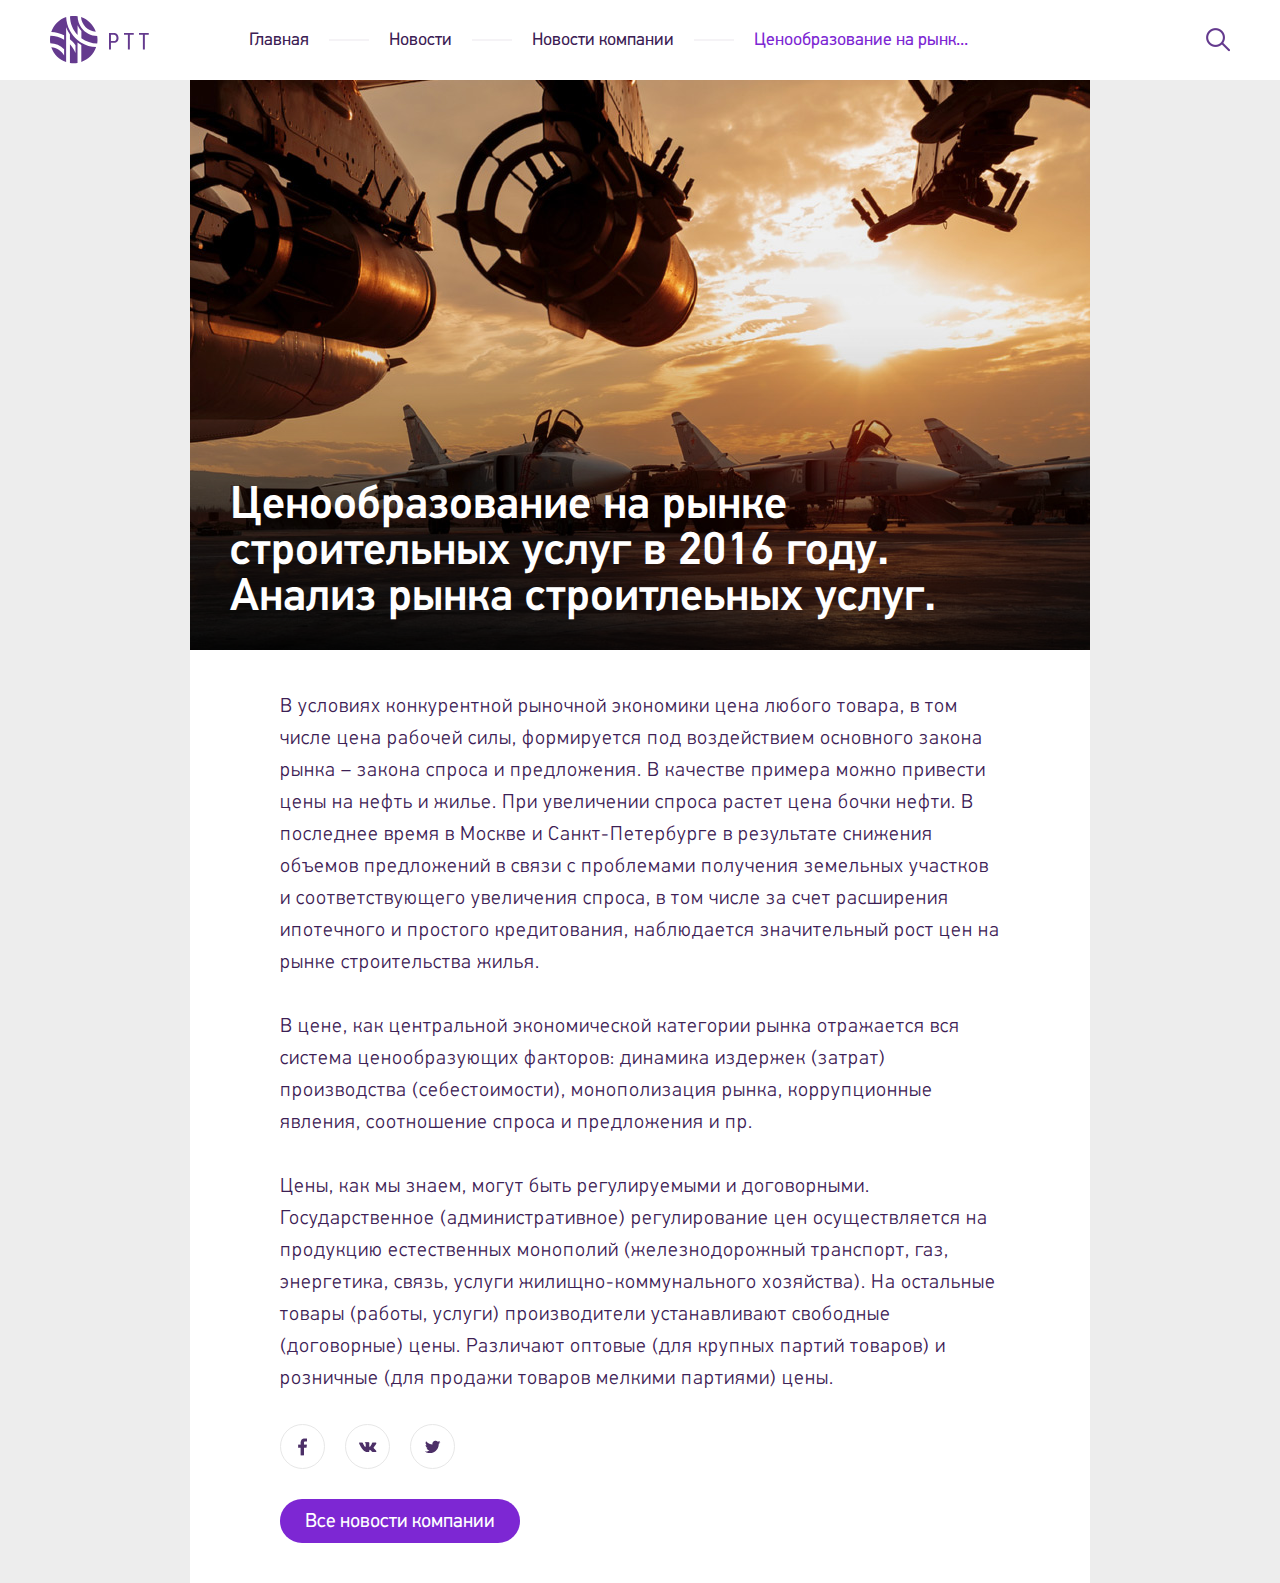
<file: detal-news-comp.html>
<!DOCTYPE html>
<html lang="ru">
<head>
	<meta charset="utf-8">
	<meta name="viewport" content="width=device-width, initial-scale=1.0">
	<meta http-equiv="Content-type" content="text/html; utf-8">
	<meta http-equiv="Content-language" content="ru-RU">
	<meta name="robots" content="all">
	<meta name="description" content="">
	<meta name="keywords" content="">
	<title>Разводящая новостей</title>
	<link rel="shortcut icon" href="favicon.ico@v=2" type="image/x-icon"/> 
	<link rel="icon" href="favicon.ico@v=2" type="image/x-icon"/>
	<link rel="stylesheet" href="css/normalize.css"/>
	<link rel="stylesheet" href="fonts/fonts.css"/>
	<link rel="stylesheet" href="css/default.css"/>
	<link rel="stylesheet" href="css/main.css"/>
	<link rel="stylesheet" href="js/pagepiling/jquery.pagepiling.css"/>
	<link rel="stylesheet" href="js/scrollbar/jquery.mCustomScrollbar.min.css">
</head>
<body>
	<header class="header clearfix">
		<div class="mob-header clearfix">
			<a href="#" class="back">
				Назад
			</a>
			<a href="#" class="search">
				Поиск
			</a>
		</div>
		<div class="logo">
			<a href="#" class="link">
				<svg xmlns="http://www.w3.org/2000/svg" id="logo" width="99" height="48" viewBox="0 0 99 48" class="logo"><title>RTT</title><path id="logo1" d="M68.31 63.65C66.98 62.839999999999996 65.71000000000001 61.94 64.52 60.949999999999996C61.419999999999995 58.379999999999995 58.849999999999994 55.24999999999999 56.92999999999999 51.709999999999994C54.629999999999995 47.49999999999999 53.33999999999999 42.8 53.15999999999999 37.99999999999999C46.12999999999999 40.379999999999995 40.609999999999985 45.91 38.23999999999999 52.94999999999999C42.719999999999985 53.11999999999999 47.109999999999985 54.26999999999999 51.109999999999985 56.30999999999999L51.109999999999985 60.64999999999999C46.93999999999998 58.12999999999999 42.179999999999986 56.779999999999994 37.30999999999999 56.72999999999999C37.09999999999999 57.98999999999999 36.999999999999986 59.25999999999999 36.999999999999986 60.52999999999999L36.999999999999986 60.52999999999999C36.999999999999986 61.80999999999999 37.09999999999999 63.08999999999999 37.30999999999999 64.34999999999998C42.499999999999986 64.41999999999997 47.45999999999999 66.52999999999999 51.109999999999985 70.22999999999998L51.109999999999985 76.48999999999998C48.48999999999999 71.74999999999999 43.679999999999986 68.63999999999999 38.289999999999985 68.19999999999999C40.679999999999986 75.17999999999999 46.15999999999998 80.66 53.12999999999998 83.02999999999999L53.12999999999998 48.19999999999999C54.079999999999984 50.819999999999986 55.35999999999998 53.30999999999999 56.92999999999998 55.609999999999985L56.92999999999998 60.149999999999984C57.62999999999998 60.72999999999998 58.28999999999998 61.33999999999998 58.939999999999976 61.97999999999998C60.24999999999998 63.26999999999998 61.439999999999976 64.66999999999999 62.49999999999998 66.16999999999999L62.49999999999998 73.99999999999999C61.58999999999998 71.75999999999999 60.39999999999998 69.64999999999999 58.939999999999976 67.72999999999999C58.31999999999998 66.89999999999999 57.63999999999998 66.1 56.92999999999998 65.35L56.92999999999998 84.00999999999999C58.17999999999998 84.21999999999998 59.44999999999998 84.32 60.71999999999998 84.32L60.71999999999998 84.32C61.98999999999998 84.32 63.25999999999998 84.22 64.51999999999998 84.00999999999999L64.51999999999998 63.519999999999996C65.72999999999998 64.42 66.98999999999998 65.24 68.30999999999999 65.97999999999999L68.30999999999999 83.02999999999999C75.29999999999998 80.64999999999999 80.78999999999999 75.12999999999998 83.15999999999998 68.11999999999999C77.90999999999998 67.91 72.80999999999999 66.36999999999999 68.30999999999999 63.64999999999999Z " fill="#643a8e" fill-opacity="1" transform="matrix(1,0,0,1,-37,-37)" /><path id="logo2" d="M82.8 52.85C80.42 45.870000000000005 74.96 40.39 68 38C68.63 45.92 74.9 52.21 82.8 52.85Z " fill="#643a8e" fill-opacity="1" transform="matrix(1,0,0,1,-37,-37)" /><path id="logo3" d="M68.38 48.71C65.97 45.39 64.64999999999999 41.410000000000004 64.58999999999999 37.31C63.32999999999999 37.1 62.05999999999999 37 60.78999999999999 37L60.78999999999999 37C59.51999999999999 37 58.24999999999999 37.11 56.99999999999999 37.31C57.06999999999999 44.28 59.779999999999994 50.96 64.58 56L64.58 46.2C65.53999999999999 48.28 66.82 50.21 68.38 51.900000000000006L68.38 59.330000000000005C72.97999999999999 62.690000000000005 78.50999999999999 64.52000000000001 84.19999999999999 64.58000000000001C84.39999999999999 63.33000000000001 84.50999999999999 62.06000000000001 84.50999999999999 60.79000000000001L84.50999999999999 60.79000000000001C84.50999999999999 59.51000000000001 84.39999999999999 58.23000000000001 84.19999999999999 56.97000000000001C77.91999999999999 56.87000000000001 72.05999999999999 53.81000000000002 68.38 48.710000000000015Z " fill="#643a8e" fill-opacity="1" transform="matrix(1,0,0,1,-37,-37)" /><path id="text1" d="M96 70.45L96 54L101 54C104 54 105.53 56.27 105.53 58.93C105.53 61.6 103.98 63.86 101 63.86L97.94 63.86L97.94 70.42ZM103.51 58.93C103.51 57.06 102.5 55.73 100.80000000000001 55.73L97.94000000000001 55.73L97.94000000000001 62.12L100.77000000000001 62.12C102.50000000000001 62.12 103.51 60.8 103.51 58.93Z " fill="#643a8e" fill-opacity="1" transform="matrix(1,0,0,1,-37,-37)" /><path id="text2" d="M114.89 70.45L114.89 55.730000000000004L111 55.730000000000004L111 54.00000000000001L120.76 54.00000000000001L120.76 55.730000000000004L116.84 55.730000000000004L116.84 70.45Z " fill="#643a8e" fill-opacity="1" transform="matrix(1,0,0,1,-37,-37)" /><path id="text3" d="M129.89 70.45L129.89 55.730000000000004L125.99999999999999 55.730000000000004L125.99999999999999 54.00000000000001L135.76 54.00000000000001L135.76 55.730000000000004L131.84 55.730000000000004L131.84 70.45Z " fill="#643a8e" fill-opacity="1" transform="matrix(1,0,0,1,-37,-37)" /></svg>
			</a>
		</div>
		<ul class="nav">
			<li class="item">
				<a href="#" class="link">
					Главная
				</a>
			</li>
			<li class="item">
				<a href="#" class="link">
					Новости
				</a>
			</li>
			<li class="item">
				<a href="#" class="link">
					Новости компании
				</a>
			</li>
			<li class="item active">
				<a href="#" class="link">
					Ценообразование на рынк...
				</a>
			</li>
		</ul>
		<a href="#" class="search">
			Поиск
		</a>
	</header>
	<div class="c-page">
		<div class="img-wp">
			<div class="time">
				04.02.2017
			</div>
			<img src="img/img3.jpg" alt="1">
			<h2>
				Ценообразование на рынке строительных услуг в 2016 году.<br>Анализ рынка строитлеьных услуг.
			</h2>
		</div>
		<div class="content-wp">
			<p>
				В условиях конкурентной рыночной экономики цена любого товара, в том числе цена рабочей силы, формируется под воздействием основного закона рынка – закона спроса и предложения. В качестве примера можно привести цены на нефть и жилье. При увеличении спроса растет цена бочки нефти. В последнее время в Москве и Санкт-Петербурге в результате снижения объемов предложений в связи с проблемами получения земельных участков и соответствующего увеличения спроса, в том числе за счет расширения ипотечного и простого кредитования, наблюдается значительный рост цен на рынке строительства жилья.<br><br>В цене, как центральной экономической категории рынка отражается вся система ценообразующих факторов: динамика издержек (затрат) производства (себестоимости), монополизация рынка, коррупционные явления, соотношение спроса и предложения и пр.<br><br>Цены, как мы знаем, могут быть регулируемыми и договорными. Государственное (административное) регулирование цен осуществляется на продукцию естественных монополий (железнодорожный транспорт, газ, энергетика, связь, услуги жилищно-коммунального хозяйства). На остальные товары (работы, услуги) производители устанавливают свободные (договорные) цены. Различают оптовые (для крупных партий товаров) и розничные (для продажи товаров мелкими партиями) цены.
			</p>
			<ul class="social-row">
				<li class="item">
					<a href="#" class="link" style="background-image: url(img/icon/1.png);"></a>
				</li>
				<li class="item">
					<a href="#" class="link" style="background-image: url(img/icon/2.png);"></a>
				</li>
				<li class="item">
					<a href="#" class="link" style="background-image: url(img/icon/3.png);"></a>
				</li>
			</ul>
			<div class="button-wp">
				<a href="#" class="button">
					Все новости компании
				</a>
			</div>
		</div>
		<div class="more-news-wp">
			<a href="#" class="more-news">
				<span>&mdash;</span> Еще новости
			</a>
		</div>
	</div>
	<div class="go-index">
		<a href="#" class="button">
			Все новости компании
		</a>
	</div>
		<!--[if lt IE 9]><script src="http://ie7-js.googlecode.com/svn/version/2.1(beta4)/IE9.js"></script><![endif]-->
<!--[if lt IE 9]><script src="http://html5shiv.googlecode.com/svn/trunk/html5.js"></script><![endif]-->

<!-- Маска поля ввода !-->
	<script src="js/inputmask.min.js"></script>
	<script src="js/jquery.inputmask.js"></script>
<!-- Плавные анимации !-->
	<script src="js/jquery.easing.min.js"></script>
<!-- AJAX-форма !-->
	<script src="js/jquery.form.min.js"></script>
<!-- Кроссбраузерность форм !-->
	<script type="text/javascript" src="js/modernizr-2.5.3.forms.js"></script>
	<script type="text/javascript" data-webforms2-support="validation" src="js/html5forms.min.js"></script>
<!-- Карусель и модальные окна !-->
	<script type="text/javascript" src="js/pagepiling/jquery.pagepiling.min.js"></script>
	<script type="text/javascript" src="js/scrollbar/jquery.mCustomScrollbar.min.js"></script>
<!-- ЯндексКарты -->
	<script src="https://api-maps.yandex.ru/2.1/?lang=ru_RU" type="text/javascript"></script>
	<script type="text/javascript" src="js/yandexmap.js"></script>
	<script src="js/dev/scripts.js"></script>
</body>
</html>
</file>
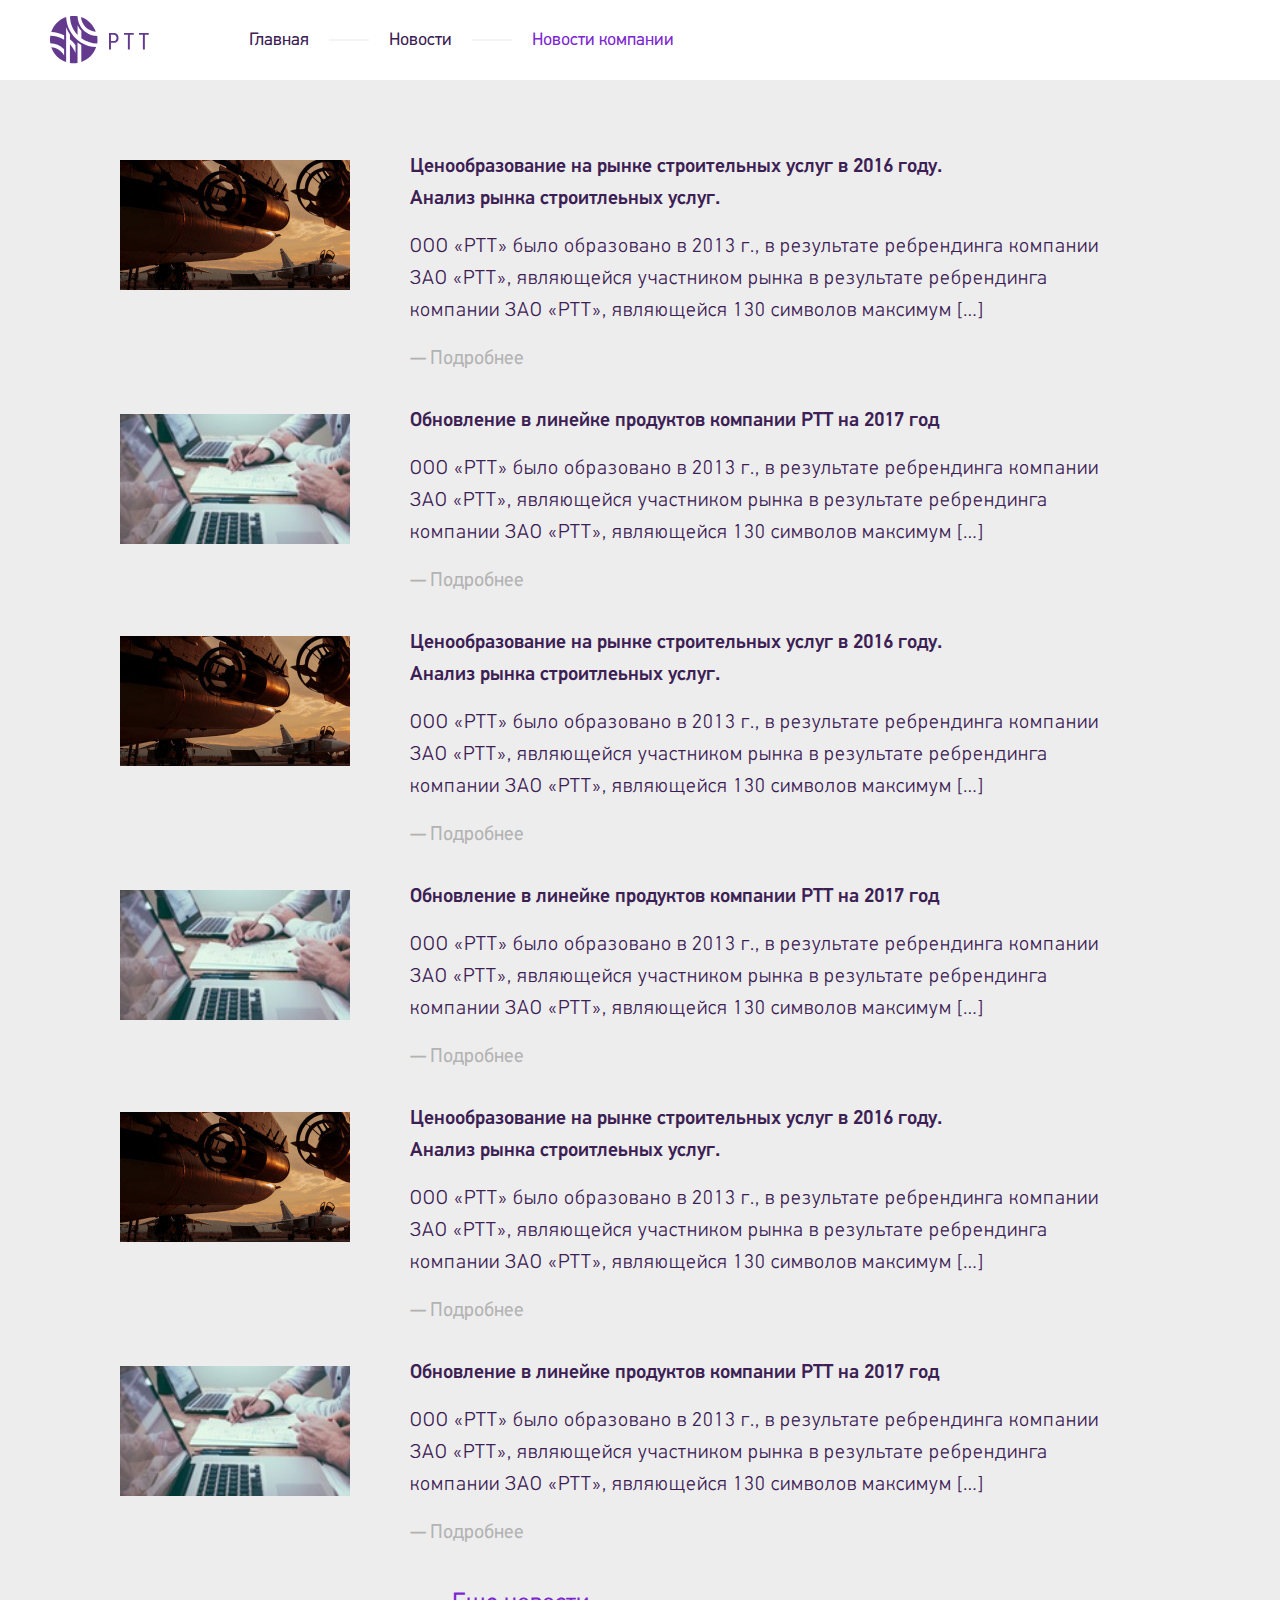
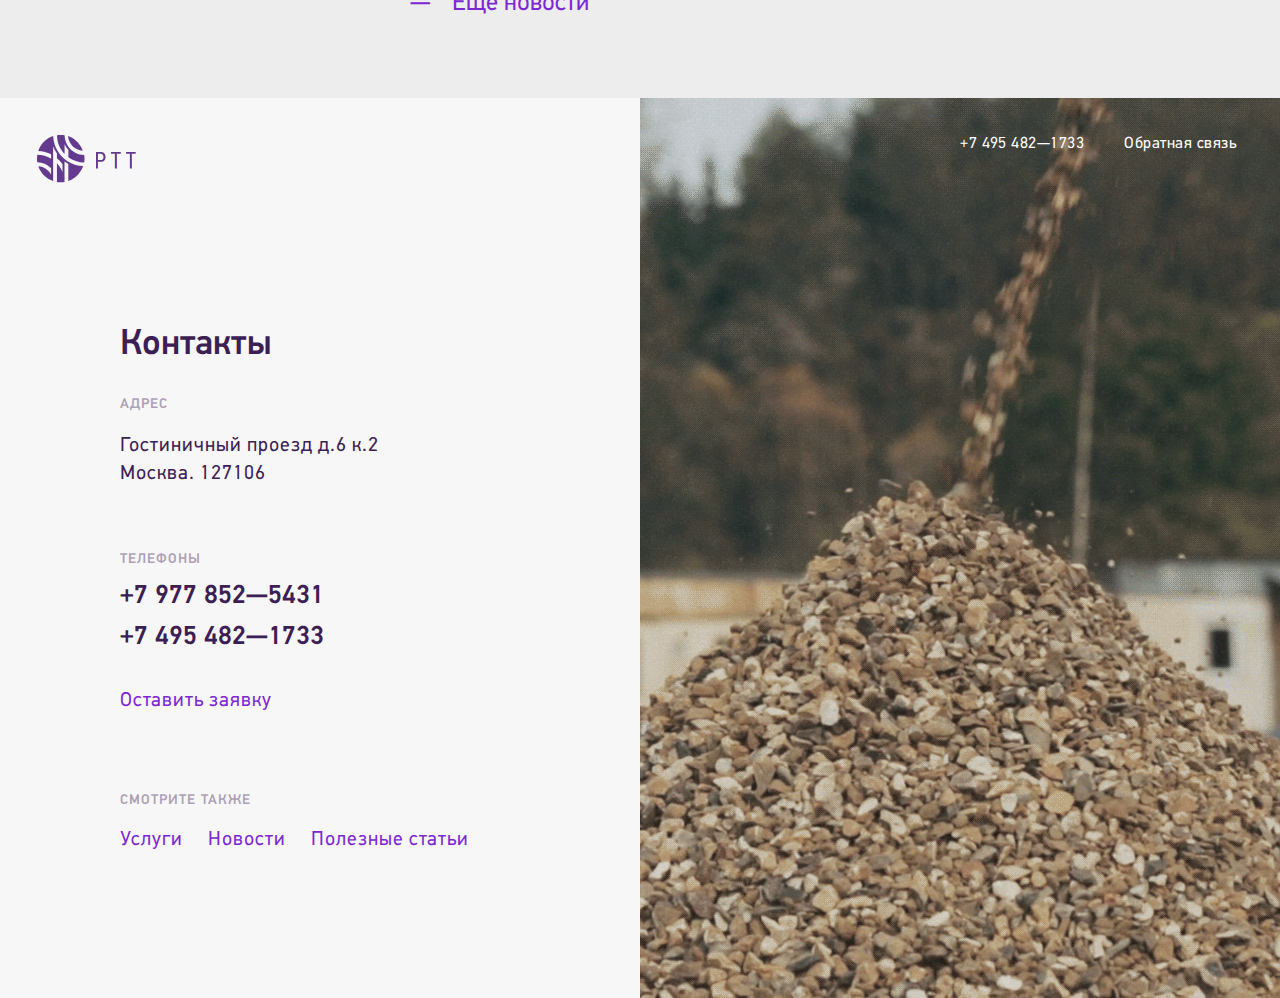
<file: razv-news-comp.html>
<!DOCTYPE html>
<html lang="ru">
<head>
	<meta charset="utf-8">
	<meta name="viewport" content="width=device-width, initial-scale=1.0">
	<meta http-equiv="Content-type" content="text/html; utf-8">
	<meta http-equiv="Content-language" content="ru-RU">
	<meta name="robots" content="all">
	<meta name="description" content="">
	<meta name="keywords" content="">
	<title>Разводящая новостей</title>
	<link rel="shortcut icon" href="favicon.ico@v=2" type="image/x-icon"/> 
	<link rel="icon" href="favicon.ico@v=2" type="image/x-icon"/>
	<link rel="stylesheet" href="css/normalize.css"/>
	<link rel="stylesheet" href="fonts/fonts.css"/>
	<link rel="stylesheet" href="css/default.css"/>
	<link rel="stylesheet" href="css/main.css"/>
	<link rel="stylesheet" href="js/pagepiling/jquery.pagepiling.css"/>
	<link rel="stylesheet" href="js/scrollbar/jquery.mCustomScrollbar.min.css">
</head>
<body>
	<header class="header clearfix">
		<div class="mob-header clearfix">
			<a href="#" class="back">
				Назад
			</a>
			<a href="#" class="search">
				Поиск
			</a>
		</div>
		<div class="logo">
			<a href="#" class="link">
				<svg xmlns="http://www.w3.org/2000/svg" id="logo" width="99" height="48" viewBox="0 0 99 48" class="logo"><title>RTT</title><path id="logo1" d="M68.31 63.65C66.98 62.839999999999996 65.71000000000001 61.94 64.52 60.949999999999996C61.419999999999995 58.379999999999995 58.849999999999994 55.24999999999999 56.92999999999999 51.709999999999994C54.629999999999995 47.49999999999999 53.33999999999999 42.8 53.15999999999999 37.99999999999999C46.12999999999999 40.379999999999995 40.609999999999985 45.91 38.23999999999999 52.94999999999999C42.719999999999985 53.11999999999999 47.109999999999985 54.26999999999999 51.109999999999985 56.30999999999999L51.109999999999985 60.64999999999999C46.93999999999998 58.12999999999999 42.179999999999986 56.779999999999994 37.30999999999999 56.72999999999999C37.09999999999999 57.98999999999999 36.999999999999986 59.25999999999999 36.999999999999986 60.52999999999999L36.999999999999986 60.52999999999999C36.999999999999986 61.80999999999999 37.09999999999999 63.08999999999999 37.30999999999999 64.34999999999998C42.499999999999986 64.41999999999997 47.45999999999999 66.52999999999999 51.109999999999985 70.22999999999998L51.109999999999985 76.48999999999998C48.48999999999999 71.74999999999999 43.679999999999986 68.63999999999999 38.289999999999985 68.19999999999999C40.679999999999986 75.17999999999999 46.15999999999998 80.66 53.12999999999998 83.02999999999999L53.12999999999998 48.19999999999999C54.079999999999984 50.819999999999986 55.35999999999998 53.30999999999999 56.92999999999998 55.609999999999985L56.92999999999998 60.149999999999984C57.62999999999998 60.72999999999998 58.28999999999998 61.33999999999998 58.939999999999976 61.97999999999998C60.24999999999998 63.26999999999998 61.439999999999976 64.66999999999999 62.49999999999998 66.16999999999999L62.49999999999998 73.99999999999999C61.58999999999998 71.75999999999999 60.39999999999998 69.64999999999999 58.939999999999976 67.72999999999999C58.31999999999998 66.89999999999999 57.63999999999998 66.1 56.92999999999998 65.35L56.92999999999998 84.00999999999999C58.17999999999998 84.21999999999998 59.44999999999998 84.32 60.71999999999998 84.32L60.71999999999998 84.32C61.98999999999998 84.32 63.25999999999998 84.22 64.51999999999998 84.00999999999999L64.51999999999998 63.519999999999996C65.72999999999998 64.42 66.98999999999998 65.24 68.30999999999999 65.97999999999999L68.30999999999999 83.02999999999999C75.29999999999998 80.64999999999999 80.78999999999999 75.12999999999998 83.15999999999998 68.11999999999999C77.90999999999998 67.91 72.80999999999999 66.36999999999999 68.30999999999999 63.64999999999999Z " fill="#643a8e" fill-opacity="1" transform="matrix(1,0,0,1,-37,-37)" /><path id="logo2" d="M82.8 52.85C80.42 45.870000000000005 74.96 40.39 68 38C68.63 45.92 74.9 52.21 82.8 52.85Z " fill="#643a8e" fill-opacity="1" transform="matrix(1,0,0,1,-37,-37)" /><path id="logo3" d="M68.38 48.71C65.97 45.39 64.64999999999999 41.410000000000004 64.58999999999999 37.31C63.32999999999999 37.1 62.05999999999999 37 60.78999999999999 37L60.78999999999999 37C59.51999999999999 37 58.24999999999999 37.11 56.99999999999999 37.31C57.06999999999999 44.28 59.779999999999994 50.96 64.58 56L64.58 46.2C65.53999999999999 48.28 66.82 50.21 68.38 51.900000000000006L68.38 59.330000000000005C72.97999999999999 62.690000000000005 78.50999999999999 64.52000000000001 84.19999999999999 64.58000000000001C84.39999999999999 63.33000000000001 84.50999999999999 62.06000000000001 84.50999999999999 60.79000000000001L84.50999999999999 60.79000000000001C84.50999999999999 59.51000000000001 84.39999999999999 58.23000000000001 84.19999999999999 56.97000000000001C77.91999999999999 56.87000000000001 72.05999999999999 53.81000000000002 68.38 48.710000000000015Z " fill="#643a8e" fill-opacity="1" transform="matrix(1,0,0,1,-37,-37)" /><path id="text1" d="M96 70.45L96 54L101 54C104 54 105.53 56.27 105.53 58.93C105.53 61.6 103.98 63.86 101 63.86L97.94 63.86L97.94 70.42ZM103.51 58.93C103.51 57.06 102.5 55.73 100.80000000000001 55.73L97.94000000000001 55.73L97.94000000000001 62.12L100.77000000000001 62.12C102.50000000000001 62.12 103.51 60.8 103.51 58.93Z " fill="#643a8e" fill-opacity="1" transform="matrix(1,0,0,1,-37,-37)" /><path id="text2" d="M114.89 70.45L114.89 55.730000000000004L111 55.730000000000004L111 54.00000000000001L120.76 54.00000000000001L120.76 55.730000000000004L116.84 55.730000000000004L116.84 70.45Z " fill="#643a8e" fill-opacity="1" transform="matrix(1,0,0,1,-37,-37)" /><path id="text3" d="M129.89 70.45L129.89 55.730000000000004L125.99999999999999 55.730000000000004L125.99999999999999 54.00000000000001L135.76 54.00000000000001L135.76 55.730000000000004L131.84 55.730000000000004L131.84 70.45Z " fill="#643a8e" fill-opacity="1" transform="matrix(1,0,0,1,-37,-37)" /></svg>
			</a>
		</div>
		<ul class="nav">
			<li class="item">
				<a href="#" class="link">
					Главная
				</a>
			</li>
			<li class="item">
				<a href="#" class="link">
					Новости
				</a>
			</li>
			<li class="item active">
				<a href="#" class="link">
					Новости компании
				</a>
			</li>
		</ul>
	</header>
	<div class="page">
		<ul class="news-comp-list">
			<li class="item clearfix">
				<div class="time">
					21.02.2017
				</div>
				<div class="image-wp">
					<img src="img/img1.jpg" alt="1">
				</div>
				<div class="text-wp">
					<a href="#" class="title">
						Ценообразование на рынке строительных услуг в 2016 году.<br>Анализ рынка строитлеьных услуг.
					</a>
					<p class="description">
						ООО «РТТ» было образовано в 2013 г., в результате ребрендинга компании ЗАО «РТТ», являющейся участником рынка в результате ребрендинга компании ЗАО «РТТ», являющейся 130 символов максимум […]
					</p>
					<a href="#" class="more">
						&mdash; Подробнее
					</a>
				</div>
			</li>
			<li class="item clearfix">
				<div class="time">
					21.02.2017
				</div>
				<div class="image-wp">
					<img src="img/img2.jpg" alt="1">
				</div>
				<div class="text-wp">
					<a href="#" class="title">
						Обновление в линейке продуктов компании РТТ на 2017 год
					</a>
					<p class="description">
						ООО «РТТ» было образовано в 2013 г., в результате ребрендинга компании ЗАО «РТТ», являющейся участником рынка в результате ребрендинга компании ЗАО «РТТ», являющейся 130 символов максимум […]
					</p>
					<a href="#" class="more">
						&mdash; Подробнее
					</a>
				</div>
			</li>
			<li class="item clearfix">
				<div class="time">
					21.02.2017
				</div>
				<div class="image-wp">
					<img src="img/img1.jpg" alt="1">
				</div>
				<div class="text-wp">
					<a href="#" class="title">
						Ценообразование на рынке строительных услуг в 2016 году.<br>Анализ рынка строитлеьных услуг.
					</a>
					<p class="description">
						ООО «РТТ» было образовано в 2013 г., в результате ребрендинга компании ЗАО «РТТ», являющейся участником рынка в результате ребрендинга компании ЗАО «РТТ», являющейся 130 символов максимум […]
					</p>
					<a href="#" class="more">
						&mdash; Подробнее
					</a>
				</div>
			</li>
			<li class="item clearfix">
				<div class="time">
					21.02.2017
				</div>
				<div class="image-wp">
					<img src="img/img2.jpg" alt="1">
				</div>
				<div class="text-wp">
					<a href="#" class="title">
						Обновление в линейке продуктов компании РТТ на 2017 год
					</a>
					<p class="description">
						ООО «РТТ» было образовано в 2013 г., в результате ребрендинга компании ЗАО «РТТ», являющейся участником рынка в результате ребрендинга компании ЗАО «РТТ», являющейся 130 символов максимум […]
					</p>
					<a href="#" class="more">
						&mdash; Подробнее
					</a>
				</div>
			</li>
			<li class="item clearfix">
				<div class="time">
					21.02.2017
				</div>
				<div class="image-wp">
					<img src="img/img1.jpg" alt="1">
				</div>
				<div class="text-wp">
					<a href="#" class="title">
						Ценообразование на рынке строительных услуг в 2016 году.<br>Анализ рынка строитлеьных услуг.
					</a>
					<p class="description">
						ООО «РТТ» было образовано в 2013 г., в результате ребрендинга компании ЗАО «РТТ», являющейся участником рынка в результате ребрендинга компании ЗАО «РТТ», являющейся 130 символов максимум […]
					</p>
					<a href="#" class="more">
						&mdash; Подробнее
					</a>
				</div>
			</li>
			<li class="item clearfix">
				<div class="time">
					21.02.2017
				</div>
				<div class="image-wp">
					<img src="img/img2.jpg" alt="1">
				</div>
				<div class="text-wp">
					<a href="#" class="title">
						Обновление в линейке продуктов компании РТТ на 2017 год
					</a>
					<p class="description">
						ООО «РТТ» было образовано в 2013 г., в результате ребрендинга компании ЗАО «РТТ», являющейся участником рынка в результате ребрендинга компании ЗАО «РТТ», являющейся 130 символов максимум […]
					</p>
					<a href="#" class="more">
						&mdash; Подробнее
					</a>
				</div>
			</li>
		</ul>
		<div class="more-news-wp">
			<a href="#" class="more-news">
				<span>&mdash;</span> Еще новости
			</a>
		</div>
	</div>
	<div class="go-index">
		<a href="#" class="button">
			На главную
		</a>
	</div>
	<section class="section contacts footer" data-name="<span onclick='$.fn.pagepiling.moveSectionUp();'>Назад</span>" data-whiteblock="true">
		<div class="left">
			<svg xmlns="http://www.w3.org/2000/svg" id="logo" width="99" height="48" viewBox="0 0 99 48" class="logo">
						<title>RTT</title>
						<path id="logo1" d="M68.31 63.65C66.98 62.839999999999996 65.71000000000001 61.94 64.52 60.949999999999996C61.419999999999995 58.379999999999995 58.849999999999994 55.24999999999999 56.92999999999999 51.709999999999994C54.629999999999995 47.49999999999999 53.33999999999999 42.8 53.15999999999999 37.99999999999999C46.12999999999999 40.379999999999995 40.609999999999985 45.91 38.23999999999999 52.94999999999999C42.719999999999985 53.11999999999999 47.109999999999985 54.26999999999999 51.109999999999985 56.30999999999999L51.109999999999985 60.64999999999999C46.93999999999998 58.12999999999999 42.179999999999986 56.779999999999994 37.30999999999999 56.72999999999999C37.09999999999999 57.98999999999999 36.999999999999986 59.25999999999999 36.999999999999986 60.52999999999999L36.999999999999986 60.52999999999999C36.999999999999986 61.80999999999999 37.09999999999999 63.08999999999999 37.30999999999999 64.34999999999998C42.499999999999986 64.41999999999997 47.45999999999999 66.52999999999999 51.109999999999985 70.22999999999998L51.109999999999985 76.48999999999998C48.48999999999999 71.74999999999999 43.679999999999986 68.63999999999999 38.289999999999985 68.19999999999999C40.679999999999986 75.17999999999999 46.15999999999998 80.66 53.12999999999998 83.02999999999999L53.12999999999998 48.19999999999999C54.079999999999984 50.819999999999986 55.35999999999998 53.30999999999999 56.92999999999998 55.609999999999985L56.92999999999998 60.149999999999984C57.62999999999998 60.72999999999998 58.28999999999998 61.33999999999998 58.939999999999976 61.97999999999998C60.24999999999998 63.26999999999998 61.439999999999976 64.66999999999999 62.49999999999998 66.16999999999999L62.49999999999998 73.99999999999999C61.58999999999998 71.75999999999999 60.39999999999998 69.64999999999999 58.939999999999976 67.72999999999999C58.31999999999998 66.89999999999999 57.63999999999998 66.1 56.92999999999998 65.35L56.92999999999998 84.00999999999999C58.17999999999998 84.21999999999998 59.44999999999998 84.32 60.71999999999998 84.32L60.71999999999998 84.32C61.98999999999998 84.32 63.25999999999998 84.22 64.51999999999998 84.00999999999999L64.51999999999998 63.519999999999996C65.72999999999998 64.42 66.98999999999998 65.24 68.30999999999999 65.97999999999999L68.30999999999999 83.02999999999999C75.29999999999998 80.64999999999999 80.78999999999999 75.12999999999998 83.15999999999998 68.11999999999999C77.90999999999998 67.91 72.80999999999999 66.36999999999999 68.30999999999999 63.64999999999999Z " fill="#643a8e" fill-opacity="1" transform="matrix(1,0,0,1,-37,-37)" /><path id="logo2" d="M82.8 52.85C80.42 45.870000000000005 74.96 40.39 68 38C68.63 45.92 74.9 52.21 82.8 52.85Z " fill="#643a8e" fill-opacity="1" transform="matrix(1,0,0,1,-37,-37)" /><path id="logo3" d="M68.38 48.71C65.97 45.39 64.64999999999999 41.410000000000004 64.58999999999999 37.31C63.32999999999999 37.1 62.05999999999999 37 60.78999999999999 37L60.78999999999999 37C59.51999999999999 37 58.24999999999999 37.11 56.99999999999999 37.31C57.06999999999999 44.28 59.779999999999994 50.96 64.58 56L64.58 46.2C65.53999999999999 48.28 66.82 50.21 68.38 51.900000000000006L68.38 59.330000000000005C72.97999999999999 62.690000000000005 78.50999999999999 64.52000000000001 84.19999999999999 64.58000000000001C84.39999999999999 63.33000000000001 84.50999999999999 62.06000000000001 84.50999999999999 60.79000000000001L84.50999999999999 60.79000000000001C84.50999999999999 59.51000000000001 84.39999999999999 58.23000000000001 84.19999999999999 56.97000000000001C77.91999999999999 56.87000000000001 72.05999999999999 53.81000000000002 68.38 48.710000000000015Z " fill="#643a8e" fill-opacity="1" transform="matrix(1,0,0,1,-37,-37)" /><path id="text1" d="M96 70.45L96 54L101 54C104 54 105.53 56.27 105.53 58.93C105.53 61.6 103.98 63.86 101 63.86L97.94 63.86L97.94 70.42ZM103.51 58.93C103.51 57.06 102.5 55.73 100.80000000000001 55.73L97.94000000000001 55.73L97.94000000000001 62.12L100.77000000000001 62.12C102.50000000000001 62.12 103.51 60.8 103.51 58.93Z " fill="#643a8e" fill-opacity="1" transform="matrix(1,0,0,1,-37,-37)" /><path id="text2" d="M114.89 70.45L114.89 55.730000000000004L111 55.730000000000004L111 54.00000000000001L120.76 54.00000000000001L120.76 55.730000000000004L116.84 55.730000000000004L116.84 70.45Z " fill="#643a8e" fill-opacity="1" transform="matrix(1,0,0,1,-37,-37)" /><path id="text3" d="M129.89 70.45L129.89 55.730000000000004L125.99999999999999 55.730000000000004L125.99999999999999 54.00000000000001L135.76 54.00000000000001L135.76 55.730000000000004L131.84 55.730000000000004L131.84 70.45Z " fill="#643a8e" fill-opacity="1" transform="matrix(1,0,0,1,-37,-37)" /></svg>
			<div class="container">
				<h2>Контакты</h2>
				<div class="address">
					<p class="mini">Адрес</p>
					<p class="big">Гостиничный проезд д.6 к.2 <br>
					Москва. 127106</p>
				</div>
				<div class="phone">
					<p class="mini">Телефоны</p>
					<p class="phone"><a href="tel:+79778525431">+7 977 852—5431</a> <br><br>
					<a href="tel:+74954821733">+7 495 482—1733</a></p>
					<p class="big"><a href="index.html#popup">Оставить заявку</a></p>
				</div>
				<div class="more">
					<p class="mini">Смотрите также</p>
					<p class="line">
						<a href="#">Услуги</a>
						<a href="#">Новости</a>
						<a href="#">Полезные статьи</a>
					</p>
				</div>
			</div>
		</div>
		<div class="right">
			<p class="small">
				<a href="#">
					Обратная связь
				</a>
			</p>
			<p class="small">
				<a href="tel:+74954821733">+7 495 482—1733</a>
			</p>
			<div class="videocontainer">
				<!--<video autoplay loop>
					<source src="img/Untitled%20Project3.mp4" type="video/mp4">
				</video>-->
				<img src="img/Comp-1.gif" loop="infinite" alt="@@">
				<div class="noise"></div>
			</div>
		</div>
	</section>
	<!--[if lt IE 9]><script src="http://ie7-js.googlecode.com/svn/version/2.1(beta4)/IE9.js"></script><![endif]-->
<!--[if lt IE 9]><script src="http://html5shiv.googlecode.com/svn/trunk/html5.js"></script><![endif]-->

<!-- Маска поля ввода !-->
	<script src="js/inputmask.min.js"></script>
	<script src="js/jquery.inputmask.js"></script>
<!-- Плавные анимации !-->
	<script src="js/jquery.easing.min.js"></script>
<!-- AJAX-форма !-->
	<script src="js/jquery.form.min.js"></script>
<!-- Кроссбраузерность форм !-->
	<script type="text/javascript" src="js/modernizr-2.5.3.forms.js"></script>
	<script type="text/javascript" data-webforms2-support="validation" src="js/html5forms.min.js"></script>
<!-- Карусель и модальные окна !-->
	<script type="text/javascript" src="js/pagepiling/jquery.pagepiling.min.js"></script>
	<script type="text/javascript" src="js/scrollbar/jquery.mCustomScrollbar.min.js"></script>
<!-- ЯндексКарты -->
	<script src="https://api-maps.yandex.ru/2.1/?lang=ru_RU" type="text/javascript"></script>
	<script type="text/javascript" src="js/yandexmap.js"></script>
	<script src="js/dev/scripts.js"></script>
</body>
</html>
</file>
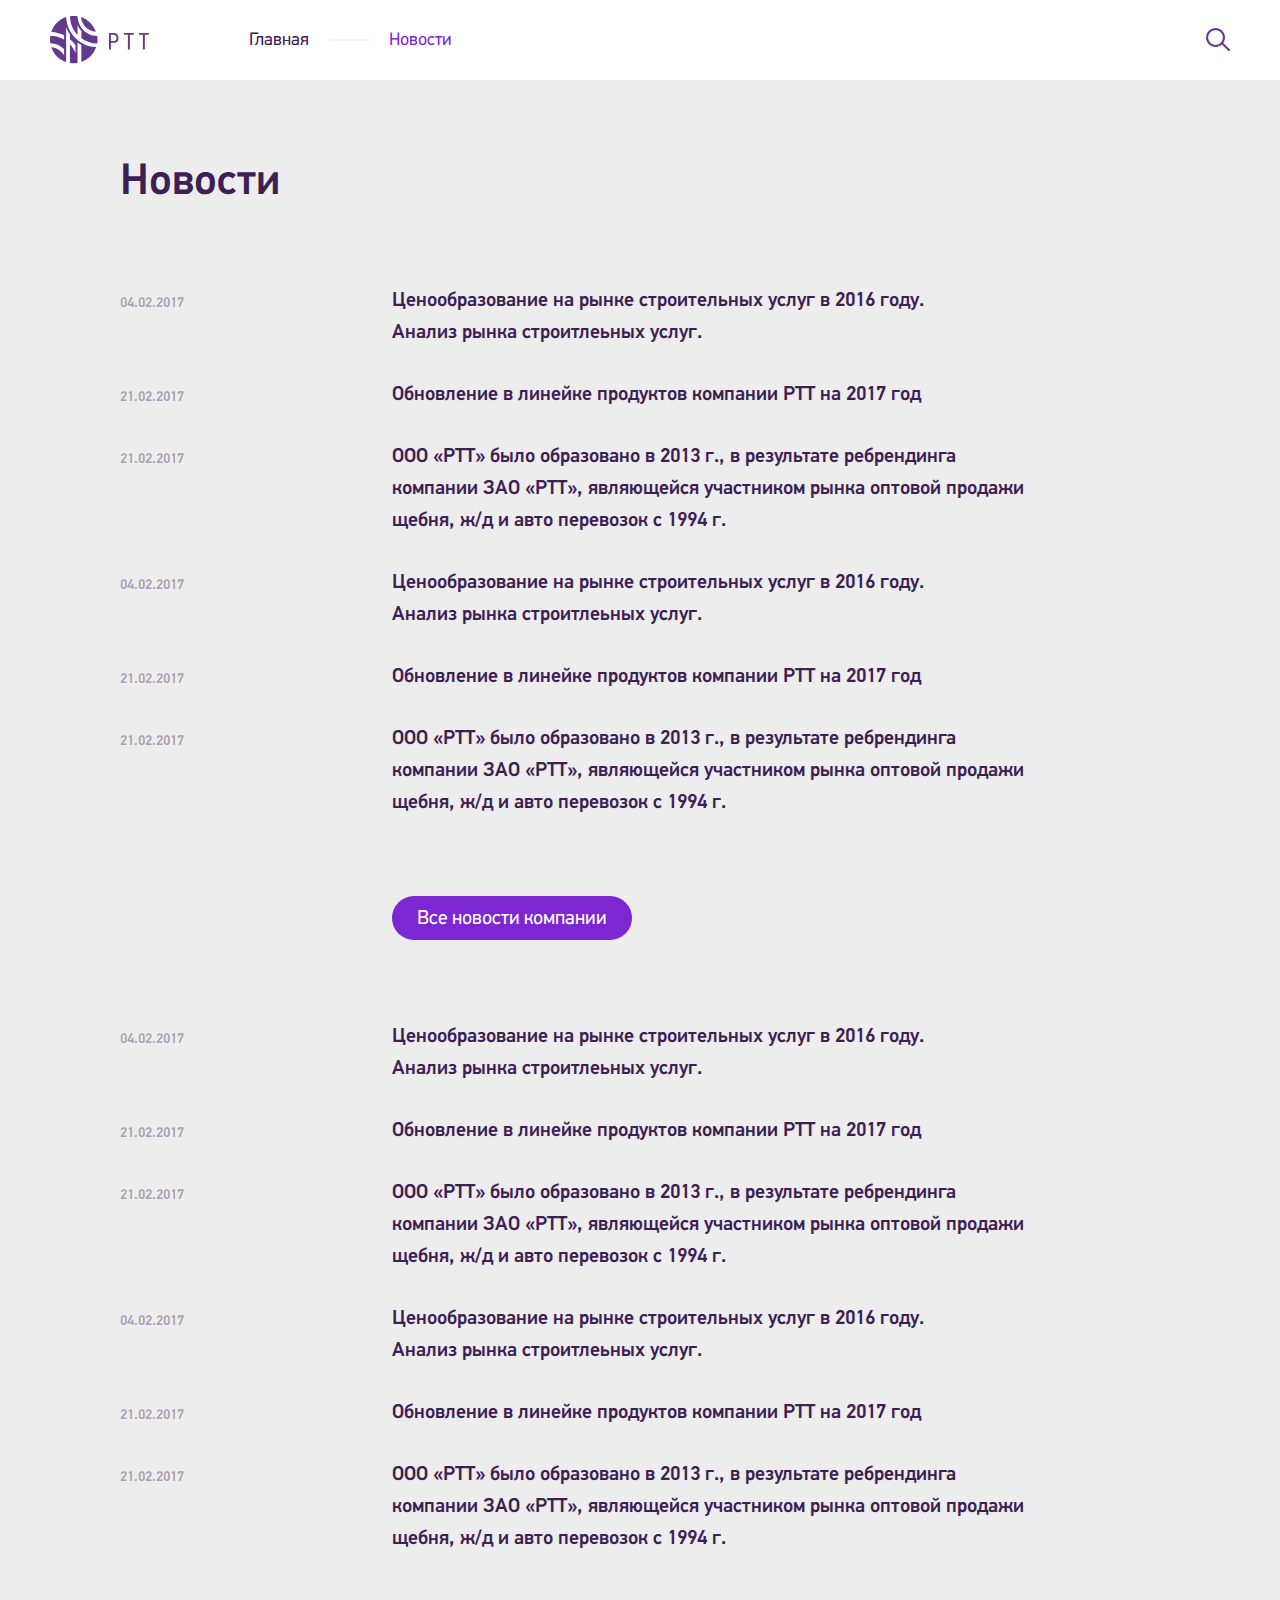
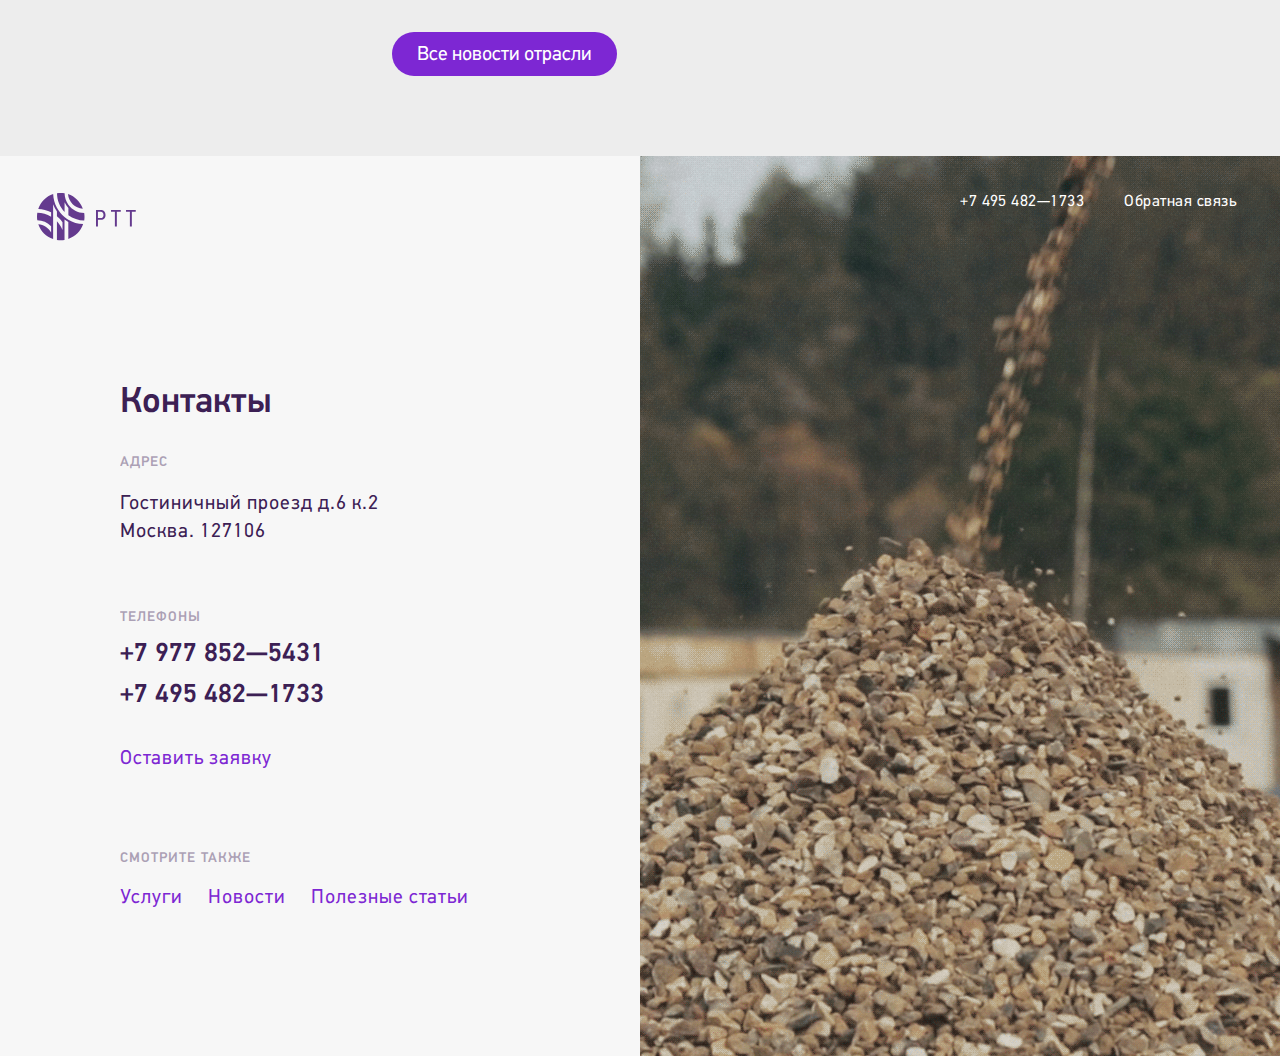
<file: razv-news.html>
<!DOCTYPE html>
<html lang="ru">
<head>
	<meta charset="utf-8">
	<meta name="viewport" content="width=device-width, initial-scale=1.0">
	<meta http-equiv="Content-type" content="text/html; utf-8">
	<meta http-equiv="Content-language" content="ru-RU">
	<meta name="robots" content="all">
	<meta name="description" content="">
	<meta name="keywords" content="">
	<title>Разводящая новостей</title>
	<link rel="shortcut icon" href="favicon.ico@v=2" type="image/x-icon"/> 
	<link rel="icon" href="favicon.ico@v=2" type="image/x-icon"/>
	<link rel="stylesheet" href="css/normalize.css"/>
	<link rel="stylesheet" href="fonts/fonts.css"/>
	<link rel="stylesheet" href="css/default.css"/>
	<link rel="stylesheet" href="css/main.css"/>
	<link rel="stylesheet" href="js/pagepiling/jquery.pagepiling.css"/>
	<link rel="stylesheet" href="js/scrollbar/jquery.mCustomScrollbar.min.css">
</head>
<body>
	<header class="header clearfix">
		<div class="mob-header clearfix">
			<a href="#" class="back">
				Назад
			</a>
			<a href="#" class="search">
				Поиск
			</a>
		</div>
		<div class="logo">
			<a href="#" class="link">
				<svg xmlns="http://www.w3.org/2000/svg" id="logo" width="99" height="48" viewBox="0 0 99 48" class="logo"><title>RTT</title><path id="logo1" d="M68.31 63.65C66.98 62.839999999999996 65.71000000000001 61.94 64.52 60.949999999999996C61.419999999999995 58.379999999999995 58.849999999999994 55.24999999999999 56.92999999999999 51.709999999999994C54.629999999999995 47.49999999999999 53.33999999999999 42.8 53.15999999999999 37.99999999999999C46.12999999999999 40.379999999999995 40.609999999999985 45.91 38.23999999999999 52.94999999999999C42.719999999999985 53.11999999999999 47.109999999999985 54.26999999999999 51.109999999999985 56.30999999999999L51.109999999999985 60.64999999999999C46.93999999999998 58.12999999999999 42.179999999999986 56.779999999999994 37.30999999999999 56.72999999999999C37.09999999999999 57.98999999999999 36.999999999999986 59.25999999999999 36.999999999999986 60.52999999999999L36.999999999999986 60.52999999999999C36.999999999999986 61.80999999999999 37.09999999999999 63.08999999999999 37.30999999999999 64.34999999999998C42.499999999999986 64.41999999999997 47.45999999999999 66.52999999999999 51.109999999999985 70.22999999999998L51.109999999999985 76.48999999999998C48.48999999999999 71.74999999999999 43.679999999999986 68.63999999999999 38.289999999999985 68.19999999999999C40.679999999999986 75.17999999999999 46.15999999999998 80.66 53.12999999999998 83.02999999999999L53.12999999999998 48.19999999999999C54.079999999999984 50.819999999999986 55.35999999999998 53.30999999999999 56.92999999999998 55.609999999999985L56.92999999999998 60.149999999999984C57.62999999999998 60.72999999999998 58.28999999999998 61.33999999999998 58.939999999999976 61.97999999999998C60.24999999999998 63.26999999999998 61.439999999999976 64.66999999999999 62.49999999999998 66.16999999999999L62.49999999999998 73.99999999999999C61.58999999999998 71.75999999999999 60.39999999999998 69.64999999999999 58.939999999999976 67.72999999999999C58.31999999999998 66.89999999999999 57.63999999999998 66.1 56.92999999999998 65.35L56.92999999999998 84.00999999999999C58.17999999999998 84.21999999999998 59.44999999999998 84.32 60.71999999999998 84.32L60.71999999999998 84.32C61.98999999999998 84.32 63.25999999999998 84.22 64.51999999999998 84.00999999999999L64.51999999999998 63.519999999999996C65.72999999999998 64.42 66.98999999999998 65.24 68.30999999999999 65.97999999999999L68.30999999999999 83.02999999999999C75.29999999999998 80.64999999999999 80.78999999999999 75.12999999999998 83.15999999999998 68.11999999999999C77.90999999999998 67.91 72.80999999999999 66.36999999999999 68.30999999999999 63.64999999999999Z " fill="#643a8e" fill-opacity="1" transform="matrix(1,0,0,1,-37,-37)" /><path id="logo2" d="M82.8 52.85C80.42 45.870000000000005 74.96 40.39 68 38C68.63 45.92 74.9 52.21 82.8 52.85Z " fill="#643a8e" fill-opacity="1" transform="matrix(1,0,0,1,-37,-37)" /><path id="logo3" d="M68.38 48.71C65.97 45.39 64.64999999999999 41.410000000000004 64.58999999999999 37.31C63.32999999999999 37.1 62.05999999999999 37 60.78999999999999 37L60.78999999999999 37C59.51999999999999 37 58.24999999999999 37.11 56.99999999999999 37.31C57.06999999999999 44.28 59.779999999999994 50.96 64.58 56L64.58 46.2C65.53999999999999 48.28 66.82 50.21 68.38 51.900000000000006L68.38 59.330000000000005C72.97999999999999 62.690000000000005 78.50999999999999 64.52000000000001 84.19999999999999 64.58000000000001C84.39999999999999 63.33000000000001 84.50999999999999 62.06000000000001 84.50999999999999 60.79000000000001L84.50999999999999 60.79000000000001C84.50999999999999 59.51000000000001 84.39999999999999 58.23000000000001 84.19999999999999 56.97000000000001C77.91999999999999 56.87000000000001 72.05999999999999 53.81000000000002 68.38 48.710000000000015Z " fill="#643a8e" fill-opacity="1" transform="matrix(1,0,0,1,-37,-37)" /><path id="text1" d="M96 70.45L96 54L101 54C104 54 105.53 56.27 105.53 58.93C105.53 61.6 103.98 63.86 101 63.86L97.94 63.86L97.94 70.42ZM103.51 58.93C103.51 57.06 102.5 55.73 100.80000000000001 55.73L97.94000000000001 55.73L97.94000000000001 62.12L100.77000000000001 62.12C102.50000000000001 62.12 103.51 60.8 103.51 58.93Z " fill="#643a8e" fill-opacity="1" transform="matrix(1,0,0,1,-37,-37)" /><path id="text2" d="M114.89 70.45L114.89 55.730000000000004L111 55.730000000000004L111 54.00000000000001L120.76 54.00000000000001L120.76 55.730000000000004L116.84 55.730000000000004L116.84 70.45Z " fill="#643a8e" fill-opacity="1" transform="matrix(1,0,0,1,-37,-37)" /><path id="text3" d="M129.89 70.45L129.89 55.730000000000004L125.99999999999999 55.730000000000004L125.99999999999999 54.00000000000001L135.76 54.00000000000001L135.76 55.730000000000004L131.84 55.730000000000004L131.84 70.45Z " fill="#643a8e" fill-opacity="1" transform="matrix(1,0,0,1,-37,-37)" /></svg>
			</a>
		</div>
		<ul class="nav">
			<li class="item">
				<a href="#" class="link">
					Главная
				</a>
			</li>
			<li class="item active">
				<a href="#" class="link">
					Новости
				</a>
			</li>
		</ul>
		<a href="#" class="search">
			Поиск
		</a>
	</header>
	<div class="page">
		<h2 class="title">
			Новости
		</h2>
		<ul class="news-list">
			<li class="item clearfix">
				<div class="time">
					04.02.2017
				</div>
				<a href="#" class="link">
					Ценообразование на рынке строительных услуг в 2016 году.<br>Анализ рынка строитлеьных услуг.
				</a>
			</li>
			<li class="item clearfix">
				<div class="time">
					21.02.2017
				</div>
				<a href="#" class="link">
					Обновление в линейке продуктов компании РТТ на 2017 год
				</a>
			</li>
			<li class="item clearfix">
				<div class="time">
					21.02.2017
				</div>
				<a href="#" class="link">
					ООО «РТТ» было образовано в 2013 г., в результате ребрендинга компании ЗАО «РТТ», являющейся участником рынка оптовой продажи щебня, ж/д и авто перевозок с 1994 г.
				</a>
			</li>
			<li class="item clearfix">
				<div class="time">
					04.02.2017
				</div>
				<a href="#" class="link">
					Ценообразование на рынке строительных услуг в 2016 году.<br>Анализ рынка строитлеьных услуг.
				</a>
			</li>
			<li class="item clearfix">
				<div class="time">
					21.02.2017
				</div>
				<a href="#" class="link">
					Обновление в линейке продуктов компании РТТ на 2017 год
				</a>
			</li>
			<li class="item clearfix">
				<div class="time">
					21.02.2017
				</div>
				<a href="#" class="link">
					ООО «РТТ» было образовано в 2013 г., в результате ребрендинга компании ЗАО «РТТ», являющейся участником рынка оптовой продажи щебня, ж/д и авто перевозок с 1994 г.
				</a>
			</li>
			<li class="button-wp">
				<a href="#" class="button">
					Все новости компании
				</a>
			</li>
		</ul>
		<ul class="news-list">
			<li class="item clearfix">
				<div class="time">
					04.02.2017
				</div>
				<a href="#" class="link">
					Ценообразование на рынке строительных услуг в 2016 году.<br>Анализ рынка строитлеьных услуг.
				</a>
			</li>
			<li class="item clearfix">
				<div class="time">
					21.02.2017
				</div>
				<a href="#" class="link">
					Обновление в линейке продуктов компании РТТ на 2017 год
				</a>
			</li>
			<li class="item clearfix">
				<div class="time">
					21.02.2017
				</div>
				<a href="#" class="link">
					ООО «РТТ» было образовано в 2013 г., в результате ребрендинга компании ЗАО «РТТ», являющейся участником рынка оптовой продажи щебня, ж/д и авто перевозок с 1994 г.
				</a>
			</li>
			<li class="item clearfix">
				<div class="time">
					04.02.2017
				</div>
				<a href="#" class="link">
					Ценообразование на рынке строительных услуг в 2016 году.<br>Анализ рынка строитлеьных услуг.
				</a>
			</li>
			<li class="item clearfix">
				<div class="time">
					21.02.2017
				</div>
				<a href="#" class="link">
					Обновление в линейке продуктов компании РТТ на 2017 год
				</a>
			</li>
			<li class="item clearfix">
				<div class="time">
					21.02.2017
				</div>
				<a href="#" class="link">
					ООО «РТТ» было образовано в 2013 г., в результате ребрендинга компании ЗАО «РТТ», являющейся участником рынка оптовой продажи щебня, ж/д и авто перевозок с 1994 г.
				</a>
			</li>
			<li class="button-wp">
				<a href="#" class="button">
					Все новости отрасли
				</a>
			</li>
		</ul>
	</div>
	<div class="go-index">
		<a href="#" class="button">
			На главную
		</a>
	</div>
	<section class="section contacts footer" data-name="<span onclick='$.fn.pagepiling.moveSectionUp();'>Назад</span>" data-whiteblock="true">
		<div class="left">
			<svg xmlns="http://www.w3.org/2000/svg" id="logo" width="99" height="48" viewBox="0 0 99 48" class="logo">
						<title>RTT</title>
						<path id="logo1" d="M68.31 63.65C66.98 62.839999999999996 65.71000000000001 61.94 64.52 60.949999999999996C61.419999999999995 58.379999999999995 58.849999999999994 55.24999999999999 56.92999999999999 51.709999999999994C54.629999999999995 47.49999999999999 53.33999999999999 42.8 53.15999999999999 37.99999999999999C46.12999999999999 40.379999999999995 40.609999999999985 45.91 38.23999999999999 52.94999999999999C42.719999999999985 53.11999999999999 47.109999999999985 54.26999999999999 51.109999999999985 56.30999999999999L51.109999999999985 60.64999999999999C46.93999999999998 58.12999999999999 42.179999999999986 56.779999999999994 37.30999999999999 56.72999999999999C37.09999999999999 57.98999999999999 36.999999999999986 59.25999999999999 36.999999999999986 60.52999999999999L36.999999999999986 60.52999999999999C36.999999999999986 61.80999999999999 37.09999999999999 63.08999999999999 37.30999999999999 64.34999999999998C42.499999999999986 64.41999999999997 47.45999999999999 66.52999999999999 51.109999999999985 70.22999999999998L51.109999999999985 76.48999999999998C48.48999999999999 71.74999999999999 43.679999999999986 68.63999999999999 38.289999999999985 68.19999999999999C40.679999999999986 75.17999999999999 46.15999999999998 80.66 53.12999999999998 83.02999999999999L53.12999999999998 48.19999999999999C54.079999999999984 50.819999999999986 55.35999999999998 53.30999999999999 56.92999999999998 55.609999999999985L56.92999999999998 60.149999999999984C57.62999999999998 60.72999999999998 58.28999999999998 61.33999999999998 58.939999999999976 61.97999999999998C60.24999999999998 63.26999999999998 61.439999999999976 64.66999999999999 62.49999999999998 66.16999999999999L62.49999999999998 73.99999999999999C61.58999999999998 71.75999999999999 60.39999999999998 69.64999999999999 58.939999999999976 67.72999999999999C58.31999999999998 66.89999999999999 57.63999999999998 66.1 56.92999999999998 65.35L56.92999999999998 84.00999999999999C58.17999999999998 84.21999999999998 59.44999999999998 84.32 60.71999999999998 84.32L60.71999999999998 84.32C61.98999999999998 84.32 63.25999999999998 84.22 64.51999999999998 84.00999999999999L64.51999999999998 63.519999999999996C65.72999999999998 64.42 66.98999999999998 65.24 68.30999999999999 65.97999999999999L68.30999999999999 83.02999999999999C75.29999999999998 80.64999999999999 80.78999999999999 75.12999999999998 83.15999999999998 68.11999999999999C77.90999999999998 67.91 72.80999999999999 66.36999999999999 68.30999999999999 63.64999999999999Z " fill="#643a8e" fill-opacity="1" transform="matrix(1,0,0,1,-37,-37)" /><path id="logo2" d="M82.8 52.85C80.42 45.870000000000005 74.96 40.39 68 38C68.63 45.92 74.9 52.21 82.8 52.85Z " fill="#643a8e" fill-opacity="1" transform="matrix(1,0,0,1,-37,-37)" /><path id="logo3" d="M68.38 48.71C65.97 45.39 64.64999999999999 41.410000000000004 64.58999999999999 37.31C63.32999999999999 37.1 62.05999999999999 37 60.78999999999999 37L60.78999999999999 37C59.51999999999999 37 58.24999999999999 37.11 56.99999999999999 37.31C57.06999999999999 44.28 59.779999999999994 50.96 64.58 56L64.58 46.2C65.53999999999999 48.28 66.82 50.21 68.38 51.900000000000006L68.38 59.330000000000005C72.97999999999999 62.690000000000005 78.50999999999999 64.52000000000001 84.19999999999999 64.58000000000001C84.39999999999999 63.33000000000001 84.50999999999999 62.06000000000001 84.50999999999999 60.79000000000001L84.50999999999999 60.79000000000001C84.50999999999999 59.51000000000001 84.39999999999999 58.23000000000001 84.19999999999999 56.97000000000001C77.91999999999999 56.87000000000001 72.05999999999999 53.81000000000002 68.38 48.710000000000015Z " fill="#643a8e" fill-opacity="1" transform="matrix(1,0,0,1,-37,-37)" /><path id="text1" d="M96 70.45L96 54L101 54C104 54 105.53 56.27 105.53 58.93C105.53 61.6 103.98 63.86 101 63.86L97.94 63.86L97.94 70.42ZM103.51 58.93C103.51 57.06 102.5 55.73 100.80000000000001 55.73L97.94000000000001 55.73L97.94000000000001 62.12L100.77000000000001 62.12C102.50000000000001 62.12 103.51 60.8 103.51 58.93Z " fill="#643a8e" fill-opacity="1" transform="matrix(1,0,0,1,-37,-37)" /><path id="text2" d="M114.89 70.45L114.89 55.730000000000004L111 55.730000000000004L111 54.00000000000001L120.76 54.00000000000001L120.76 55.730000000000004L116.84 55.730000000000004L116.84 70.45Z " fill="#643a8e" fill-opacity="1" transform="matrix(1,0,0,1,-37,-37)" /><path id="text3" d="M129.89 70.45L129.89 55.730000000000004L125.99999999999999 55.730000000000004L125.99999999999999 54.00000000000001L135.76 54.00000000000001L135.76 55.730000000000004L131.84 55.730000000000004L131.84 70.45Z " fill="#643a8e" fill-opacity="1" transform="matrix(1,0,0,1,-37,-37)" /></svg>
			<div class="container">
				<h2>Контакты</h2>
				<div class="address">
					<p class="mini">Адрес</p>
					<p class="big">Гостиничный проезд д.6 к.2 <br>
					Москва. 127106</p>
				</div>
				<div class="phone">
					<p class="mini">Телефоны</p>
					<p class="phone"><a href="tel:+79778525431">+7 977 852—5431</a> <br><br>
					<a href="tel:+74954821733">+7 495 482—1733</a></p>
					<p class="big"><a href="index.html#popup">Оставить заявку</a></p>
				</div>
				<div class="more">
					<p class="mini">Смотрите также</p>
					<p class="line">
						<a href="#">Услуги</a>
						<a href="#">Новости</a>
						<a href="#">Полезные статьи</a>
					</p>
				</div>
			</div>
		</div>
		<div class="right">
			<p class="small">
				<a href="#">
					Обратная связь
				</a>
			</p>
			<p class="small">
				<a href="tel:+74954821733">+7 495 482—1733</a>
			</p>
			<div class="videocontainer">
				<!--<video autoplay loop>
					<source src="img/Untitled%20Project3.mp4" type="video/mp4">
				</video>-->
				<img src="img/Comp-1.gif" loop="infinite" alt="@@">
				<div class="noise"></div>
			</div>
		</div>
	</section>
	<!--[if lt IE 9]><script src="http://ie7-js.googlecode.com/svn/version/2.1(beta4)/IE9.js"></script><![endif]-->
<!--[if lt IE 9]><script src="http://html5shiv.googlecode.com/svn/trunk/html5.js"></script><![endif]-->

<!-- Маска поля ввода !-->
	<script src="js/inputmask.min.js"></script>
	<script src="js/jquery.inputmask.js"></script>
<!-- Плавные анимации !-->
	<script src="js/jquery.easing.min.js"></script>
<!-- AJAX-форма !-->
	<script src="js/jquery.form.min.js"></script>
<!-- Кроссбраузерность форм !-->
	<script type="text/javascript" src="js/modernizr-2.5.3.forms.js"></script>
	<script type="text/javascript" data-webforms2-support="validation" src="js/html5forms.min.js"></script>
<!-- Карусель и модальные окна !-->
	<script type="text/javascript" src="js/pagepiling/jquery.pagepiling.min.js"></script>
	<script type="text/javascript" src="js/scrollbar/jquery.mCustomScrollbar.min.js"></script>
<!-- ЯндексКарты -->
	<script src="https://api-maps.yandex.ru/2.1/?lang=ru_RU" type="text/javascript"></script>
	<script type="text/javascript" src="js/yandexmap.js"></script>
	<script src="js/dev/scripts.js"></script>
</body>
</html>
</file>
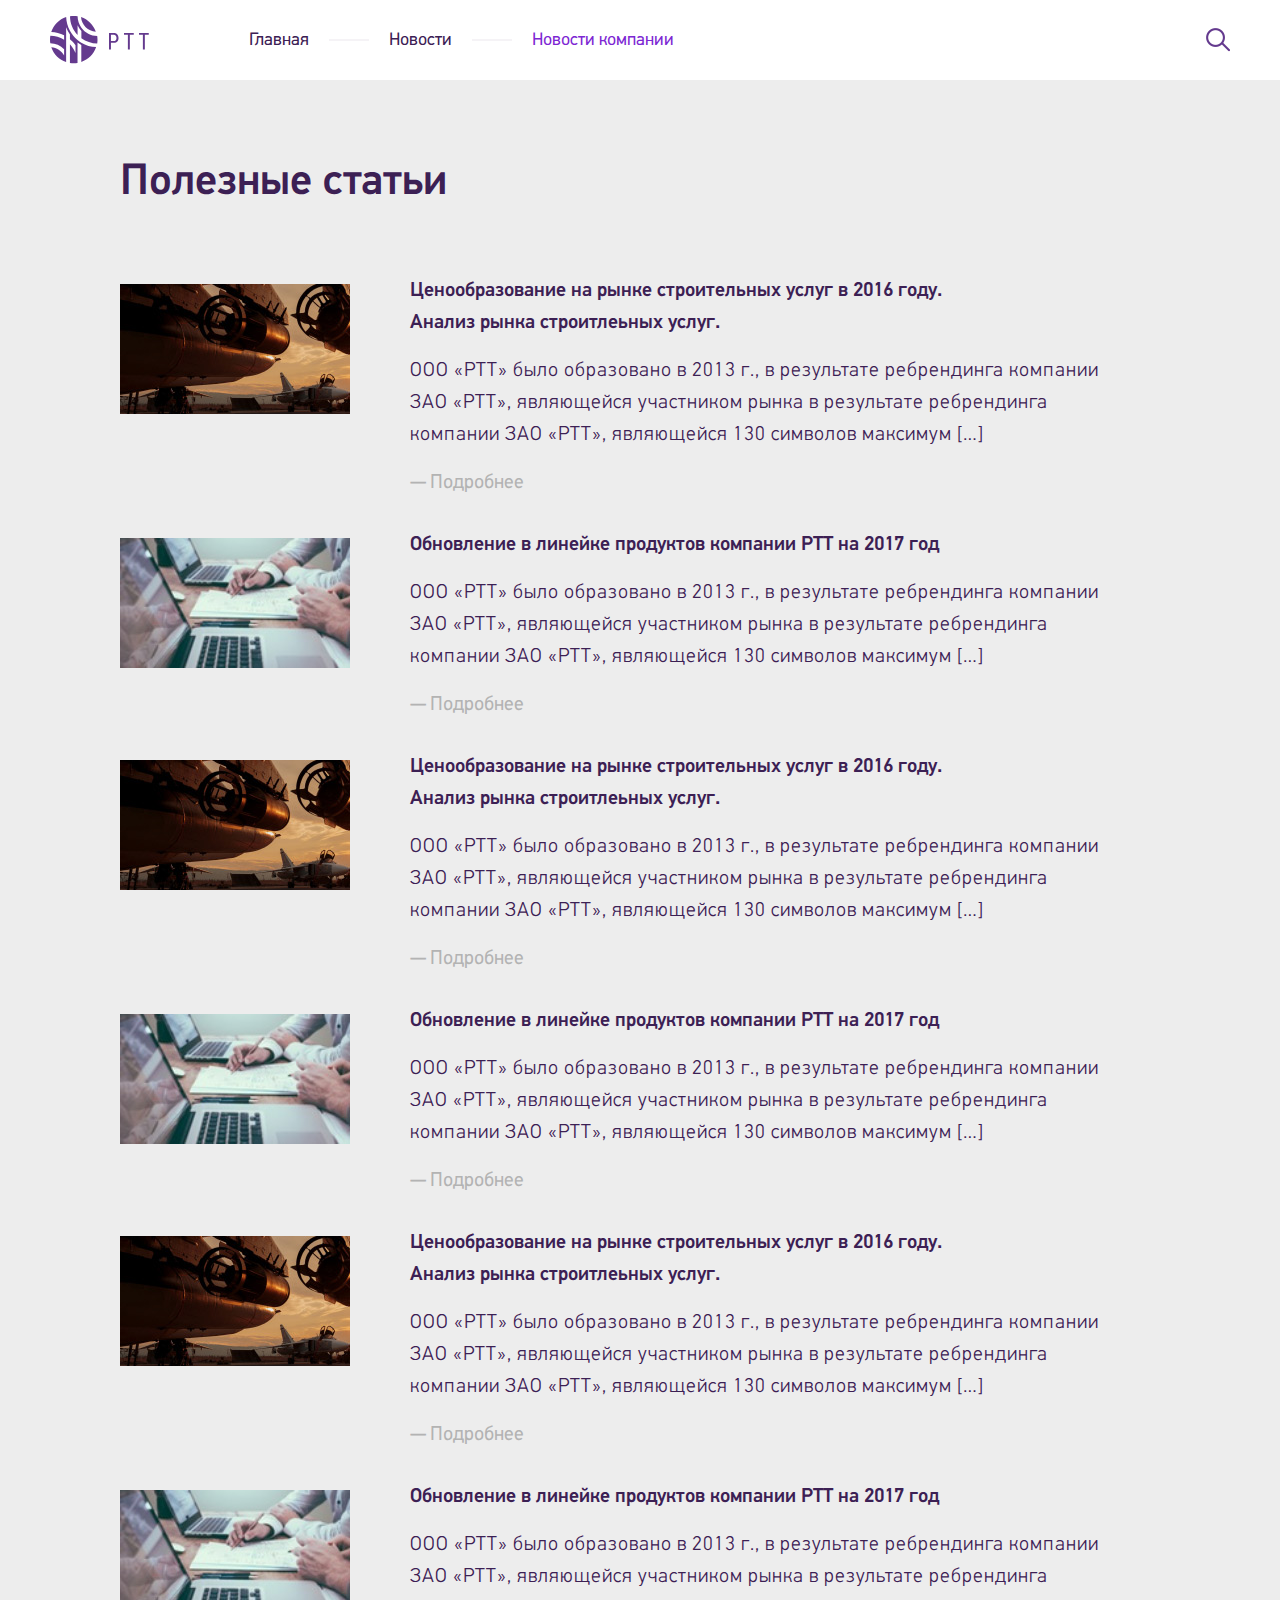
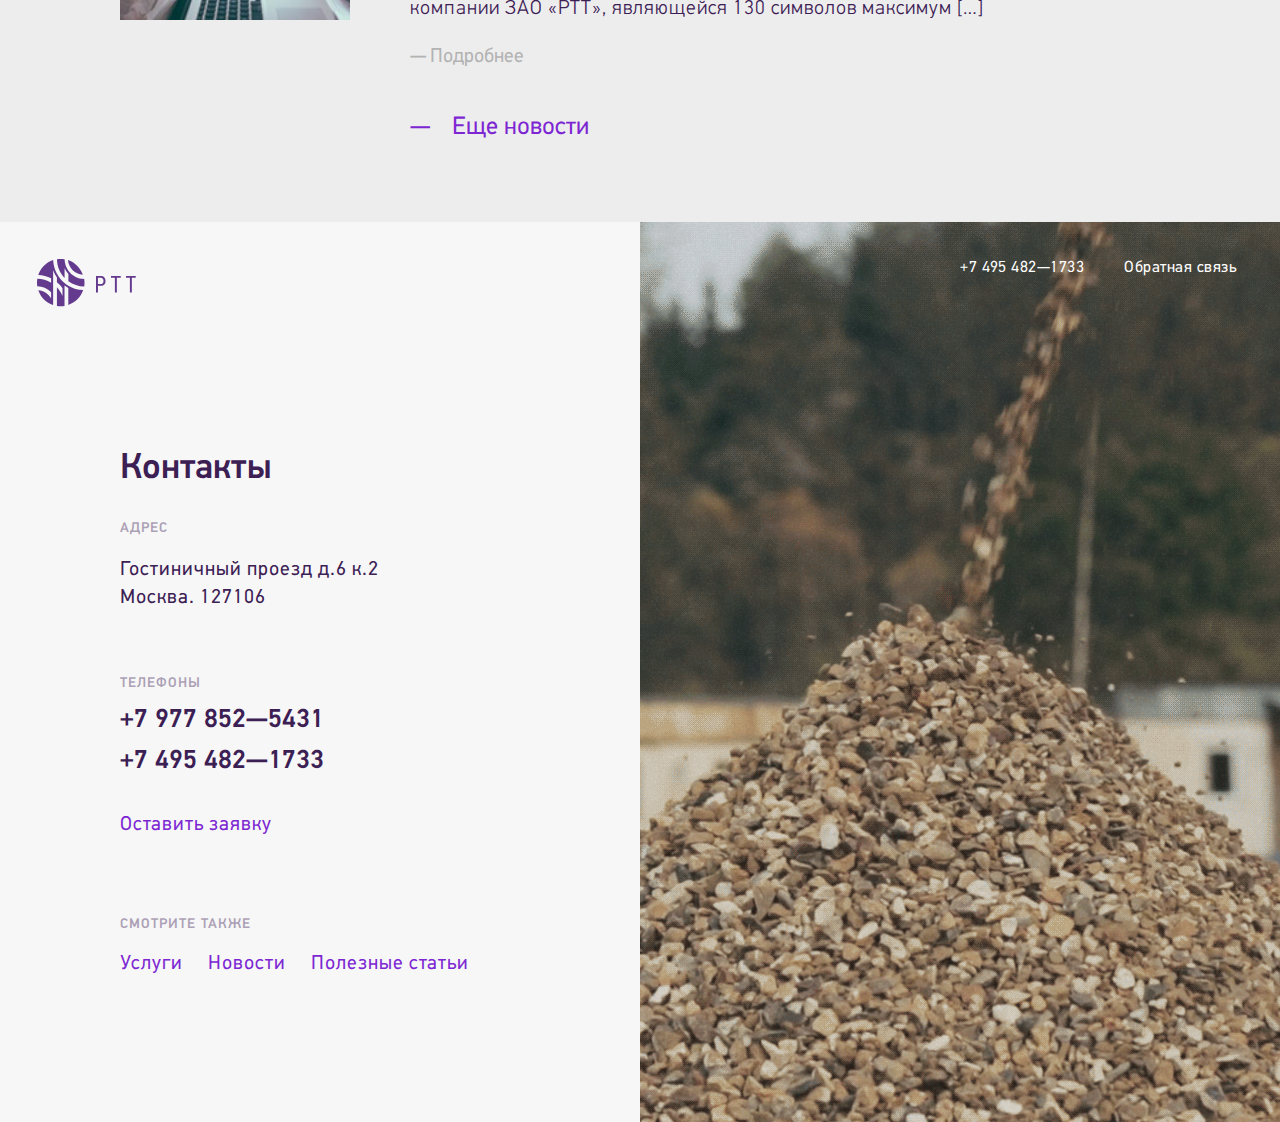
<file: razv-stat.html>
<!DOCTYPE html>
<html lang="ru">
<head>
	<meta charset="utf-8">
	<meta name="viewport" content="width=device-width, initial-scale=1.0">
	<meta http-equiv="Content-type" content="text/html; utf-8">
	<meta http-equiv="Content-language" content="ru-RU">
	<meta name="robots" content="all">
	<meta name="description" content="">
	<meta name="keywords" content="">
	<title>Разводящая новостей</title>
	<link rel="shortcut icon" href="favicon.ico@v=2" type="image/x-icon"/> 
	<link rel="icon" href="favicon.ico@v=2" type="image/x-icon"/>
	<link rel="stylesheet" href="css/normalize.css"/>
	<link rel="stylesheet" href="fonts/fonts.css"/>
	<link rel="stylesheet" href="css/default.css"/>
	<link rel="stylesheet" href="css/main.css"/>
	<link rel="stylesheet" href="js/pagepiling/jquery.pagepiling.css"/>
	<link rel="stylesheet" href="js/scrollbar/jquery.mCustomScrollbar.min.css">
</head>
<body>
	<header class="header clearfix">
		<div class="mob-header clearfix">
			<a href="#" class="back">
				Назад
			</a>
			<a href="#" class="search">
				Поиск
			</a>
		</div>
		<div class="logo">
			<a href="#" class="link">
				<svg xmlns="http://www.w3.org/2000/svg" id="logo" width="99" height="48" viewBox="0 0 99 48" class="logo"><title>RTT</title><path id="logo1" d="M68.31 63.65C66.98 62.839999999999996 65.71000000000001 61.94 64.52 60.949999999999996C61.419999999999995 58.379999999999995 58.849999999999994 55.24999999999999 56.92999999999999 51.709999999999994C54.629999999999995 47.49999999999999 53.33999999999999 42.8 53.15999999999999 37.99999999999999C46.12999999999999 40.379999999999995 40.609999999999985 45.91 38.23999999999999 52.94999999999999C42.719999999999985 53.11999999999999 47.109999999999985 54.26999999999999 51.109999999999985 56.30999999999999L51.109999999999985 60.64999999999999C46.93999999999998 58.12999999999999 42.179999999999986 56.779999999999994 37.30999999999999 56.72999999999999C37.09999999999999 57.98999999999999 36.999999999999986 59.25999999999999 36.999999999999986 60.52999999999999L36.999999999999986 60.52999999999999C36.999999999999986 61.80999999999999 37.09999999999999 63.08999999999999 37.30999999999999 64.34999999999998C42.499999999999986 64.41999999999997 47.45999999999999 66.52999999999999 51.109999999999985 70.22999999999998L51.109999999999985 76.48999999999998C48.48999999999999 71.74999999999999 43.679999999999986 68.63999999999999 38.289999999999985 68.19999999999999C40.679999999999986 75.17999999999999 46.15999999999998 80.66 53.12999999999998 83.02999999999999L53.12999999999998 48.19999999999999C54.079999999999984 50.819999999999986 55.35999999999998 53.30999999999999 56.92999999999998 55.609999999999985L56.92999999999998 60.149999999999984C57.62999999999998 60.72999999999998 58.28999999999998 61.33999999999998 58.939999999999976 61.97999999999998C60.24999999999998 63.26999999999998 61.439999999999976 64.66999999999999 62.49999999999998 66.16999999999999L62.49999999999998 73.99999999999999C61.58999999999998 71.75999999999999 60.39999999999998 69.64999999999999 58.939999999999976 67.72999999999999C58.31999999999998 66.89999999999999 57.63999999999998 66.1 56.92999999999998 65.35L56.92999999999998 84.00999999999999C58.17999999999998 84.21999999999998 59.44999999999998 84.32 60.71999999999998 84.32L60.71999999999998 84.32C61.98999999999998 84.32 63.25999999999998 84.22 64.51999999999998 84.00999999999999L64.51999999999998 63.519999999999996C65.72999999999998 64.42 66.98999999999998 65.24 68.30999999999999 65.97999999999999L68.30999999999999 83.02999999999999C75.29999999999998 80.64999999999999 80.78999999999999 75.12999999999998 83.15999999999998 68.11999999999999C77.90999999999998 67.91 72.80999999999999 66.36999999999999 68.30999999999999 63.64999999999999Z " fill="#643a8e" fill-opacity="1" transform="matrix(1,0,0,1,-37,-37)" /><path id="logo2" d="M82.8 52.85C80.42 45.870000000000005 74.96 40.39 68 38C68.63 45.92 74.9 52.21 82.8 52.85Z " fill="#643a8e" fill-opacity="1" transform="matrix(1,0,0,1,-37,-37)" /><path id="logo3" d="M68.38 48.71C65.97 45.39 64.64999999999999 41.410000000000004 64.58999999999999 37.31C63.32999999999999 37.1 62.05999999999999 37 60.78999999999999 37L60.78999999999999 37C59.51999999999999 37 58.24999999999999 37.11 56.99999999999999 37.31C57.06999999999999 44.28 59.779999999999994 50.96 64.58 56L64.58 46.2C65.53999999999999 48.28 66.82 50.21 68.38 51.900000000000006L68.38 59.330000000000005C72.97999999999999 62.690000000000005 78.50999999999999 64.52000000000001 84.19999999999999 64.58000000000001C84.39999999999999 63.33000000000001 84.50999999999999 62.06000000000001 84.50999999999999 60.79000000000001L84.50999999999999 60.79000000000001C84.50999999999999 59.51000000000001 84.39999999999999 58.23000000000001 84.19999999999999 56.97000000000001C77.91999999999999 56.87000000000001 72.05999999999999 53.81000000000002 68.38 48.710000000000015Z " fill="#643a8e" fill-opacity="1" transform="matrix(1,0,0,1,-37,-37)" /><path id="text1" d="M96 70.45L96 54L101 54C104 54 105.53 56.27 105.53 58.93C105.53 61.6 103.98 63.86 101 63.86L97.94 63.86L97.94 70.42ZM103.51 58.93C103.51 57.06 102.5 55.73 100.80000000000001 55.73L97.94000000000001 55.73L97.94000000000001 62.12L100.77000000000001 62.12C102.50000000000001 62.12 103.51 60.8 103.51 58.93Z " fill="#643a8e" fill-opacity="1" transform="matrix(1,0,0,1,-37,-37)" /><path id="text2" d="M114.89 70.45L114.89 55.730000000000004L111 55.730000000000004L111 54.00000000000001L120.76 54.00000000000001L120.76 55.730000000000004L116.84 55.730000000000004L116.84 70.45Z " fill="#643a8e" fill-opacity="1" transform="matrix(1,0,0,1,-37,-37)" /><path id="text3" d="M129.89 70.45L129.89 55.730000000000004L125.99999999999999 55.730000000000004L125.99999999999999 54.00000000000001L135.76 54.00000000000001L135.76 55.730000000000004L131.84 55.730000000000004L131.84 70.45Z " fill="#643a8e" fill-opacity="1" transform="matrix(1,0,0,1,-37,-37)" /></svg>
			</a>
		</div>
		<ul class="nav">
			<li class="item">
				<a href="#" class="link">
					Главная
				</a>
			</li>
			<li class="item">
				<a href="#" class="link">
					Новости
				</a>
			</li>
			<li class="item active">
				<a href="#" class="link">
					Новости компании
				</a>
			</li>
		</ul>
		<a href="#" class="search">
			Поиск
		</a>
	</header>
	<div class="page">
		<h2 class="title">
			Полезные статьи
		</h2>
		<ul class="news-comp-list">
			<li class="item clearfix">
				<div class="time">
					21.02.2017
				</div>
				<div class="image-wp">
					<img src="img/img1.jpg" alt="1">
				</div>
				<div class="text-wp">
					<a href="#" class="title">
						Ценообразование на рынке строительных услуг в 2016 году.<br>Анализ рынка строитлеьных услуг.
					</a>
					<p class="description">
						ООО «РТТ» было образовано в 2013 г., в результате ребрендинга компании ЗАО «РТТ», являющейся участником рынка в результате ребрендинга компании ЗАО «РТТ», являющейся 130 символов максимум […]
					</p>
					<a href="#" class="more">
						&mdash; Подробнее
					</a>
				</div>
			</li>
			<li class="item clearfix">
				<div class="time">
					21.02.2017
				</div>
				<div class="image-wp">
					<img src="img/img2.jpg" alt="1">
				</div>
				<div class="text-wp">
					<a href="#" class="title">
						Обновление в линейке продуктов компании РТТ на 2017 год
					</a>
					<p class="description">
						ООО «РТТ» было образовано в 2013 г., в результате ребрендинга компании ЗАО «РТТ», являющейся участником рынка в результате ребрендинга компании ЗАО «РТТ», являющейся 130 символов максимум […]
					</p>
					<a href="#" class="more">
						&mdash; Подробнее
					</a>
				</div>
			</li>
			<li class="item clearfix">
				<div class="time">
					21.02.2017
				</div>
				<div class="image-wp">
					<img src="img/img1.jpg" alt="1">
				</div>
				<div class="text-wp">
					<a href="#" class="title">
						Ценообразование на рынке строительных услуг в 2016 году.<br>Анализ рынка строитлеьных услуг.
					</a>
					<p class="description">
						ООО «РТТ» было образовано в 2013 г., в результате ребрендинга компании ЗАО «РТТ», являющейся участником рынка в результате ребрендинга компании ЗАО «РТТ», являющейся 130 символов максимум […]
					</p>
					<a href="#" class="more">
						&mdash; Подробнее
					</a>
				</div>
			</li>
			<li class="item clearfix">
				<div class="time">
					21.02.2017
				</div>
				<div class="image-wp">
					<img src="img/img2.jpg" alt="1">
				</div>
				<div class="text-wp">
					<a href="#" class="title">
						Обновление в линейке продуктов компании РТТ на 2017 год
					</a>
					<p class="description">
						ООО «РТТ» было образовано в 2013 г., в результате ребрендинга компании ЗАО «РТТ», являющейся участником рынка в результате ребрендинга компании ЗАО «РТТ», являющейся 130 символов максимум […]
					</p>
					<a href="#" class="more">
						&mdash; Подробнее
					</a>
				</div>
			</li>
			<li class="item clearfix">
				<div class="time">
					21.02.2017
				</div>
				<div class="image-wp">
					<img src="img/img1.jpg" alt="1">
				</div>
				<div class="text-wp">
					<a href="#" class="title">
						Ценообразование на рынке строительных услуг в 2016 году.<br>Анализ рынка строитлеьных услуг.
					</a>
					<p class="description">
						ООО «РТТ» было образовано в 2013 г., в результате ребрендинга компании ЗАО «РТТ», являющейся участником рынка в результате ребрендинга компании ЗАО «РТТ», являющейся 130 символов максимум […]
					</p>
					<a href="#" class="more">
						&mdash; Подробнее
					</a>
				</div>
			</li>
			<li class="item clearfix">
				<div class="time">
					21.02.2017
				</div>
				<div class="image-wp">
					<img src="img/img2.jpg" alt="1">
				</div>
				<div class="text-wp">
					<a href="#" class="title">
						Обновление в линейке продуктов компании РТТ на 2017 год
					</a>
					<p class="description">
						ООО «РТТ» было образовано в 2013 г., в результате ребрендинга компании ЗАО «РТТ», являющейся участником рынка в результате ребрендинга компании ЗАО «РТТ», являющейся 130 символов максимум […]
					</p>
					<a href="#" class="more">
						&mdash; Подробнее
					</a>
				</div>
			</li>
		</ul>
		<div class="more-news-wp">
			<a href="#" class="more-news">
				<span>&mdash;</span> Еще новости
			</a>
		</div>
	</div>
	<div class="go-index">
		<a href="#" class="button">
			На главную
		</a>
	</div>
	<section class="section contacts footer" data-name="<span onclick='$.fn.pagepiling.moveSectionUp();'>Назад</span>" data-whiteblock="true">
		<div class="left">
			<svg xmlns="http://www.w3.org/2000/svg" id="logo" width="99" height="48" viewBox="0 0 99 48" class="logo">
						<title>RTT</title>
						<path id="logo1" d="M68.31 63.65C66.98 62.839999999999996 65.71000000000001 61.94 64.52 60.949999999999996C61.419999999999995 58.379999999999995 58.849999999999994 55.24999999999999 56.92999999999999 51.709999999999994C54.629999999999995 47.49999999999999 53.33999999999999 42.8 53.15999999999999 37.99999999999999C46.12999999999999 40.379999999999995 40.609999999999985 45.91 38.23999999999999 52.94999999999999C42.719999999999985 53.11999999999999 47.109999999999985 54.26999999999999 51.109999999999985 56.30999999999999L51.109999999999985 60.64999999999999C46.93999999999998 58.12999999999999 42.179999999999986 56.779999999999994 37.30999999999999 56.72999999999999C37.09999999999999 57.98999999999999 36.999999999999986 59.25999999999999 36.999999999999986 60.52999999999999L36.999999999999986 60.52999999999999C36.999999999999986 61.80999999999999 37.09999999999999 63.08999999999999 37.30999999999999 64.34999999999998C42.499999999999986 64.41999999999997 47.45999999999999 66.52999999999999 51.109999999999985 70.22999999999998L51.109999999999985 76.48999999999998C48.48999999999999 71.74999999999999 43.679999999999986 68.63999999999999 38.289999999999985 68.19999999999999C40.679999999999986 75.17999999999999 46.15999999999998 80.66 53.12999999999998 83.02999999999999L53.12999999999998 48.19999999999999C54.079999999999984 50.819999999999986 55.35999999999998 53.30999999999999 56.92999999999998 55.609999999999985L56.92999999999998 60.149999999999984C57.62999999999998 60.72999999999998 58.28999999999998 61.33999999999998 58.939999999999976 61.97999999999998C60.24999999999998 63.26999999999998 61.439999999999976 64.66999999999999 62.49999999999998 66.16999999999999L62.49999999999998 73.99999999999999C61.58999999999998 71.75999999999999 60.39999999999998 69.64999999999999 58.939999999999976 67.72999999999999C58.31999999999998 66.89999999999999 57.63999999999998 66.1 56.92999999999998 65.35L56.92999999999998 84.00999999999999C58.17999999999998 84.21999999999998 59.44999999999998 84.32 60.71999999999998 84.32L60.71999999999998 84.32C61.98999999999998 84.32 63.25999999999998 84.22 64.51999999999998 84.00999999999999L64.51999999999998 63.519999999999996C65.72999999999998 64.42 66.98999999999998 65.24 68.30999999999999 65.97999999999999L68.30999999999999 83.02999999999999C75.29999999999998 80.64999999999999 80.78999999999999 75.12999999999998 83.15999999999998 68.11999999999999C77.90999999999998 67.91 72.80999999999999 66.36999999999999 68.30999999999999 63.64999999999999Z " fill="#643a8e" fill-opacity="1" transform="matrix(1,0,0,1,-37,-37)" /><path id="logo2" d="M82.8 52.85C80.42 45.870000000000005 74.96 40.39 68 38C68.63 45.92 74.9 52.21 82.8 52.85Z " fill="#643a8e" fill-opacity="1" transform="matrix(1,0,0,1,-37,-37)" /><path id="logo3" d="M68.38 48.71C65.97 45.39 64.64999999999999 41.410000000000004 64.58999999999999 37.31C63.32999999999999 37.1 62.05999999999999 37 60.78999999999999 37L60.78999999999999 37C59.51999999999999 37 58.24999999999999 37.11 56.99999999999999 37.31C57.06999999999999 44.28 59.779999999999994 50.96 64.58 56L64.58 46.2C65.53999999999999 48.28 66.82 50.21 68.38 51.900000000000006L68.38 59.330000000000005C72.97999999999999 62.690000000000005 78.50999999999999 64.52000000000001 84.19999999999999 64.58000000000001C84.39999999999999 63.33000000000001 84.50999999999999 62.06000000000001 84.50999999999999 60.79000000000001L84.50999999999999 60.79000000000001C84.50999999999999 59.51000000000001 84.39999999999999 58.23000000000001 84.19999999999999 56.97000000000001C77.91999999999999 56.87000000000001 72.05999999999999 53.81000000000002 68.38 48.710000000000015Z " fill="#643a8e" fill-opacity="1" transform="matrix(1,0,0,1,-37,-37)" /><path id="text1" d="M96 70.45L96 54L101 54C104 54 105.53 56.27 105.53 58.93C105.53 61.6 103.98 63.86 101 63.86L97.94 63.86L97.94 70.42ZM103.51 58.93C103.51 57.06 102.5 55.73 100.80000000000001 55.73L97.94000000000001 55.73L97.94000000000001 62.12L100.77000000000001 62.12C102.50000000000001 62.12 103.51 60.8 103.51 58.93Z " fill="#643a8e" fill-opacity="1" transform="matrix(1,0,0,1,-37,-37)" /><path id="text2" d="M114.89 70.45L114.89 55.730000000000004L111 55.730000000000004L111 54.00000000000001L120.76 54.00000000000001L120.76 55.730000000000004L116.84 55.730000000000004L116.84 70.45Z " fill="#643a8e" fill-opacity="1" transform="matrix(1,0,0,1,-37,-37)" /><path id="text3" d="M129.89 70.45L129.89 55.730000000000004L125.99999999999999 55.730000000000004L125.99999999999999 54.00000000000001L135.76 54.00000000000001L135.76 55.730000000000004L131.84 55.730000000000004L131.84 70.45Z " fill="#643a8e" fill-opacity="1" transform="matrix(1,0,0,1,-37,-37)" /></svg>
			<div class="container">
				<h2>Контакты</h2>
				<div class="address">
					<p class="mini">Адрес</p>
					<p class="big">Гостиничный проезд д.6 к.2 <br>
					Москва. 127106</p>
				</div>
				<div class="phone">
					<p class="mini">Телефоны</p>
					<p class="phone"><a href="tel:+79778525431">+7 977 852—5431</a> <br><br>
					<a href="tel:+74954821733">+7 495 482—1733</a></p>
					<p class="big"><a href="index.html#popup">Оставить заявку</a></p>
				</div>
				<div class="more">
					<p class="mini">Смотрите также</p>
					<p class="line">
						<a href="#">Услуги</a>
						<a href="#">Новости</a>
						<a href="#">Полезные статьи</a>
					</p>
				</div>
			</div>
		</div>
		<div class="right">
			<p class="small">
				<a href="#">
					Обратная связь
				</a>
			</p>
			<p class="small">
				<a href="tel:+74954821733">+7 495 482—1733</a>
			</p>
			<div class="videocontainer">
				<!--<video autoplay loop>
					<source src="img/Untitled%20Project3.mp4" type="video/mp4">
				</video>-->
				<img src="img/Comp-1.gif" loop="infinite" alt="@@">
				<div class="noise"></div>
			</div>
		</div>
	</section>
	<!--[if lt IE 9]><script src="http://ie7-js.googlecode.com/svn/version/2.1(beta4)/IE9.js"></script><![endif]-->
<!--[if lt IE 9]><script src="http://html5shiv.googlecode.com/svn/trunk/html5.js"></script><![endif]-->

<!-- Маска поля ввода !-->
	<script src="js/inputmask.min.js"></script>
	<script src="js/jquery.inputmask.js"></script>
<!-- Плавные анимации !-->
	<script src="js/jquery.easing.min.js"></script>
<!-- AJAX-форма !-->
	<script src="js/jquery.form.min.js"></script>
<!-- Кроссбраузерность форм !-->
	<script type="text/javascript" src="js/modernizr-2.5.3.forms.js"></script>
	<script type="text/javascript" data-webforms2-support="validation" src="js/html5forms.min.js"></script>
<!-- Карусель и модальные окна !-->
	<script type="text/javascript" src="js/pagepiling/jquery.pagepiling.min.js"></script>
	<script type="text/javascript" src="js/scrollbar/jquery.mCustomScrollbar.min.js"></script>
<!-- ЯндексКарты -->
	<script src="https://api-maps.yandex.ru/2.1/?lang=ru_RU" type="text/javascript"></script>
	<script type="text/javascript" src="js/yandexmap.js"></script>
	<script src="js/dev/scripts.js"></script>
</body>
</html>
</file>
<file: fonts/fonts.css>
@font-face {
    font-family: 'PF Din Text';
    font-style: normal;
    font-weight: 300;
    src: url('PFDinTextUniversal-Light.otf') format('opentype');
}

@font-face {
    font-family: 'PF Din Text';
    font-style: normal;
    font-weight: 400;
    src: url('PFDinTextUniversal-Regular.otf') format('opentype');
}

@font-face {
    font-family: 'PF Din Text';
    font-style: normal;
    font-weight: 500;
    src: url('PFDinTextUniversal-Medium.otf') format('opentype');
}

@font-face {
    font-family: 'PFDinTextLight';
    font-style: normal;
    font-weight: 300;
    src: url('PFDinTextUniversal-Light.otf') format('opentype');
}

@font-face {
    font-family: 'PFDinTextRegular';
    font-style: normal;
    font-weight: 400;
    src: url('PFDinTextUniversal-Regular.otf') format('opentype');
}

@font-face {
    font-family: 'PFDinTextMedium';
    font-style: normal;
    font-weight: 500;
    src: url('PFDinTextUniversal-Medium.otf') format('opentype');
}
</file>
<file: css/main.css>
.clearfix:after {
  content: '';
  display: table;
  clear: both;
}

.clearfix:before {
  content: '';
  display: table;
}

html, body {
	overflow: auto !important;
	overflow-x: hidden !important;
	background-color: #ededed;
}

.f-page .amenities .item .link .button,
.f-page .amenities .item .link .button::after {
	transition: ease-in-out 0s !important;
}

.header {
	height: 80px;
	background-color: #fff;
	padding: 16px 50px 0;
	display: block;
	position: relative;
	float: none;
	top: 0;
}
.header .mob-header {

}
.header .mob-header .back {
	color: rgba(60,32,84,.4);
	font-size: 20px;
	font-family: "PFDinTextRegular";
	display: block;
	float: left;
	padding-left: 22px;
	position: relative;
}
.header .mob-header .back::before {
	content: '';
	width: 11px;
	height: 19px;
	display: block;
	position: absolute;
	left: 0;
	top: 50%;
	margin-top: -9.5px;
	background-image: url(../img/arrow.png);
	background-repeat: no-repeat;
	background-position: center center;
}
.header .mob-header .search {
	width: 24px;
	height: 24px;
	text-indent: -9999px;
	display: block;
	background-image: url(../img/search.png);
	background-repeat: no-repeat;
	background-position: center center;
	float: right;
}
.header .search {
	width: 24px;
	height: 24px;
	text-indent: -9999px;
	display: block;
	background-image: url(../img/search.png);
	background-repeat: no-repeat;
	background-position: center center;
	float: right;
	margin-top: 12px;
}
.header .logo {
	float: left;
}
.header .logo .link {

}
.header .nav {
	list-style: none;
	margin: 0;
	padding: 0;
	font-size: 0;
	float: left;
	padding-left: 80px;
	padding-top: 12px;
}
.header .nav .item {
	display: inline-block;
	padding-right: 40px;
	position: relative;
}
.header .nav .item:last-child {
	padding-right: 0;
}
.header .nav .item:last-child::after {
	display: none;
}
.header .nav .item::after {
	content: '';
	display: block;
	height: 1px;
	width: 40px;
	background-color: #ebe8ee;
	position: absolute;
	right: 0;
	top: 50%;
	transform: translateY(-50%);
	-webkit-transform: translateY(-50%);
}
.header .nav .item .link {
	color: #3c2054;
	font-size: 18px;
	font-family: "PFDinTextRegular";
	display: block;
	text-decoration: none;
	padding: 0 20px;
}
.header .nav .item .link:hover {
	text-decoration: none;
	color: #7d27d3;
}
.header .nav .active .link {
	color: #7d27d3;
}

.c-page {
	width: 900px;
	margin: 0 auto;
	background-color: #fff;
}
.f-page {
	margin: 0;
	padding: 0;
	width: 100%;
}
.page {
	padding: 80px 120px;
	background-color: #ededed;
}
.page .title {
	color: #3c2054;
	font-size: 44px;
	font-family: "PFDinTextMedium";
	line-height: 100%;
	margin: 0;
	padding-bottom: 80px;
}
.page .news-list {
	list-style: none;
	padding: 0;
	margin: 0;
	padding-bottom: 80px;
}
.page .news-list:last-child {
	padding-bottom: 0;
}
.page .news-list .item {
	padding-bottom: 30px;
}
.page .news-list .time {
	float: left;
	width: 272px;
	color: rgba(60,32,84,.4);
	font-family: "PFDinTextMedium";
	font-size: 14px;
	line-height: auto;
	letter-spacing: 0.05px;
	padding-top: 9px;
}
.page .news-list .link {
	float: left;
	display: inline-block;
	font-size: 20px;
	color: #3c2054;
	line-height: 32px;
	font-family: "PFDinTextMedium";
	text-decoration: none;
	width: 650px;
}
.page .news-list .link:hover {
	text-decoration: underline;
	color: #3c2054;
}
.page .news-list .button-wp {
	width: 100%;
	padding-left: 272px;
	padding-top: 48px;
}
.page .news-list .button-wp .button {
	display: inline-block;
	padding: 0 25px;
	height: 44px;
	line-height: 44px;
	background-color: #7d27d3;
	color: #fff;
	text-decoration: none;
	border-radius: 22px;
	font-family: "PFDinTextRegular";
	font-size: 20px;
}
.page .news-comp-list {

}
.page .news-comp-list .item {
	padding-bottom: 40px;
}
.page .news-comp-list .item .image-wp {
	float: left;
	padding-right: 60px;
}
.page .news-comp-list .item .image-wp img {
	width: 230px;
	height: 130px;
	display: block;
}
.page .news-comp-list .item .text-wp {
	float: left;
	width: 705px;
	margin-top: -10px;
}
.page .news-comp-list .item .text-wp .title {
	color: #3c2054;
	text-decoration: none;
	font-size: 20px;
	line-height: 32px;
	font-family: "PFDinTextMedium";
}
.page .news-comp-list .item .text-wp .title:hover {
	color: #3c2054;
	text-decoration: underline;
}
.page .news-comp-list .item .text-wp .description {
	color: #3c2054;
	font-family: "PFDinTextLight";
	font-size: 20px;
	line-height: 32px;
	padding: 16px 0;
}
.page .news-comp-list .item .text-wp .more {
	color: #b3b3b3;
	font-size: 20px;
	line-height: 32px;
	font-family: "PFDinTextRegular", sans-serif;
}
.page .news-comp-list .item .time {
	float: left;
	width: 272px;
	color: rgba(60,32,84,.4);
	font-family: "PFDinTextMedium";
	font-size: 14px;
	line-height: auto;
	letter-spacing: 0.05px;
	padding-top: 9px;
	display: none;
}

.content-wp {
	padding: 40px 90px;
}
.content-wp p {
	font-size: 20px;
	line-height: 32px;
	font-family: "PFDinTextLight";
	color: #3c2054;
}
.content-wp .social-row {
	font-size: 0;
	padding: 30px 0;
}
.content-wp .social-row .item {
	display: inline-block;
	padding-right: 20px;
}
.content-wp .social-row .item .link {
	width: 45px;
	height: 45px;
	display: block;
	border-radius: 50%;
	-webkit-border-radius: 50%;
	border: 1px solid #e7e7e7;
	background-repeat: no-repeat;
	background-position: center center;
}
.content-wp .button-wp .button {
	display: inline-block;
	padding: 0 25px;
	height: 44px;
	line-height: 44px;
	background-color: #7d27d3;
	color: #fff;
	text-decoration: none;
	border-radius: 22px;
	font-family: "PFDinTextRegular";
	font-size: 20px;
}

.c-page .img-wp {
	position: relative;
	width: 100%;
	height: auto;
}
.c-page .img-wp::after {
	height: 324px;
	width: 100%;
	display: block;
	content: '';
	background-image: url(../img/grad.png);
	background-repeat: repeat-x;
	background-position: center center;
	position: absolute;
	bottom: 0;
	left: 0;
	right: 0;
}
.c-page .img-wp img {
	display: block;
	width: 100%;
	height: auto;
}
.c-page .img-wp h2 {
	position: absolute;
	display: block;
	width: auto;
	left: 40px;
	right: 40px;
	bottom: 30px;
	color: #fff;
	font-size: 46px;
	font-family: "PFDinTextMedium";
	line-height: 100%;
	z-index: 2;
}
.f-page .amenities .item {
	color: #666;
	width: 33.33333%;
	float: left;
	font-size: 16px;
	height: 350px;
	-webkit-background-size: cover;
	background-size: cover;
	background-position: center center;
}
.f-page .amenities .item .link {
	display: block;
	width: 100%;
	height: 100%;
	position: relative;
	background-image: url(../img/grad.png);
	background-repeat: repeat-x;
	background-position: center bottom;
}
.f-page .amenities .item .link .scroll {
	height: 115px;
	width: auto;
	margin-left: 50px;
	margin-right: 50px;
	overflow: auto;
	display: none;
	position: absolute;
	bottom: 110px;
	z-index: 995;
}
.f-page .amenities .item .link .scroll .mCSB_draggerContainer {
	width: 1px !important;
	background-color: rgba(225,225,225,.2) !important;
}
.f-page .amenities .item .link .scroll .mCSB_dragger,
.f-page .amenities .item .link .scroll .mCSB_dragger_onDrag {
	width: 2px !important;
	background-color: rgba(225,225,225,.4) !important;
	opacity: 1 !important;
	position: absolute;
	right: 0;
}
.f-page .amenities .item .link .scroll .item {
	height: auto;
	display: block;
	width: 80%;
	color: #fff;
	line-height: 30px;
	font-size: 20px;
	font-family: "PFDinTextLight";
	padding-left: 20px;
	position: relative;
}
.f-page .amenities .item .link .scroll .item::before {
	content: '+';
	position: absolute;
	left: 0;
	top: 0;
}
.content-wp .more-ysl {
	padding-bottom: 40px;
	padding-top: 40px;
	border-top: 1px solid #ebe8ee;
	margin-top: 20px;
	position: relative;
}
.content-wp .more-ysl .title {
	color: rgba(60, 32, 84,.4);
	font-size: 14px;
	letter-spacing: 0.05px;
	font-family: "PFDinTextMedium";
	background-color: #fff;
	position: absolute;
	padding-right: 40px;
	top: -18px;
	left: 0;
}
.content-wp .more-ysl .item {
	display: block;
}
.content-wp .more-ysl .item a {
	color: #7d27d3;
	font-size: 18px;
	font-family: "PFDinTextRegular";
	display: inline-block;
	padding: 5px 0;
}
.f-page .amenities .item .link .scroll .item .sub-scroll {
	display: none;
}
.f-page .amenities .item .link .scroll .item .sub-scroll .item::before {
	display: none;
}
.active-btn {
	background-color: rgba(100,58,131,.9) !important;
}
.active-btn .text {
	color: #fff !important;
}
.f-page .amenities .item .link:hover {
	background-color: rgba(100,58,131,.9);
	opacity: 1;
	background-image: none;
}
.f-page .amenities .item .link:hover .button::before,
.f-page .amenities .item .link:hover .button::after {
	background-color: #fff;
}
.f-page .amenities .item .link .text {
	display: block;
	position: absolute;
	font-size: 30px;
	color: #fff;
	font-family: "PFDinTextRegular";
	line-height: 35px;
	left: 50px;
	right: 50px;
	top: 50%
}
.rot45 {
  -moz-transform: rotate(45deg);  /* Firefox */
  -o-transform: rotate(45deg);  /* Opera */
  -webkit-transform: rotate(45deg);  /* Safari y Chrome */
  filter: progid:DXImageTransform.Microsoft.Matrix(sizingMethod='auto expand', M11=0.7071067811865476, M12=-0.7071067811865475, M21=0.7071067811865475, M22=0.7071067811865476); /* IE */
}
.t31 {
	top: 31px !important;
}
.f-page .amenities .item .link .button {
  bottom: 62px;
  left: 50px;
  height: 27px;
  position: absolute;
  width: 27px;
  background-color: transparent;
  transition: all 0.6s ease-in-out 0s !important;
}
.f-page .amenities .item .link .button::before {
	content: '';
	background-color: #643a8e;
	border-radius: 1000px;
	display: inline-block;
	height: 3px;
	left: 0;
	position: absolute;
	top: 12px;
	width: 27px;
}
.f-page .amenities .item .link .button::after {
	content: '';
	background-color: #643a8e;
	border-radius: 1000px;
	display: inline-block;
	height: 27px;
	left: 12px;
	position: absolute;
	top: 0;
	width: 3px;
}
.f-page .amenities .item .link .active {
  bottom: 62px;
  left: 50px;
  height: 27px;
  position: absolute;
  width: 27px;
  background-color: transparent;
  transition: all 0.6s ease-in-out 0s !important;
}
.f-page .amenities .item .link .active::before {
	content: '';
	background-color: #fff;
	border-radius: 1000px;
	display: inline-block;
	height: 3px;
	left: 0;
	position: absolute;
	top: 12px;
	width: 27px;
}
.f-page .amenities .item .link .active::after {
	content: '';
	display: none !important;
}
.f-page .amenities .item .stoggle {
	height: 100%;
	display: none;
}
.f-page .amenities .item .stoggle .menu {
	padding: 0 30px;
	height: 100%;
}
.f-page .amenities .item .stoggle .menu .item {
	
}
.f-page .amenities .item .stoggle .menu .item a {
	font-size: 20px;
	color: #3c2054;
	font-family: "PFDinTextLight";
	padding: 10px 0;
	position: relative;
	padding-right: 50px;
	display: block;
	-webkit-box-sizing: border-box;
	-moz-box-sizing: border-box;
	box-sizing: border-box;
	cursor: pointer;
}
.f-page .amenities .item .stoggle .menu .item .sub-menu {
	padding-left: 10px;
	padding-right: 10px;
	display: none;
}
.f-page .amenities .item .stoggle .menu .item a .button {
	width: 14px;
	height: 14px;
	display: block;
	position: absolute;
	right: 20px;
	top: 50%;
	margin-top: -7px;
}
.f-page .amenities .item .stoggle .menu .item a .button::before {
	content: '';
	width: 14px;
	height: 2px;
	background-color: #3c2054;
	display: block;
	position: absolute;
	right: 0;
	top: 6px;
}
.f-page .amenities .item .stoggle .menu .item a .button::after {
	content: '';
	width: 2px;
	height: 14px;
	background-color: #3c2054;
	display: block;
	position: absolute;
	right: 6px;
	top: 0;
}
.header .search-block {
	width: auto;
	height: 40px;
	background-color: #fff;
	position: absolute;
	bottom: -40px;
	left: 0;
	right: 0;
	padding-left: 50px;
	padding-right: 100px;
	display: none;
}
.header .search-block input {
	width: 100%;
	display: block;
	height: 30px;
	margin-top: 5px;
	bottom: 5px;
	left: 50px;
	right: 100px;
	border-bottom: 1px solid #ededed;
	color: #7d27d3;
	font-size: 18px;
	font-family: "PFDinTextRegular";
}
.header .search-block .button {
	width: 19px;
	height: 19px;
	display: block;
	position: absolute;
	right: 50px;
	top: 10.5px;

}
.header .search-block .button::before {
	content: '';
	width: 18px;
	height: 2px;
	background-color: #643a8d;
	position: absolute;
	top: 8px;
	left: 0;
}
.header .search-block .button::after {
	content: '';
	width: 2px;
	height: 18px;
	background-color: #643a8d;
	position: absolute;
	top: 0px;
	left: 8px;
}

.sub-button::after {
	content: '';
	display: none !important;
}
.f-page .more-news-wp {
	padding: 35px 0 35px 50px;
}

.go-index {
	display: block;
	width: 100%;
}
.go-index .button {
	width: 100%;
	display: block;
	height: 60px;
	background-color: #3c2054;
	color: #fff;
	line-height: 60px;
	font-size: 20px;
	font-family: "PFDinTextLight";
}
.more-news-wp {
	padding-left: 290px;
}
.more-news-wp .more-news {
	color: #7d27d3;
	font-family: "PFDinTextRegular";
	font-size: 25px;
	line-height: 30px;
}
.more-news-wp .more-news span {
	margin-right: 16px;
	display: inline-block;
}

.popup-cb {
	background-color: #f7f7f7;
	display: -webkit-flex;
	display: -moz-flex;
	display: -ms-flex;
	display: -o-flex;
	display: flex;
	-webkit-align-items: center;
  -webkit-box-align: center;
  -ms-flex-align: center;
  align-items: center;
	position: fixed;
	left: 0;
	top: 0;
	right: 0;
	bottom: 0;
}
.popup-cb .popup-cb-wp {
	padding-left: 150px;
	padding-right: 150px;
}
.popup-cb .popup-cb-wp .title {
	color: #3c2054;
	font-size: 44px;
	line-height: auto;
	font-family: "PFDinTextMedium";
	padding-bottom: 30px;
	display: block;
}
.popup-cb .popup-cb-wp .item {
	width: 50%;
	float: left;
	-webkit-box-sizing: border-box;
	-moz-box-sizing: border-box;
	box-sizing: border-box;
}
.popup-cb .popup-cb-wp .item input {
	height: 60px;
	width: 100%;
	display: block;
	border-bottom: 1px solid #e4e1e6;
	color: #3c2054;
	font-size: 22px;
	font-family: "PFDinTextLight";
	background-color: transparent;
}
.popup-cb .popup-cb-wp .item input::-webkit-input-placeholder {color:#3c2054;}
.popup-cb .popup-cb-wp .item input::-moz-placeholder          {color:#3c2054;}/* Firefox 19+ */
.popup-cb .popup-cb-wp .item input:-moz-placeholder           {color:#3c2054;}/* Firefox 18- */
.popup-cb .popup-cb-wp .item input:-ms-input-placeholder      {color:#3c2054;}
.popup-cb .popup-cb-wp .item textarea {
	height: 60px;
	width: 100%;
	display: block;
	border-bottom: 1px solid #e4e1e6;
	color: #3c2054;
	font-size: 22px;
	font-family: "PFDinTextLight";
	background-color: transparent;
	line-height: 58px;
	resize: none;
}
.popup-cb .popup-cb-wp .item textarea::-webkit-input-placeholder {color:#3c2054;}
.popup-cb .popup-cb-wp .item textarea::-moz-placeholder          {color:#3c2054;}/* Firefox 19+ */
.popup-cb .popup-cb-wp .item textarea:-moz-placeholder           {color:#3c2054;}/* Firefox 18- */
.popup-cb .popup-cb-wp .item textarea:-ms-input-placeholder      {color:#3c2054;}

.popup-cb .popup-cb-wp .close {
	width: 70px;
	height: 70px;
	display: block;
	background-color: #643a8d;
	border: none;
	position: absolute;
	right: 150px;
	top: 0;
}
.popup-cb .popup-cb-wp .close span {
	width: 18px;
	height: 18px;
	display: inline-block;
	position: relative;
}
.popup-cb .popup-cb-wp .close span::before {
	content: '';
	width: 2px;
	height: 18px;
	background-color: #fff;
	position: absolute;
	left: 8px;
	top: 0;
	display: block;
}
.popup-cb .popup-cb-wp .close span::after {
	content: '';
	width: 18px;
	height: 2px;
	background-color: #fff;
	position: absolute;
	left: 0;
	top: 8px;
	display: block;
}

.popup-cb-wrapper {
	display: none;
	z-index: 999;
}

.callback-sv {
	color: #000;
	font-size: 16px;
}

.popup-cb .popup-cb-wp .button-wp {
	float: left;
	padding-top: 50px;
	position: relative;
}
.popup-cb .popup-cb-wp .button-wp .ok {
	font-size: 20px;
	color: #7d27d3;
	padding: 0 33px;
	background-color: #f0ebf5;
	height: 50px;
	line-height: 50px;
	display: block;
	border-radius: 25px;
	float: left;
	margin-left: 40px;
	margin-top: -8px;
}
.popup-cb .popup-cb-wp .button-wp .eror {
	font-size: 20px;
	color: #c80e6d;
	padding: 0 33px;
	background-color: #f4e9ef;
	height: 50px;
	line-height: 50px;
	display: block;
	border-radius: 25px;
	float: left;
	margin-left: 40px;
	margin-top: -8px;
}
.popup-cb .popup-cb-wp .button-wp .button {
	color: rgba(125,39,211,.5);
	font-size: 25px;
	padding-left: 62px;
	position: relative;
	display: inline-block;
	float: left;
}
.popup-cb .popup-cb-wp .button-wp .button::before {
	content: '';
	width: 30px;
	height: 3px;
	background-color: #7d27d3;
	position: absolute;
	left: 0;
	top: 50%;
	margin-top: -1.5px;
}

/*footer*/

.footer::after {
	display: none;
}

/*адаптив*/

@media (max-width: 1235px) {
	.page .news-comp-list .item .text-wp {
		width: 470px;
	}
}

@media (max-width: 1163px) {
	.page .news-list .link {
		width: 480px;
	}
	.header .nav .item .link {
		padding: 0 10px;
	}
	.f-page .amenities .item .link .text {
		left: 25px;
		right: 25px;
	}
	.f-page .amenities .item .link .button {
		left: 25px;
	}
}
@media (max-width: 1000px) {
	.popup-cb .popup-cb-wp .close {
		width: 60px;
		height: 60px;
		right: 30px;
	}
	.popup-cb .popup-cb-wp .item textarea,
	.popup-cb .popup-cb-wp .item input {
		font-size: 18px;
		height: 50px;
		line-height: 48px;
	}
	.popup-cb .popup-cb-wp {
		padding-left: 30px;
		padding-right: 30px;
	}
	.popup-cb .popup-cb-wp .title {
		font-size: 33px;
	}
	.popup-cb .popup-cb-wp .item {
		width: 100% !important;
		padding: 0 !important;
	}
	.popup-cb .popup-cb-wp .button-wp {
		padding-top: 25px;
	}
	.popup-cb .popup-cb-wp .button-wp .ok {
		margin-left: 0;
		font-size: 18px;
		width: 100%;
		-webkit-box-sizing: border-box;
		-moz-box-sizing: border-box;
		box-sizing: border-box;
		text-align: center;
		margin-top: 20px;
	}
	.popup-cb .popup-cb-wp .button-wp .eror {
		margin-left: 0;
		font-size: 18px;
		width: 100%;
		-webkit-box-sizing: border-box;
		-moz-box-sizing: border-box;
		box-sizing: border-box;
		text-align: center;
		margin-top: 20px;
	}
	.popup-cb .popup-cb-wp .button-wp .button {
		font-size: 20px;
	}
	.header .search-block {
		padding-left: 30px;
		padding-right: 60px;
	}
	.header .search-block .button {
		right: 30px;
	}
	.content-wp .more-ysl {
		display: none;
	}
	.f-page .amenities .item,
	.f-page .amenities .item .link {
		background-image: none !important;
		background-color: transparent;
	}
	.f-page .amenities .item {
		width: 100%;
		height: auto;
		display: block;
	}
	.f-page .amenities .item .link {
		padding: 30px 76px 30px 30px;
	}
	.f-page .amenities .item .link:hover .text {
		color: #fff;
	}
	.f-page .amenities .item .link .text {
		position: static;
		color: #3c2054;
		font-size: 20px;
		font-family: "PFDinTextLight";
		line-height: 100%;
		display: inline-block;
	}
	.f-page .amenities .item .link .button {
		left: auto;
		right: 50px;
		top: 50%;
		transform: translateY(-50%);
		-webkit-transform: translateY(-50%);
		width: 18px;
		height: 18px;
	}
	.f-page .amenities .item .link .button::before {
		width: 19px;
		top: 8px;
	}
	.f-page .amenities .item .link .button::after {
		height: 19px;
		left: 8px;
	}
	.f-page .more-news-wp {
		display: none;
	}
	.c-page .img-wp::after {
		height: 100%;
	}
	.page .title {
		padding-bottom: 0;
	}
	.header .search {
		display: none;
	}
	.c-page .more-news-wp {
		padding: 30px 30px;
		background-color: #f7f7f7;
		margin-top: -24px;
	}
	.c-page {
		width: 100%;
	}
	.c-page .img-wp h2 {
		font-size: 26px;
	}
	.c-page .img-wp .time {
		display: block;
		color: #fff;
		z-index: 2;
		font-size: 14px;
		font-family: "PFDinTextMedium";
		letter-spacing: 0.05px;
		position: absolute;
		left: 30px;
		top: 20px;
	}
	.c-page .img-wp h2 {
		left: 30px;
		right: 30px;
		bottom: 20px;
	}
	.content-wp p {
		font-size: 18px;
		line-height: 30px;
	}
	.content-wp {
		padding: 24px 30px;
	}
	.content-wp .button-wp {
		display: none;
	}
	.page .news-comp-list .item .time {
		display: block;
		width: 100%;
	}
	.more-news-wp {
		padding-left: 0;
		padding-bottom: 40px;
	}
	.more-news-wp .more-news {
		font-size: 20px;
	}
	.page .news-comp-list .item {
		padding-bottom: 30px;
	}
	.page .news-comp-list .item .text-wp {
		width: 100%;
		margin-top: 0;
	}
	.page .news-comp-list .item .text-wp .title {
		font-family: "PFDinTextLight";
		line-height: 30px;
		font-size: 18px;
		display: inline-block;
		width: 100%;
	}
	.page .news-comp-list .item .text-wp .description,
	.page .news-comp-list .item .text-wp .more {
		display: none;
	}
	.page .news-comp-list .item .image-wp {
		display: none;
	}
	.footer {
		display: none !important;
	}
	.page {
		padding-left: 30px;
		padding-right: 30px;
		padding-top: 30px;
		padding-bottom: 0;
	}
	.page .title {
		display: none;
	}
	.page .news-list .time,
	.page .news-list .link {
		width: 100%;
	}
	.page .news-list .link {
		font-family: "PFDinTextLight";
		line-height: 30px;
		font-size: 18px;
	}
	.header .logo,
	.header .nav {
		display: none;
	}
	.header {
		height: 60px;
		padding-left: 30px;
		padding-right: 30px;
	}
	.header .mob-header .search {
		margin-top: 3px;
	}
	.page .news-list .button-wp {
		padding-left: 0;
		width: 100%;
		padding-top: 10px;
	}
	.page .news-list .button-wp .button {
		width: 100%;
	}
	.page .news-list {
		padding-top: 0;
		padding-bottom: 40px !important;
	}
}
@media (min-width: 1001px) {
	.go-index,
	.header .mob-header,
	.c-page .more-news-wp,
	.c-page .img-wp .time {
		display: none;
	}
}
</file>
<file: css/default.css>
/* line 40, D:/Projects/home/ptt/www/css/basics.scss */
button::-moz-focus-inner,
input[type="reset"]::-moz-focus-inner,
input[type="button"]::-moz-focus-inner,
input[type="submit"]::-moz-focus-inner,
input[type="submit"]::-moz-focus-inner,
input[type="file"] > input[type="button"]::-moz-focus-inner {
  /* */
  border: none; }

/* line 48, D:/Projects/home/ptt/www/css/basics.scss */
*:focus {
  outline: none; }

/* line 51, D:/Projects/home/ptt/www/css/basics.scss */
::selection {
  background: blue;
  color: white; }

/* line 52, D:/Projects/home/ptt/www/css/basics.scss */
::-moz-selection {
  background: blue;
  color: white; }

/* line 53, D:/Projects/home/ptt/www/css/basics.scss */
::-webkit-selection {
  background: blue;
  color: white; }

/* line 56, D:/Projects/home/ptt/www/css/basics.scss */
::-webkit-input-placeholder {
  color: #777; }

/* line 57, D:/Projects/home/ptt/www/css/basics.scss */
::-moz-placeholder {
  color: #777; }

/* line 58, D:/Projects/home/ptt/www/css/basics.scss */
:-ms-input-placeholder {
  color: #777; }

/* line 59, D:/Projects/home/ptt/www/css/basics.scss */
:-moz-placeholder {
  color: #777; }

/* line 62, D:/Projects/home/ptt/www/css/basics.scss */
.noscroll {
  position: fixed; }

/* line 65, D:/Projects/home/ptt/www/css/basics.scss */
input:-webkit-autofill {
  -webkit-text-fill-color: black !important; }

/* line 69, D:/Projects/home/ptt/www/css/basics.scss */
input:-webkit-autofill,
input:-webkit-autofill:hover,
input:-webkit-autofill:focus,
input:-webkit-autofill:active {
  transition: background-color 50000000000s ease-in-out 0s !important; }

/* line 87, D:/Projects/home/ptt/www/css/basics.scss */
.one-col {
  width: 5.95%; }

/* line 88, D:/Projects/home/ptt/www/css/basics.scss */
.two-col {
  width: 14.5%; }

/* line 89, D:/Projects/home/ptt/www/css/basics.scss */
.three-col {
  width: 23.05%; }

/* line 90, D:/Projects/home/ptt/www/css/basics.scss */
.four-col {
  width: 31.6%; }

/* line 91, D:/Projects/home/ptt/www/css/basics.scss */
.five-col {
  width: 40.15%; }

/* line 92, D:/Projects/home/ptt/www/css/basics.scss */
.six-col {
  width: 48.7%; }

/* line 93, D:/Projects/home/ptt/www/css/basics.scss */
.seven-col {
  width: 57.25%; }

/* line 94, D:/Projects/home/ptt/www/css/basics.scss */
.eight-col {
  width: 65.8%; }

/* line 95, D:/Projects/home/ptt/www/css/basics.scss */
.nine-col {
  width: 74.35%; }

/* line 96, D:/Projects/home/ptt/www/css/basics.scss */
.ten-col {
  width: 82.9%; }

/* line 97, D:/Projects/home/ptt/www/css/basics.scss */
.eleven-col {
  width: 91.45%; }

/* line 98, D:/Projects/home/ptt/www/css/basics.scss */
.twelve-col {
  width: 100%; }

/* line 101, D:/Projects/home/ptt/www/css/basics.scss */
.cols {
  text-align: justify;
  text-justify: distribute; }
  /* line 102, D:/Projects/home/ptt/www/css/basics.scss */
  .cols:after {
    content: "";
    display: inline-block;
    height: 0.0000000000001px;
    width: 100%; }
  /* line 103, D:/Projects/home/ptt/www/css/basics.scss */
  .cols > * {
    display: inline-block;
    box-sizing: border-box;
    -moz-box-sizing: border-box;
    -webkit-box-sizing: border-box;
    vertical-align: top; }

/* line 117, D:/Projects/home/ptt/www/css/basics.scss */
html {
  width: 100%;
  height: 100%; }

/* line 118, D:/Projects/home/ptt/www/css/basics.scss */
body {
  width: 100%;
  min-height: 100%;
  font-size: 0;
  font-family: 'PF Din Text', Arial, sans-serif;
  position: relative; }

/* line 119, D:/Projects/home/ptt/www/css/basics.scss */
html, body {
  overflow-x: hidden; }

/* line 121, D:/Projects/home/ptt/www/css/basics.scss */
header, section, footer {
  width: 100%;
  float: left; }

/* line 122, D:/Projects/home/ptt/www/css/basics.scss */
section {
  min-height: 100vh;
  box-sizing: border-box; }

/* line 134, D:/Projects/home/ptt/www/css/basics.scss */
h1, h2, h3, h4, h5, h6, p, span, ul, li {
  margin: 0;
  padding: 0; }

/* line 135, D:/Projects/home/ptt/www/css/basics.scss */
ul {
  list-style: none; }

/* line 136, D:/Projects/home/ptt/www/css/basics.scss */
span {
  font-style: inherit;
  font-family: inherit;
  font-weight: inherit; }

/* line 138, D:/Projects/home/ptt/www/css/basics.scss */
h1, h2, h3, h4, h5 {
  line-height: 1.2em; }

/* line 141, D:/Projects/home/ptt/www/css/basics.scss */
h1 {
  font-size: 70px;
  line-height: 1em;
  font-weight: 500; }

/* line 142, D:/Projects/home/ptt/www/css/basics.scss */
h2 {
  font-size: 44px;
  font-weight: 500; }

/* line 143, D:/Projects/home/ptt/www/css/basics.scss */
h3 {
  font-size: 30px;
  font-weight: 400;
  letter-spacing: 0.04em; }

/* line 146, D:/Projects/home/ptt/www/css/basics.scss */
p {
  font-size: 20px;
  line-height: 1.2em;
  letter-spacing: 1px; }

/* line 147, D:/Projects/home/ptt/www/css/basics.scss */
p.small {
  font-size: 18px;
  letter-spacing: normal; }

/* line 148, D:/Projects/home/ptt/www/css/basics.scss */
p.mini {
  font-size: 14px;
  font-weight: 500;
  color: #3C2054;
  opacity: 0.4;
  text-transform: uppercase; }

/* line 149, D:/Projects/home/ptt/www/css/basics.scss */
p.big {
  font-size: 25px; }

p.line {
  font-size: 25px; }

/* line 150, D:/Projects/home/ptt/www/css/basics.scss */
p.huge {
  font-size: 30px;
  letter-spacing: normal; }

/* line 162, D:/Projects/home/ptt/www/css/basics.scss */
a, input, button, select, textarea {
  -webkit-transition: all 0.25s ease-in-out;
  -moz-transition: all 0.25s ease-in-out;
  -ms-transition: all 0.25s ease-in-out;
  -o-transition: all 0.25s ease-in-out;
  transition: all 0.25s ease-in-out;
  box-sizing: border-box;
  -moz-box-sizing: border-box;
  -webkit-box-sizing: border-box; }

/* line 163, D:/Projects/home/ptt/www/css/basics.scss */
a {
  text-decoration: inherit;
  font-weight: inherit;
  line-height: inherit;
  color: inherit;
  transition: all 0.25s ease-in-out; }
  /* line 164, D:/Projects/home/ptt/www/css/basics.scss */
  a:hover {
    opacity: 0.6; }

/* line 167, D:/Projects/home/ptt/www/css/basics.scss */
select, input, textarea {
  padding: 10px;
  text-align: left;
  margin: 0;
  padding: 0;
  border: 0;
  font-size: 14px;
  display: inline-block; }

/* line 169, D:/Projects/home/ptt/www/css/basics.scss */
.button {
  text-align: center;
  border: 0;
  padding: 0;
  display: inline-block;
  color: rgba(125, 39, 211, 0.5);
  font-size: 25px;
  line-height: 30px;
  background-color: transparent; }
  /* line 170, D:/Projects/home/ptt/www/css/basics.scss */
  .button:hover {
    opacity: 0.6; }

/* line 4, D:/Projects/home/ptt/www/css/default.scss */
header {
  position: absolute;
  top: 37px;
  padding: 0 44px 0 37px;
  display: flex;
  justify-content: space-between;
  align-items: center;
  box-sizing: border-box;
  color: white;
  z-index: 15;
  pointer-events: none; }
  /* line 5, D:/Projects/home/ptt/www/css/default.scss */
  header > * {
    pointer-events: all; }
  /* line 6, D:/Projects/home/ptt/www/css/default.scss */
  header p {
    display: inline-block;
    vertical-align: middle; }
  /* line 7, D:/Projects/home/ptt/www/css/default.scss */
  header #logo1, header #logo2, header #logo3, header #text1, header #text2, header #text3 {
    transition: all .25s ease-in-out; }
  /* line 8, D:/Projects/home/ptt/www/css/default.scss */
  header .logo {
    transition: all .25s ease-in-out;
    opacity: 1; }
  /* line 10, D:/Projects/home/ptt/www/css/default.scss */
  header .logo.white #logo1, header .logo.white #logo2, header .logo.white #logo3 {
    fill: white; }
  /* line 12, D:/Projects/home/ptt/www/css/default.scss */
  header .logo.hidden {
    opacity: 0; }
  /* line 14, D:/Projects/home/ptt/www/css/default.scss */
  header .logo.purpletext #text1, header .logo.purpletext #text2, header .logo.purpletext #text3 {
    fill: #3c2054; }
  /* line 16, D:/Projects/home/ptt/www/css/default.scss */
  header .right {
    position: relative;
    top: -10px; }
  /* line 17, D:/Projects/home/ptt/www/css/default.scss */
  header p.small {
    letter-spacing: 0.03em; }
  /* line 18, D:/Projects/home/ptt/www/css/default.scss */
  header .right p:last-child {
    margin-left: 40px; }

/*------------------------------------------------*/
/* line 26, D:/Projects/home/ptt/www/css/default.scss */
section.firstscreen {
  display: flex;
  align-items: flex-end;
  justify-content: center;
  padding: 206px 0;
  color: #fff;
  margin-top: 0;
  z-index: 5 !important; }
  /* line 27, D:/Projects/home/ptt/www/css/default.scss */
  section.firstscreen .container {
    width: 1128px;
    z-index: 2;
    position: relative; }
  /* line 28, D:/Projects/home/ptt/www/css/default.scss */
  section.firstscreen p {
    margin-top: 52px;
    padding-left: 61px; }
  /* line 29, D:/Projects/home/ptt/www/css/default.scss */
  section.firstscreen p.big {
    position: relative;
    display: inline-block; }
    /* line 30, D:/Projects/home/ptt/www/css/default.scss */
    section.firstscreen p.big:before {
      content: "";
      display: inline-block;
      width: 31px;
      height: 3px;
      border-radius: 1000px;
      background-color: #643A8E;
      position: absolute;
      left: 0;
      top: 50%;
      transition: all 0.25s ease-in-out; }
    /* line 32, D:/Projects/home/ptt/www/css/default.scss */
    section.firstscreen p.big:hover a {
      opacity: 1;
      color: #643A8E; }
    /* line 33, D:/Projects/home/ptt/www/css/default.scss */
    section.firstscreen p.big:hover:before {
      left: 10px; }

/*------------------------------------------------*/
/* line 41, D:/Projects/home/ptt/www/css/default.scss */
section.services {
  color: white;
  display: flex;
  z-index: 6 !important; }
  /* line 42, D:/Projects/home/ptt/www/css/default.scss */
  section.services > div {
    flex: 1;
    display: inline-flex;
    align-items: flex-end;
    transition: all 0.6s ease-in-out;
    position: relative;
    overflow: hidden;
    background-color: #643A8E; }
    /* line 43, D:/Projects/home/ptt/www/css/default.scss */
    section.services > div.active {
      background-color: white;
      height: auto; }
      /* line 44, D:/Projects/home/ptt/www/css/default.scss */
      section.services > div.active .bg {
        z-index: 0;
        min-width: 100%;
        max-height: 400px; }
      /* line 45, D:/Projects/home/ptt/www/css/default.scss */
      section.services > div.active .service {
        color: #3C2054; }
        /* line 46, D:/Projects/home/ptt/www/css/default.scss */
        section.services > div.active .service .hidden {
          height: auto;
          opacity: 1;
          margin-top: 490px; }
          /* line 47, D:/Projects/home/ptt/www/css/default.scss */
          section.services > div.active .service .hidden p {
            opacity: 1; }
        /* line 49, D:/Projects/home/ptt/www/css/default.scss */
        section.services > div.active .service .plus {
          right: 30px;
          top: 45px;
          transform: rotate(45deg);
          background-color: #3C2054; }
          /* line 50, D:/Projects/home/ptt/www/css/default.scss */
          section.services > div.active .service .plus:after {
            background-color: #3C2054; }
  /* line 56, D:/Projects/home/ptt/www/css/default.scss */
  section.services .bg {
    width: 102%;
    height: 100%;
    background-size: cover;
    background-position: center;
    left: -1%;
    top: 0;
    position: absolute;
    transition: all 0.6s ease-in-out;
    z-index: 0; }
  /* line 57, D:/Projects/home/ptt/www/css/default.scss */
  section.services .service {
    padding: 35px 44px 198px;
    transition: all 0.6s ease-in-out;
    box-sizing: border-box;
    width: 100%;
    overflow: hidden;
    min-height: 0;
    position: relative; }
    /* line 58, D:/Projects/home/ptt/www/css/default.scss */
    section.services .service h3 {
      white-space: nowrap;
      position: relative; }
    /* line 59, D:/Projects/home/ptt/www/css/default.scss */
    section.services .service .hidden {
      height: 0;
      position: relative;
      transition: all 0.6s ease-in-out;
      margin-top: 16px; }
    /* line 60, D:/Projects/home/ptt/www/css/default.scss */
    section.services .service p {
      font-weight: 300;
      transition: all 0.3s ease-in-out;
      opacity: 0;
      position: relative;
      top: -30px;
      line-height: 1.6em; }
    /* line 62, D:/Projects/home/ptt/www/css/default.scss */
    section.services .service .plus {
      width: 27px;
      height: 3px;
      border-radius: 1000px;
      background-color: #643A8E;
      bottom: 156px;
      position: absolute;
      transition: all 0.6s ease-in-out; }
      /* line 63, D:/Projects/home/ptt/www/css/default.scss */
      section.services .service .plus:after {
        content: "";
        display: inline-block;
        width: 3px;
        height: 27px;
        border-radius: 1000px;
        background-color: #643A8E;
        position: absolute;
        left: 12px;
        top: -12px;
        transition: all 0.6s ease-in-out; }
    /* line 65, D:/Projects/home/ptt/www/css/default.scss */
    section.services .service * {
      z-index: 2; }
    /* line 66, D:/Projects/home/ptt/www/css/default.scss */
    section.services .service .bgcolor {
      background-color: #643A8E;
      background-image: url("../img/noise.png");
      height: 0;
      position: absolute;
      bottom: 0;
      z-index: 1;
      width: 100%;
      transition: all .6s ease-in-out;
      left: 0; }

/*------------------------------------------------*/
/* line 72, D:/Projects/home/ptt/www/css/default.scss */
section.transhipment {
  display: flex;
  z-index: 7 !important; }
  /* line 73, D:/Projects/home/ptt/www/css/default.scss */
  section.transhipment .map {
    width: 33.3333%;
    background-color: #3c2054;
    position: relative; }
    /* line 74, D:/Projects/home/ptt/www/css/default.scss */
    section.transhipment .map #googlemap {
      width: 100%;
      height: 100%;
      position: absolute;
      left: 0;
      top: 0;
      z-index: 1; }
    /* line 75, D:/Projects/home/ptt/www/css/default.scss */
    section.transhipment .map .mapcontrols {
      position: absolute;
      bottom: 114px;
      right: 24px;
      z-index: 3; }
      /* line 76, D:/Projects/home/ptt/www/css/default.scss */
      section.transhipment .map .mapcontrols > div {
        width: 44px;
        height: 44px;
        border-radius: 100%;
        background-color: #643a8e;
        position: relative;
        transition: all .25s ease-in-out; }
        /* line 77, D:/Projects/home/ptt/www/css/default.scss */
        section.transhipment .map .mapcontrols > div:hover {
          opacity: .7;
          cursor: pointer; }
        /* line 78, D:/Projects/home/ptt/www/css/default.scss */
        section.transhipment .map .mapcontrols > div img {
          position: absolute;
          top: 0;
          left: 0;
          right: 0;
          bottom: 0;
          margin: auto; }
        /* line 79, D:/Projects/home/ptt/www/css/default.scss */
        section.transhipment .map .mapcontrols > div + div {
          margin-top: 12px; }
    /* line 83, D:/Projects/home/ptt/www/css/default.scss */
    section.transhipment .map .close {
      width: 70px;
      height: 70px;
      background-color: #643A8E;
      position: absolute;
      right: 24px;
      top: 0;
      transition: all 0.25s ease-in-out;
      cursor: pointer;
      display: none;
      z-index: 2; }
      /* line 84, D:/Projects/home/ptt/www/css/default.scss */
      section.transhipment .map .close:before {
        content: "";
        display: inline-block;
        width: 25px;
        height: 2px;
        background-color: #fff;
        transform: rotate(45deg);
        position: absolute;
        left: 23px;
        top: 34px; }
      /* line 85, D:/Projects/home/ptt/www/css/default.scss */
      section.transhipment .map .close:after {
        content: "";
        display: inline-block;
        width: 25px;
        height: 2px;
        background-color: #fff;
        transform: rotate(-45deg);
        position: absolute;
        left: 23px;
        top: 34px; }
      /* line 86, D:/Projects/home/ptt/www/css/default.scss */
      section.transhipment .map .close:hover {
        opacity: 0.6; }
  /* line 89, D:/Projects/home/ptt/www/css/default.scss */
  section.transhipment .main {
    width: 66.6666%;
    display: flex;
    justify-content: center;
    padding-top: 77px;
    background-color: #f7f7f7;
    padding-bottom: 90px; }
    /* line 90, D:/Projects/home/ptt/www/css/default.scss */
    section.transhipment .main .container {
      width: 784px; }
  /* line 92, D:/Projects/home/ptt/www/css/default.scss */
  section.transhipment:after {
    position: absolute;
    left: 0;
    top: 0;
    width: 100%;
    height: 100%;
    background-color: rgba(0, 0, 0, 0.3);
    z-index: 10;
    content: "";
    transition: all .25s ease-in-out;
    opacity: 1;
    pointer-events: none; }
  /* line 94, D:/Projects/home/ptt/www/css/default.scss */
  section.transhipment.active:after {
    opacity: 0; }
  /* line 96, D:/Projects/home/ptt/www/css/default.scss */
  section.transhipment h2 {
    color: #3C2054; }
  /* line 97, D:/Projects/home/ptt/www/css/default.scss */
  section.transhipment .points {
    margin-top: 38px;
    display: flex;
    align-items: center; }
    /* line 98, D:/Projects/home/ptt/www/css/default.scss */
    section.transhipment .points p {
      color: #3C2054;
      opacity: 0.4;
      letter-spacing: 0.03em;
      cursor: pointer;
      transition: all .25s ease-in-out; }
      /* line 99, D:/Projects/home/ptt/www/css/default.scss */
      section.transhipment .points p.active {
        color: #643A8E;
        opacity: 1; }
    /* line 101, D:/Projects/home/ptt/www/css/default.scss */
    section.transhipment .points hr {
      flex: 0 1 0;
      border-bottom: none;
      margin: 0 41px;
      border-color: rgba(60, 32, 84, 0.1);
      transition: all .25s ease-in-out; }
      /* line 102, D:/Projects/home/ptt/www/css/default.scss */
      section.transhipment .points hr.active {
        flex: 1; }
  /* line 105, D:/Projects/home/ptt/www/css/default.scss */
  section.transhipment .list {
    margin-top: 64px; }
  /* line 107, D:/Projects/home/ptt/www/css/default.scss */
  section.transhipment ul.materials li {
    display: inline-block;
    padding: 12px 18px;
    margin-right: 24px;
    border-radius: 21.5px;
    color: #3C2054;
    cursor: pointer;
    transition: all .25s ease-in-out; }
    /* line 108, D:/Projects/home/ptt/www/css/default.scss */
    section.transhipment ul.materials li:last-child {
      margin-right: 0; }
    /* line 109, D:/Projects/home/ptt/www/css/default.scss */
    section.transhipment ul.materials li.active {
      background-color: #643A8E;
      color: white; }
    /* line 110, D:/Projects/home/ptt/www/css/default.scss */
    section.transhipment ul.materials li p {
      line-height: 1em; }
  /* line 113, D:/Projects/home/ptt/www/css/default.scss */
  section.transhipment table {
    margin-top: 42px;
    width: 100%;
    display: none; }
    /* line 114, D:/Projects/home/ptt/www/css/default.scss */
    section.transhipment table th, section.transhipment table td {
      box-sizing: border-box; }
    /* line 115, D:/Projects/home/ptt/www/css/default.scss */
    section.transhipment table tr {
      border-bottom: 2px solid #f7f7f7; }
    /* line 117, D:/Projects/home/ptt/www/css/default.scss */
    section.transhipment table th:nth-child(2), section.transhipment table td:nth-child(2) {
      width: 19.5%; }
    /* line 118, D:/Projects/home/ptt/www/css/default.scss */
    section.transhipment table th:nth-child(3), section.transhipment table td:nth-child(3) {
      width: 13%; }
      /* line 119, D:/Projects/home/ptt/www/css/default.scss */
      section.transhipment table th:nth-child(3) p.mini, section.transhipment table td:nth-child(3) p.mini {
        letter-spacing: 0.11em; }
    /* line 121, D:/Projects/home/ptt/www/css/default.scss */
    section.transhipment table th {
      text-align: left;
      padding-bottom: 17px; }
      /* line 122, D:/Projects/home/ptt/www/css/default.scss */
      section.transhipment table th p.mini {
        letter-spacing: 0.14em; }
    /* line 124, D:/Projects/home/ptt/www/css/default.scss */
    section.transhipment table td {
      background-color: #fff;
      padding: 20px 24px 25px 0;
      color: #3C2054; }
      /* line 125, D:/Projects/home/ptt/www/css/default.scss */
      section.transhipment table td:first-child {
        padding-left: 24px; }
      /* line 126, D:/Projects/home/ptt/www/css/default.scss */
      section.transhipment table td p.small {
        letter-spacing: 0.04em; }
    /* line 128, D:/Projects/home/ptt/www/css/default.scss */
    section.transhipment table.visible {
      display: table; }

/*------------------------------------------------*/
/* line 135, D:/Projects/home/ptt/www/css/default.scss */
section.production {
  display: flex;
  z-index: 8 !important; }
  /* line 136, D:/Projects/home/ptt/www/css/default.scss */
  section.production:after {
    position: absolute;
    left: 0;
    top: 0;
    width: 100%;
    height: 100%;
    background-color: rgba(0, 0, 0, 0.3);
    z-index: 10;
    content: "";
    transition: all .25s ease-in-out;
    opacity: 1;
    pointer-events: none; }
  /* line 138, D:/Projects/home/ptt/www/css/default.scss */
  section.production.active:after {
    opacity: 0; }
  /* line 140, D:/Projects/home/ptt/www/css/default.scss */
  section.production > div {
    flex-basis: 50%;
    box-sizing: border-box; }
  /* line 141, D:/Projects/home/ptt/www/css/default.scss */
  section.production .left {
    background-color: #643A8E;
    color: white;
    padding: 100px 0 170px;
    display: inline-flex;
    align-items: center;
    justify-content: center;
    background-image: url("../img/noise.png");
    background-position: center; }
    /* line 142, D:/Projects/home/ptt/www/css/default.scss */
    section.production .left div {
      width: 440px;
      position: relative; }
    /* line 143, D:/Projects/home/ptt/www/css/default.scss */
    section.production .left p {
      margin-top: 38px; }
  /* line 145, D:/Projects/home/ptt/www/css/default.scss */
  section.production .right {
    transition: all 0.6s ease-in-out;
    display: flex;
    flex-direction: column; }
    /* line 147, D:/Projects/home/ptt/www/css/default.scss */
    section.production .right:hover {
      flex-basis: 64.11%; }
    /* line 150, D:/Projects/home/ptt/www/css/default.scss */
    section.production .right > div {
      box-sizing: border-box; }
    /* line 153, D:/Projects/home/ptt/www/css/default.scss */
    section.production .right .top {
      position: relative;
      transition: all 0.6s ease-in-out;
      flex: 1; }
      /* line 154, D:/Projects/home/ptt/www/css/default.scss */
      section.production .right .top:hover {
        flex: 1 0 56%; }
        /* line 155, D:/Projects/home/ptt/www/css/default.scss */
        section.production .right .top:hover .noise.dark {
          background-color: rgba(28, 25, 30, 0); }
      /* line 157, D:/Projects/home/ptt/www/css/default.scss */
      section.production .right .top .playbutton {
        left: -16px;
        position: relative;
        width: 66px;
        height: 66px;
        border-radius: 1000px;
        background-color: #643A8E;
        transition: all 0.25s ease-in-out;
        display: inline-block; }
        /* line 158, D:/Projects/home/ptt/www/css/default.scss */
        section.production .right .top .playbutton:hover {
          opacity: .7;
          cursor: pointer; }
        /* line 159, D:/Projects/home/ptt/www/css/default.scss */
        section.production .right .top .playbutton:before {
          content: "";
          border-top: 12px solid transparent;
          border-bottom: 12px solid transparent;
          border-left: 22px solid white;
          position: absolute;
          left: 25px;
          top: 21px; }
        /* line 160, D:/Projects/home/ptt/www/css/default.scss */
        section.production .right .top .playbutton:after {
          content: "";
          border-top: 7px solid transparent;
          border-bottom: 7px solid transparent;
          border-left: 13px solid #7D27D3;
          position: absolute;
          left: 28px;
          top: 26px; }
      /* line 164, D:/Projects/home/ptt/www/css/default.scss */
      section.production .right .top .minicontainer {
        position: absolute;
        left: 0;
        right: 0;
        margin: auto;
        bottom: 43px; }
    /* line 168, D:/Projects/home/ptt/www/css/default.scss */
    section.production .right .bottom {
      background-color: #F7F7F7;
      padding: 79px 0 241px;
      transition: all 0.6s ease-in-out;
      position: relative;
      flex: 0 1 50%; }
      /* line 169, D:/Projects/home/ptt/www/css/default.scss */
      section.production .right .bottom:hover {
        flex: 1;
        padding-bottom: 213px; }
        /* line 170, D:/Projects/home/ptt/www/css/default.scss */
        section.production .right .bottom:hover .hidden {
          opacity: 1;
          top: 0; }
        /* line 171, D:/Projects/home/ptt/www/css/default.scss */
        section.production .right .bottom:hover .minicontainer.down {
          bottom: 160px; }
        /* line 172, D:/Projects/home/ptt/www/css/default.scss */
        section.production .right .bottom:hover div:after {
          transform: rotate(90deg); }
      /* line 174, D:/Projects/home/ptt/www/css/default.scss */
      section.production .right .bottom .minicontainer > p {
        font-weight: 500;
        color: #3C2054;
        line-height: 1.6em; }
      /* line 175, D:/Projects/home/ptt/www/css/default.scss */
      section.production .right .bottom .hidden {
        height: 0;
        opacity: 0;
        transition: all 0.6s ease-in-out;
        margin-top: 18px;
        position: relative;
        top: -40px;
        overflow: hidden; }
      /* line 176, D:/Projects/home/ptt/www/css/default.scss */
      section.production .right .bottom ul {
        overflow: hidden; }
        /* line 177, D:/Projects/home/ptt/www/css/default.scss */
        section.production .right .bottom ul li {
          position: relative;
          padding-left: 30px; }
          /* line 178, D:/Projects/home/ptt/www/css/default.scss */
          section.production .right .bottom ul li:before {
            content: "";
            width: 5px;
            display: block;
            height: 5px;
            position: absolute;
            border-radius: 1000px;
            background-color: #3C2054;
            left: 10px;
            top: 14px; }
          /* line 179, D:/Projects/home/ptt/www/css/default.scss */
          section.production .right .bottom ul li p {
            font-weight: 300;
            color: #3C2054;
            line-height: 1.6em; }
      /* line 182, D:/Projects/home/ptt/www/css/default.scss */
      section.production .right .bottom div.plus {
        width: 27px;
        height: 3px;
        border-radius: 1000px;
        background-color: #643A8E;
        position: absolute;
        left: 0;
        bottom: 0; }
        /* line 183, D:/Projects/home/ptt/www/css/default.scss */
        section.production .right .bottom div.plus:after {
          content: "";
          display: inline-block;
          width: 3px;
          height: 27px;
          border-radius: 1000px;
          background-color: #643A8E;
          position: absolute;
          left: 12px;
          top: -12px;
          transition: all 0.25s ease-in-out; }
  /* line 188, D:/Projects/home/ptt/www/css/default.scss */
  section.production .minicontainer {
    width: 560px;
    margin: 0 auto;
    position: relative; }
    /* line 189, D:/Projects/home/ptt/www/css/default.scss */
    section.production .minicontainer.down {
      height: 3px;
      position: absolute;
      transition: all 0.6s ease-in-out;
      left: 0;
      right: 0;
      margin: auto;
      bottom: 200px; }

/*------------------------------------------------*/
/* line 196, D:/Projects/home/ptt/www/css/default.scss */
section.about {
  background-color: #19151b;
  color: white;
  z-index: 9 !important;
  background-image: url("../img/noise.png"); }
  /* line 197, D:/Projects/home/ptt/www/css/default.scss */
  section.about .container {
    width: 1130px;
    margin: 0 auto;
    padding: 161px 0 178px;
    position: relative; }
    /* line 198, D:/Projects/home/ptt/www/css/default.scss */
    section.about .container > p.big {
      position: relative;
      display: inline-block;
      padding-left: 61px; }
      /* line 199, D:/Projects/home/ptt/www/css/default.scss */
      section.about .container > p.big:before {
        content: "";
        display: inline-block;
        width: 31px;
        height: 3px;
        border-radius: 1000px;
        background-color: #7D27D3;
        position: absolute;
        left: 0;
        top: 50%;
        transition: all 0.25s ease-in-out; }
  /* line 202, D:/Projects/home/ptt/www/css/default.scss */
  section.about ul.info {
    margin-top: 75px;
    width: 100%;
    transition: all 0.25s ease-in-out; }
    /* line 203, D:/Projects/home/ptt/www/css/default.scss */
    section.about ul.info > li {
      display: flex;
      margin-bottom: 52px; }
      /* line 204, D:/Projects/home/ptt/www/css/default.scss */
      section.about ul.info > li:last-child {
        margin-bottom: 0; }
        /* line 205, D:/Projects/home/ptt/www/css/default.scss */
        section.about ul.info > li:last-child p.signature {
          margin-top: 52px; }
      /* line 207, D:/Projects/home/ptt/www/css/default.scss */
      section.about ul.info > li p.mini {
        letter-spacing: 0.15em; }
      /* line 208, D:/Projects/home/ptt/www/css/default.scss */
      section.about ul.info > li > * {
        box-sizing: border-box; }
      /* line 209, D:/Projects/home/ptt/www/css/default.scss */
      section.about ul.info > li > p:first-child {
        width: 25.49%;
        padding-right: 20px;
        color: #fff; }
      /* line 210, D:/Projects/home/ptt/www/css/default.scss */
      section.about ul.info > li > div {
        width: 57.25%; }
        /* line 211, D:/Projects/home/ptt/www/css/default.scss */
        section.about ul.info > li > div p:not(.huge) {
          font-weight: 300;
          line-height: 1.5em; }
        /* line 212, D:/Projects/home/ptt/www/css/default.scss */
        section.about ul.info > li > div ul {
          margin-top: 5px; }
        /* line 213, D:/Projects/home/ptt/www/css/default.scss */
        section.about ul.info > li > div li {
          position: relative;
          padding-left: 30px; }
          /* line 214, D:/Projects/home/ptt/www/css/default.scss */
          section.about ul.info > li > div li:before {
            content: "\2014";
            font-size: 20px;
            position: absolute;
            top: 0;
            left: 0; }
      /* line 217, D:/Projects/home/ptt/www/css/default.scss */
      section.about ul.info > li > p:last-child {
        width: 17.26%;
        text-align: right;
        padding-left: 20px;
        color: #643A8E;
        opacity: 1; }
    /* line 220, D:/Projects/home/ptt/www/css/default.scss */
    section.about ul.info li.partners ul + p {
      margin-top: 30px; }
    /* line 221, D:/Projects/home/ptt/www/css/default.scss */
    section.about ul.info li.partners .quarry + p {
      margin-top: 30px; }
    /* line 222, D:/Projects/home/ptt/www/css/default.scss */
    section.about ul.info li.partners .quarry {
      margin-top: 24px; }
      /* line 223, D:/Projects/home/ptt/www/css/default.scss */
      section.about ul.info li.partners .quarry a {
        display: inline-block;
        vertical-align: middle;
        width: 168px;
        height: 168px;
        border: 1px solid rgba(255, 255, 255, 0.09);
        margin-right: 24px;
        box-sizing: border-box;
        padding: 19px 12px 28px 22px;
        position: relative;
        transition: all 0.25s ease-in-out; }
        /* line 224, D:/Projects/home/ptt/www/css/default.scss */
        section.about ul.info li.partners .quarry a:hover {
          opacity: 1;
          background-color: #643a8e; }
          /* line 225, D:/Projects/home/ptt/www/css/default.scss */
          section.about ul.info li.partners .quarry a:hover img {
            opacity: 1; }
        /* line 228, D:/Projects/home/ptt/www/css/default.scss */
        section.about ul.info li.partners .quarry a:last-child {
          margin-right: 0; }
        /* line 229, D:/Projects/home/ptt/www/css/default.scss */
        section.about ul.info li.partners .quarry a p {
          line-height: 25px;
          font-weight: 300; }
        /* line 230, D:/Projects/home/ptt/www/css/default.scss */
        section.about ul.info li.partners .quarry a img {
          width: 24px;
          height: 23px;
          position: absolute;
          bottom: 30px;
          left: 24px;
          opacity: 0;
          transition: all .25s ease-in-out; }

/*------------------------------------------------*/
/* line 239, D:/Projects/home/ptt/www/css/default.scss */
section.contacts {
  display: flex;
  z-index: 10 !important;
  background-color: #f7f7f7; }
  /* line 240, D:/Projects/home/ptt/www/css/default.scss */
  section.contacts:after {
    position: absolute;
    left: 0;
    top: 0;
    width: 100%;
    height: 100%;
    background-color: rgba(0, 0, 0, 0.3);
    z-index: 10;
    content: "";
    transition: all .25s ease-in-out;
    opacity: 1;
    pointer-events: none; }
  /* line 242, D:/Projects/home/ptt/www/css/default.scss */
  section.contacts.active:after {
    opacity: 0; }
  /* line 244, D:/Projects/home/ptt/www/css/default.scss */
  section.contacts > div {
    width: 50%;
    box-sizing: border-box; }
  /* line 245, D:/Projects/home/ptt/www/css/default.scss */
  section.contacts .left {
    background-color: #f7f7f7;
    padding: 108px 0 30px !important;
    box-sizing: border-box;
    display: flex;
    justify-content: center;
    align-items: center; }
    section.contacts .left .logo {
      position: absolute;
      left: 37px;
      top: 37px;
    }
    /* line 246, D:/Projects/home/ptt/www/css/default.scss */
    section.contacts .left .container {
      width: 488px; }
    /* line 247, D:/Projects/home/ptt/www/css/default.scss */
    section.contacts .left h2 {
      color: #3C2054; }
    /* line 248, D:/Projects/home/ptt/www/css/default.scss */
    section.contacts .left .address {
      margin-top: 54px;
      padding-bottom: 40px; }
      /* line 249, D:/Projects/home/ptt/www/css/default.scss */
      section.contacts .left .address p.big {
        margin-top: 18px;
        color: #3C2054;
        line-height: 1.4em; }
    /* line 251, D:/Projects/home/ptt/www/css/default.scss */
    section.contacts .left .phone {
      margin-top: 40px;
      padding-bottom: 40px; }
      /* line 252, D:/Projects/home/ptt/www/css/default.scss */
      section.contacts .left .phone p.phone {
        color: #3C2054;
        font-weight: 500;
        font-size: 30px;
        margin-top: 18px;
        line-height: 1em;
        letter-spacing: normal; }
      /* line 253, D:/Projects/home/ptt/www/css/default.scss */
      section.contacts .left .phone p.big {
        margin-top: 0;
        color: #7D27D3; }
    section.contacts .left .more {
      margin-top: 40px;
    }
      section.contacts .left .more .line {
       display: block;
       color: #7d27d3;
       margin-top: 18px;
      }
        section.contacts .left .more .line a {
         display: inline-block;
         margin-left: 20px;
        }
        section.contacts .left .more .line a:first-child {
         margin-left: 0;
        }
  /* line 256, D:/Projects/home/ptt/www/css/default.scss */
  section.contacts .right {
    position: relative;
    z-index: 2;
    padding-right: 44px;
    padding-top: 37px; }
    section.contacts .right .small {
      letter-spacing: 0.03em;
      display: inline-block;
      margin-left: 40px;
      float: right; }
      section.contacts .right .small a {
        color: white; }
  /* line 258, D:/Projects/home/ptt/www/css/default.scss */
  section.contacts .videocontainer video {
    display: none; }
  /* line 259, D:/Projects/home/ptt/www/css/default.scss */
  section.contacts .videocontainer img {
    display: block !important; }

/*------------------------------------------------*/
/* line 265, D:/Projects/home/ptt/www/css/default.scss */
#pagepiling {
  float: left;
  width: 100%; }

/* line 266, D:/Projects/home/ptt/www/css/default.scss */
section {
  position: relative; }

/* line 267, D:/Projects/home/ptt/www/css/default.scss */
html.mobile, body.mobile {
  overflow: auto; }
  /* line 268, D:/Projects/home/ptt/www/css/default.scss */
  html.mobile section.transhipment:after, html.mobile section.production:after, html.mobile section.contacts:after, body.mobile section.transhipment:after, body.mobile section.production:after, body.mobile section.contacts:after {
    display: none; }
  /* line 270, D:/Projects/home/ptt/www/css/default.scss */
  html.mobile section, html.mobile section.about, html.mobile section.firstscreen, html.mobile section.services, html.mobile section.transhipment, html.mobile section.production, html.mobile section.contacts, body.mobile section, body.mobile section.about, body.mobile section.firstscreen, body.mobile section.services, body.mobile section.transhipment, body.mobile section.production, body.mobile section.contacts {
    z-index: initial !important; }

/* line 275, D:/Projects/home/ptt/www/css/default.scss */
.contacts_logo {
  position: absolute;
  top: 37px;
  right: 44px; }

/* line 277, D:/Projects/home/ptt/www/css/default.scss */
section.mobile {
  min-height: 0; }

/* line 279, D:/Projects/home/ptt/www/css/default.scss */
footer {
  position: fixed;
  bottom: 0;
  left: 0;
  height: 90px;
  color: white;
  padding: 0 44px;
  box-sizing: border-box;
  z-index: 1000; }
  /* line 280, D:/Projects/home/ptt/www/css/default.scss */
  footer.mobile {
    display: none; }
  /* line 281, D:/Projects/home/ptt/www/css/default.scss */
  footer .container {
    height: 100%;
    display: flex;
    justify-content: space-between;
    align-items: center;
    padding: 0 34px; }
    /* line 282, D:/Projects/home/ptt/www/css/default.scss */
    footer .container > * {
      pointer-events: all; }
  /* line 284, D:/Projects/home/ptt/www/css/default.scss */
  footer p.small {
    width: 30%;
    letter-spacing: 0.02em; }
  /* line 286, D:/Projects/home/ptt/www/css/default.scss */
  footer .mid {
    transition: all .25s ease-in-out;
    opacity: 1; }
  /* line 287, D:/Projects/home/ptt/www/css/default.scss */
  footer .mid.active {
    opacity: 0;
    pointer-events: none; }
  /* line 289, D:/Projects/home/ptt/www/css/default.scss */
  footer .mid.first .bottom {
    opacity: 1; }
  /* line 293, D:/Projects/home/ptt/www/css/default.scss */
  footer .mid.last .top {
    opacity: 1; }
  /* line 296, D:/Projects/home/ptt/www/css/default.scss */
  footer .mid > * {
    display: inline-block;
    vertical-align: middle; }
  /* line 297, D:/Projects/home/ptt/www/css/default.scss */
  footer .mid p {
    font-size: 15px;
    font-weight: 400; }
  /* line 298, D:/Projects/home/ptt/www/css/default.scss */
  footer .mouse {
    width: 18px;
    height: 30px;
    border: 2px solid #FFFFFF;
    border-radius: 13.5px;
    position: relative;
    margin-right: 22px; }
    /* line 299, D:/Projects/home/ptt/www/css/default.scss */
    footer .mouse:after {
      content: "";
      display: inline-block;
      position: absolute;
      top: 6px;
      left: 8px;
      width: 2px;
      height: 7px;
      background-color: #fff; }
  /* line 301, D:/Projects/home/ptt/www/css/default.scss */
  footer .keyboard {
    margin-left: 14px;
    width: 46px;
    height: 14px;
    border: 2px solid rgba(255, 255, 255, 0.4);
    border-radius: 3px;
    position: relative;
    top: 8px; }
    /* line 302, D:/Projects/home/ptt/www/css/default.scss */
    footer .keyboard > * {
      display: inline-block;
      width: 14px;
      height: 14px;
      border: 2px solid #FFFFFF;
      border-radius: 3px;
      position: absolute;
      left: 14px;
      opacity: 0.3;
      transition: all .25s ease-in-out; }
      /* line 303, D:/Projects/home/ptt/www/css/default.scss */
      footer .keyboard > *:after {
        background-image: url("../img/arrow_up_white.svg");
        background-size: 6px;
        background-repeat: no-repeat;
        background-position: center;
        width: 100%;
        height: 100%;
        content: "";
        display: block; }
    /* line 305, D:/Projects/home/ptt/www/css/default.scss */
    footer .keyboard .top {
      top: -18px; }
    /* line 306, D:/Projects/home/ptt/www/css/default.scss */
    footer .keyboard .bottom {
      bottom: -2px; }
      /* line 307, D:/Projects/home/ptt/www/css/default.scss */
      footer .keyboard .bottom:after {
        background-image: url("../img/arrow_down_white.svg"); }
  /* line 310, D:/Projects/home/ptt/www/css/default.scss */
  footer p.pagenumber {
    font-size: 15px;
    line-height: 21px;
    font-weight: 500;
    width: 30%;
    text-align: right; }
    /* line 311, D:/Projects/home/ptt/www/css/default.scss */
    footer p.pagenumber > span {
      display: inline-block;
      text-align: center;
      width: 20px;
      margin-right: -6px; }
  /* line 314, D:/Projects/home/ptt/www/css/default.scss */
  footer [onclick] {
    cursor: pointer; }
  /* line 316, D:/Projects/home/ptt/www/css/default.scss */
  footer:after {
    content: "";
    display: block;
    margin-top: 0;
    top: 100%;
    width: 100%;
    height: 500px;
    background-color: #643a8e;
    background-image: url("../img/noise.png");
    z-index: -1;
    transform: translate3d(0px, 0px, 0px) scale(0.938) !important;
    transform-origin: center top;
    box-shadow: 0 -10px 96px 0 rgba(20, 21, 23, 0.3);
    left: 0;
    position: absolute;
    -webkit-transition: all 1000ms cubic-bezier(0.55, 0.085, 0, 0.99);
    -moz-transition: all 1000ms cubic-bezier(0.55, 0.085, 0, 0.99);
    -o-transition: all 1000ms cubic-bezier(0.55, 0.085, 0, 0.99);
    transition: all 1000ms cubic-bezier(0.55, 0.085, 0, 0.99);
    -webkit-transition-timing-function: cubic-bezier(0.55, 0.085, 0, 0.99);
    -moz-transition-timing-function: cubic-bezier(0.55, 0.085, 0, 0.99);
    -o-transition-timing-function: cubic-bezier(0.55, 0.085, 0, 0.99);
    transition-timing-function: cubic-bezier(0.55, 0.085, 0, 0.99); }
  /* line 328, D:/Projects/home/ptt/www/css/default.scss */
  footer.lastslide:after {
    margin-top: -90px; }

@media (min-width: 1600px) {
  /* line 333, D:/Projects/home/ptt/www/css/default.scss */
  footer:after {
    transform: translate3d(0px, 0px, 0px) scale(0.95) !important; } }

/* line 341, D:/Projects/home/ptt/www/css/default.scss */
.ymaps-2-1-47-ground-pane {
  filter: grayscale(100%);
  -webkit-filter: grayscale(100%);
  -ms-filter: grayscale(100%);
  -o-filter: grayscale(100%);
  filter: gray;
  -webkit-filter: grayscale(1);
  -moz-filter: url("data:image/svg+xml;utf8,<svg xmlns='http://www.w3.org/2000/svg'><filter id='grayscale'><feColorMatrix type='matrix' values='0.3333 0.3333 0.3333 0 0 0.3333 0.3333 0.3333 0 0 0.3333 0.3333 0.3333 0 0 0 0 0 1 0'/></filter></svg>#grayscale"); }

/* line 352, D:/Projects/home/ptt/www/css/default.scss */
#googlemap ymaps-2-1-47-copyright__wrap, #googlemap .controller {
  display: none; }

/* line 355, D:/Projects/home/ptt/www/css/default.scss */
a[href^="tel"]:hover {
  cursor: default;
  opacity: inherit; }

/* line 356, D:/Projects/home/ptt/www/css/default.scss */
a[href^="tel"] {
  cursor: default; }

/* line 359, D:/Projects/home/ptt/www/css/default.scss */
section.transhipment #mCSB_1 {
  width: 100%; }

/* line 360, D:/Projects/home/ptt/www/css/default.scss */
section.transhipment .main .container {
  margin: 0 auto; }

/* line 363, D:/Projects/home/ptt/www/css/default.scss */
.marker {
  display: inline-block;
  background-color: #643a8e;
  border-radius: 1000px;
  margin-top: -45px;
  box-sizing: border-box;
  height: 45px;
  cursor: pointer;
  padding: 11px 17px 11px 51px;
  position: relative;
  transform: translateX(-50%); }
  /* line 364, D:/Projects/home/ptt/www/css/default.scss */
  .marker:before {
    content: "";
    border: solid;
    border-width: 12px 5px;
    border-color: #643a8e transparent transparent transparent;
    position: absolute;
    bottom: -23px;
    left: 50%;
    margin-left: -3px; }
  /* line 365, D:/Projects/home/ptt/www/css/default.scss */
  .marker svg {
    position: absolute;
    left: 5px;
    top: 1px;
    bottom: 0;
    margin: auto; }
  /* line 366, D:/Projects/home/ptt/www/css/default.scss */
  .marker p {
    display: inline-block;
    font-size: 18px;
    color: white;
    letter-spacing: -0.03em;
    font-weight: 400; }

/* line 371, D:/Projects/home/ptt/www/css/default.scss */
.dots {
  position: fixed;
  top: 50%;
  right: 37px;
  margin-top: -68px; }
  /* line 372, D:/Projects/home/ptt/www/css/default.scss */
  .dots .dot {
    width: 6px;
    height: 6px;
    border-radius: 1000px;
    background-color: #fff;
    margin-bottom: 20px; }
    /* line 373, D:/Projects/home/ptt/www/css/default.scss */
    .dots .dot:last-child {
      margin-bottom: 0; }
    /* line 374, D:/Projects/home/ptt/www/css/default.scss */
    .dots .dot.active {
      background-color: #7D27D3; }

/* line 378, D:/Projects/home/ptt/www/css/default.scss */
.noise {
  position: absolute;
  z-index: 1;
  left: 0;
  top: 0;
  width: 100%;
  height: 100%;
  background-image: url("../img/noise.png");
  transition: all .6s ease-in-out; }
  /* line 379, D:/Projects/home/ptt/www/css/default.scss */
  .noise.dark {
    background-color: rgba(28, 25, 30, 0.4); }

/* line 382, D:/Projects/home/ptt/www/css/default.scss */
.videocontainer {
  position: absolute;
  left: 0;
  top: 0;
  width: 100%;
  height: 100%;
  z-index: -100;
  overflow: hidden; }
  /* line 383, D:/Projects/home/ptt/www/css/default.scss */
  .videocontainer video, .videocontainer img {
    position: absolute;
    left: 50%;
    top: 50%;
    width: 16px;
    height: auto;
    min-width: 100%;
    min-height: 100%;
    transform: translate(-50%, -50%);
    object-fit: cover; }
  /* line 384, D:/Projects/home/ptt/www/css/default.scss */
  .videocontainer img {
    z-index: 1;
    display: none; }
  /* line 385, D:/Projects/home/ptt/www/css/default.scss */
  .videocontainer video {
    z-index: 2; }
  /* line 386, D:/Projects/home/ptt/www/css/default.scss */
  .videocontainer .noise {
    width: 110%;
    height: 110%;
    top: -5%;
    left: -5%;
    z-index: 3; }

/* line 390, D:/Projects/home/ptt/www/css/default.scss */
.videocontainer.mobile video {
  display: none; }

/* line 391, D:/Projects/home/ptt/www/css/default.scss */
.videocontainer.mobile img {
  display: block; }

/* line 396, D:/Projects/home/ptt/www/css/default.scss */
.videocontainer {
  background-size: cover;
  background-position: center; }

/* line 398, D:/Projects/home/ptt/www/css/default.scss */
section.services .railway .videocontainer {
  background-image: url("../img/service1.jpg"); }

/* line 399, D:/Projects/home/ptt/www/css/default.scss */
section.services .pickup .videocontainer, section.production .videocontainer {
  background-image: url("../img/service2.jpg"); }

/* line 400, D:/Projects/home/ptt/www/css/default.scss */
section.services .delivery .videocontainer {
  background-image: url("../img/service3.jpg"); }

/* line 402, D:/Projects/home/ptt/www/css/default.scss */
.popup {
  display: none; }

/* line 404, D:/Projects/home/ptt/www/css/default.scss */
.adaptiveshowmap {
  display: none;
  position: fixed;
  height: 60px;
  left: 0;
  width: 100%;
  bottom: -60px;
  background-color: #643a8e;
  background-image: url("../img/noise.png");
  background-position: center;
  color: white;
  font-size: 20px;
  text-align: center;
  line-height: 60px;
  z-index: 20;
  transition: all .25s ease-in-out;
  opacity: 0;
  cursor: pointer; }
  /* line 405, D:/Projects/home/ptt/www/css/default.scss */
  .adaptiveshowmap.active {
    bottom: 0;
    opacity: 1; }

/* line 409, D:/Projects/home/ptt/www/css/default.scss */
#popup {
  position: fixed;
  left: 0;
  top: 50px;
  background-color: #fff;
  width: 100%;
  height: 100%;
  transition: all 0.25s ease-in-out;
  z-index: 1110;
  opacity: 0;
  overflow-x: hidden;
  overflow-y: auto;
  transform: scale(0.9); }
  /* line 410, D:/Projects/home/ptt/www/css/default.scss */
  #popup .invisible {
    opacity: 0;
    pointer-events: none; }
  /* line 411, D:/Projects/home/ptt/www/css/default.scss */
  #popup .close {
    width: 70px;
    height: 70px;
    background-color: #643A8E;
    position: absolute;
    right: 0;
    top: 0;
    transition: all 0.25s ease-in-out;
    cursor: pointer;
    z-index: 2; }
    /* line 412, D:/Projects/home/ptt/www/css/default.scss */
    #popup .close:before {
      content: "";
      display: inline-block;
      width: 25px;
      height: 2px;
      background-color: #fff;
      transform: rotate(45deg);
      position: absolute;
      left: 23px;
      top: 34px; }
    /* line 413, D:/Projects/home/ptt/www/css/default.scss */
    #popup .close:after {
      content: "";
      display: inline-block;
      width: 25px;
      height: 2px;
      background-color: #fff;
      transform: rotate(-45deg);
      position: absolute;
      left: 23px;
      top: 34px; }
    /* line 414, D:/Projects/home/ptt/www/css/default.scss */
    #popup .close:hover {
      opacity: 0.6; }
  /* line 416, D:/Projects/home/ptt/www/css/default.scss */
  #popup .container {
    width: 1130px;
    min-height: 100%;
    padding: 100px 0;
    box-sizing: border-box;
    margin: 0 auto;
    position: relative;
    display: flex;
    justify-content: space-between;
    align-content: center;
    align-items: center;
    flex-wrap: wrap; }
  /* line 417, D:/Projects/home/ptt/www/css/default.scss */
  #popup h2 {
    color: #3C2054;
    display: block;
    width: 100%; }
  /* line 418, D:/Projects/home/ptt/www/css/default.scss */
  #popup div {
    position: relative; }
  /* line 419, D:/Projects/home/ptt/www/css/default.scss */
  #popup .six-col.active label, #popup .nine-col.active label {
    top: -26px; }
    /* line 420, D:/Projects/home/ptt/www/css/default.scss */
    #popup .six-col.active label p, #popup .nine-col.active label p {
      font-weight: 500;
      color: rgba(60, 32, 84, 0.4);
      font-size: 14px;
      text-transform: uppercase;
      letter-spacing: 0.1em; }
  /* line 422, D:/Projects/home/ptt/www/css/default.scss */
  #popup .six-col {
    margin-top: 79px; }
    /* line 423, D:/Projects/home/ptt/www/css/default.scss */
    #popup .six-col.error ~ .messages p.infotext.error {
      opacity: 1;
      top: 0; }
  /* line 425, D:/Projects/home/ptt/www/css/default.scss */
  #popup .nine-col {
    margin-top: 60px; }
    /* line 426, D:/Projects/home/ptt/www/css/default.scss */
    #popup .nine-col.error ~ .messages p.infotext.error {
      opacity: 1;
      top: 0; }
  /* line 428, D:/Projects/home/ptt/www/css/default.scss */
  #popup .three-col {
    display: inline-flex;
    align-items: flex-start;
    text-align: left;
    margin-top: 77px; }
    /* line 429, D:/Projects/home/ptt/www/css/default.scss */
    #popup .three-col p {
      display: inline-block;
      font-weight: 300;
      font-size: 18px;
      line-height: 25px;
      letter-spacing: normal;
      color: #3C2054; }
      /* line 430, D:/Projects/home/ptt/www/css/default.scss */
      #popup .three-col p:first-child {
        margin-top: 3px; }
      /* line 431, D:/Projects/home/ptt/www/css/default.scss */
      #popup .three-col p:last-child {
        width: 72.7%; }
    /* line 433, D:/Projects/home/ptt/www/css/default.scss */
    #popup .three-col hr {
      width: 31px;
      border-bottom: none;
      border-color: rgba(60, 32, 84, 0.1);
      flex: 1;
      margin: 9px 18px 0 10px; }
  /* line 435, D:/Projects/home/ptt/www/css/default.scss */
  #popup label {
    display: inline-block;
    position: absolute;
    top: 0;
    pointer-events: none;
    transition: all 0.25s ease-in-out;
    left: 2px; }
    /* line 436, D:/Projects/home/ptt/www/css/default.scss */
    #popup label p {
      font-size: 22px;
      font-weight: 300;
      color: #3C2054;
      letter-spacing: 0px; }
  /* line 438, D:/Projects/home/ptt/www/css/default.scss */
  #popup input, #popup textarea {
    border-bottom: 1px solid #E3E0E5;
    width: 100%;
    font-size: 22px;
    font-weight: 300;
    color: #3C2054;
    padding-bottom: 22px; }
  /* line 439, D:/Projects/home/ptt/www/css/default.scss */
  #popup textarea {
    resize: none;
    height: 56px; }
  /* line 440, D:/Projects/home/ptt/www/css/default.scss */
  #popup .fake-button {
    max-width: 100%;
    margin-top: 64px;
    padding-left: 63px;
    position: relative;
    cursor: pointer;
    display: inline-block; }
    /* line 441, D:/Projects/home/ptt/www/css/default.scss */
    #popup .fake-button.success + .messages p.infotext.success {
      opacity: 1;
      top: 0; }
    /* line 442, D:/Projects/home/ptt/www/css/default.scss */
    #popup .fake-button button {
      pointer-events: none;
      letter-spacing: 0.04em; }
    /* line 443, D:/Projects/home/ptt/www/css/default.scss */
    #popup .fake-button button:before {
      content: "";
      display: inline-block;
      width: 31px;
      height: 3px;
      border-radius: 1000px;
      background-color: #7D27D3;
      position: absolute;
      left: 0;
      top: 50%; }
  /* line 446, D:/Projects/home/ptt/www/css/default.scss */
  #popup p.infotext {
    display: inline-block;
    vertical-align: middle;
    white-space: nowrap;
    border-radius: 1000px;
    text-align: center;
    padding: 15px 22px;
    font-size: 20px;
    line-height: 1em;
    opacity: 0;
    transition: all 0.5s ease-in-out;
    position: absolute;
    left: 217px;
    top: 10px; }
  /* line 447, D:/Projects/home/ptt/www/css/default.scss */
  #popup p.infotext.success {
    background-color: rgba(125, 39, 211, 0.06);
    color: #7D27D3; }
  /* line 448, D:/Projects/home/ptt/www/css/default.scss */
  #popup p.infotext.error {
    background-color: rgba(200, 14, 109, 0.06);
    color: #C80F6D; }
  /* line 449, D:/Projects/home/ptt/www/css/default.scss */
  #popup .messages {
    width: 100%;
    display: block;
    margin-top: -78px; }

/* line 452, D:/Projects/home/ptt/www/css/default.scss */
#videopopup {
  position: fixed;
  left: 0;
  top: 50px;
  background-color: #fff;
  width: 100%;
  height: 100%;
  transition: all 0.25s ease-in-out;
  z-index: 1110;
  opacity: 0;
  overflow-x: hidden;
  overflow-y: auto;
  transform: scale(0.9); }
  /* line 453, D:/Projects/home/ptt/www/css/default.scss */
  #videopopup .close {
    width: 70px;
    height: 70px;
    background-color: #643A8E;
    position: absolute;
    right: 0;
    top: 0;
    transition: all 0.25s ease-in-out;
    cursor: pointer;
    pointer-events: all; }
    /* line 454, D:/Projects/home/ptt/www/css/default.scss */
    #videopopup .close:before {
      content: "";
      display: inline-block;
      width: 25px;
      height: 2px;
      background-color: #fff;
      transform: rotate(45deg);
      position: absolute;
      left: 23px;
      top: 34px; }
    /* line 455, D:/Projects/home/ptt/www/css/default.scss */
    #videopopup .close:after {
      content: "";
      display: inline-block;
      width: 25px;
      height: 2px;
      background-color: #fff;
      transform: rotate(-45deg);
      position: absolute;
      left: 23px;
      top: 34px; }
    /* line 456, D:/Projects/home/ptt/www/css/default.scss */
    #videopopup .close:hover {
      opacity: 0.6; }
  /* line 458, D:/Projects/home/ptt/www/css/default.scss */
  #videopopup iframe, #videopopup video {
    width: 100%;
    height: 100%;
    position: absolute;
    left: 0;
    top: 0;
    z-index: 1; }
  /* line 459, D:/Projects/home/ptt/www/css/default.scss */
  #videopopup .container {
    width: 1130px;
    min-height: 100%;
    padding: 100px 0;
    box-sizing: border-box;
    margin: 0 auto;
    position: relative;
    display: flex;
    justify-content: space-between;
    align-content: center;
    align-items: center;
    flex-wrap: wrap;
    position: relative;
    z-index: 5;
    pointer-events: none; }

@media (min-width: 1001px) {
  /* line 4, D:/Projects/home/ptt/www/css/adaptive.scss */
  section.services > div:hover {
    flex: 0 1 66.6666%; }
  /* line 5, D:/Projects/home/ptt/www/css/adaptive.scss */
  section.services > div:hover .bg {
    height: 50%; }
    /* line 6, D:/Projects/home/ptt/www/css/adaptive.scss */
    section.services > div:hover .bg .noise {
      background-color: rgba(28, 25, 30, 0); }
  /* line 8, D:/Projects/home/ptt/www/css/adaptive.scss */
  section.services > div:hover .service {
    min-height: 50% !important; }
    /* line 9, D:/Projects/home/ptt/www/css/adaptive.scss */
    section.services > div:hover .service .bgcolor {
      height: 100%; }
  /* line 11, D:/Projects/home/ptt/www/css/adaptive.scss */
  section.services > div:hover .service .hidden {
    margin-top: 25px; }
  /* line 12, D:/Projects/home/ptt/www/css/adaptive.scss */
  section.services > div:hover .service .hidden p {
    opacity: 1;
    top: 0; }
  /* line 13, D:/Projects/home/ptt/www/css/adaptive.scss */
  section.services > div:hover .service .plus:after {
    transform: rotate(90deg);
    background-color: white; }
  /* line 14, D:/Projects/home/ptt/www/css/adaptive.scss */
  section.about .container > p.big {
    display: none; }
  /* line 15, D:/Projects/home/ptt/www/css/adaptive.scss */
  section.transhipment table {
    margin-bottom: 75px; }
  /* line 16, D:/Projects/home/ptt/www/css/adaptive.scss */
  section.transhipment .main {
    padding-top: 52px; }
  /* line 17, D:/Projects/home/ptt/www/css/adaptive.scss */
  section.transhipment h2 {
    margin-top: 25px; } }

@media (max-width: 1400px), (max-height: 760px) {
  /* line 21, D:/Projects/home/ptt/www/css/adaptive.scss */
  section.firstscreen .container {
    width: 830px; }
  /* line 22, D:/Projects/home/ptt/www/css/adaptive.scss */
  section.firstscreen h1 {
    font-size: 60px; }
  /* line 23, D:/Projects/home/ptt/www/css/adaptive.scss */
  section.firstscreen p {
    margin-top: 38px; }
  /* line 24, D:/Projects/home/ptt/www/css/adaptive.scss */
  section.services > div .service h3 {
    font-size: 21px; }
  /* line 25, D:/Projects/home/ptt/www/css/adaptive.scss */
  section.services > div .service {
    padding: 44px 25px 198px; }
  /* line 26, D:/Projects/home/ptt/www/css/adaptive.scss */
  section.services > div:hover {
    flex: 0 1 60%; }
  /* line 27, D:/Projects/home/ptt/www/css/adaptive.scss */
  section.services > div .service h3 {
    font-size: 26px; }
  /* line 28, D:/Projects/home/ptt/www/css/adaptive.scss */
  section.services .service p {
    font-size: 18px; }
  /* line 29, D:/Projects/home/ptt/www/css/adaptive.scss */
  section.transhipment .main .container {
    width: 600px; }
  /* line 30, D:/Projects/home/ptt/www/css/adaptive.scss */
  section.production .left div {
    width: 355px; }
  /* line 31, D:/Projects/home/ptt/www/css/adaptive.scss */
  section.about .container {
    width: 900px; }
  /* line 32, D:/Projects/home/ptt/www/css/adaptive.scss */
  section.about ul.info li.partners .quarry a {
    width: 158px;
    height: 158px;
    margin-right: 20px; }
  /* line 33, D:/Projects/home/ptt/www/css/adaptive.scss */
  section.about ul.info li.partners .quarry a p {
    font-size: 18px; }
  /* line 34, D:/Projects/home/ptt/www/css/adaptive.scss */
  section.contacts .left .container {
    width: 400px; }
  /* line 36, D:/Projects/home/ptt/www/css/adaptive.scss */
  p.big {
    font-size: 22px; }
  p.line {
    font-size: 22px; }
  /* line 37, D:/Projects/home/ptt/www/css/adaptive.scss */
  p.huge {
    font-size: 26px; }
  /* line 38, D:/Projects/home/ptt/www/css/adaptive.scss */
  h2 {
    font-size: 40px; }
  /* line 39, D:/Projects/home/ptt/www/css/adaptive.scss */
  p {
    font-size: 18px; }
  /* line 41, D:/Projects/home/ptt/www/css/adaptive.scss */
  section.contacts .left .address {
    margin-top: 30px; }
  /* line 42, D:/Projects/home/ptt/www/css/adaptive.scss */
  section.contacts .left .address {
    padding-bottom: 30px; }
  /* line 43, D:/Projects/home/ptt/www/css/adaptive.scss */
  section.contacts .left .phone {
    margin-top: 34px; }
  /* line 44, D:/Projects/home/ptt/www/css/adaptive.scss */
  section.contacts .left .phone p.phone {
    font-size: 26px;
    margin-top: 18px;
    line-height: .8em; }
  /* line 45, D:/Projects/home/ptt/www/css/adaptive.scss */
  section.contacts .left .phone p.big {
    margin-top: 0; }
  /* line 46, D:/Projects/home/ptt/www/css/adaptive.scss */
  section.about .container {
    padding-top: 140px; }
  /* line 48, D:/Projects/home/ptt/www/css/adaptive.scss */
  section.production .minicontainer {
    width: 460px; }
  /* line 49, D:/Projects/home/ptt/www/css/adaptive.scss */
  section.production .right .bottom {
    padding-top: 48px; }
  /* line 50, D:/Projects/home/ptt/www/css/adaptive.scss */
  section.production .minicontainer.down {
    bottom: 155px; }
  /* line 51, D:/Projects/home/ptt/www/css/adaptive.scss */
  section.production .right .bottom:hover .minicontainer.down {
    bottom: 130px; }
  /* line 52, D:/Projects/home/ptt/www/css/adaptive.scss */
  section.production .right .bottom:hover {
    padding-bottom: 170px; }
  /* line 54, D:/Projects/home/ptt/www/css/adaptive.scss */
  #popup .container, #videopopup .container {
    width: 830px; }
  /* line 55, D:/Projects/home/ptt/www/css/adaptive.scss */
  #popup .three-col p {
    font-size: 17px; }
  /* line 57, D:/Projects/home/ptt/www/css/adaptive.scss */
  section.firstscreen h1 {
    font-size: 50px; }
  /* line 58, D:/Projects/home/ptt/www/css/adaptive.scss */
  p.big {
    font-size: 20px; }
  p.line {
    font-size: 20px; }
  /* line 59, D:/Projects/home/ptt/www/css/adaptive.scss */
  section.services .service p {
    font-size: 16px; }
  /* line 60, D:/Projects/home/ptt/www/css/adaptive.scss */
  h2 {
    font-size: 36px; }
  /* line 61, D:/Projects/home/ptt/www/css/adaptive.scss */
  p.small {
    font-size: 16px; }
  /* line 62, D:/Projects/home/ptt/www/css/adaptive.scss */
  section.transhipment table td {
    padding: 20px 24px 20px 0; }
  /* line 63, D:/Projects/home/ptt/www/css/adaptive.scss */
  p {
    font-size: 16px; }
  /* line 65, D:/Projects/home/ptt/www/css/adaptive.scss */
  p.huge {
    font-size: 23px; }
  /* line 66, D:/Projects/home/ptt/www/css/adaptive.scss */
  section.about ul.info li.partners .quarry a p {
    font-size: 16px; }
  /* line 67, D:/Projects/home/ptt/www/css/adaptive.scss */
  section.about .container {
    padding-bottom: 118px; } }

@media (max-width: 1000px) {
  /* line 77, D:/Projects/home/ptt/www/css/adaptive.scss */
  section.contacts .left .address {
    border-bottom: 1px solid #e4e1e6;
  }
  section.contacts .left .phone {
    border-bottom: 1px solid #e4e1e6;
  }
  section.contacts .left .phone .phone {
    border-bottom: none;
    padding-bottom: 0;
  }
  section.contacts .left {
    padding-top: 30px !important;
  }
  section.contacts .right .small {
    display: none;
  }
  section.contacts .left .logo {
    display: none;
  }
  section.contacts .left .more .line a {
    display: block;
    margin-left: 0;
    padding-bottom: 18px;
  }
  .adaptiveshowmap {
    display: block; }
  /* line 78, D:/Projects/home/ptt/www/css/adaptive.scss */
  .container, section.firstscreen .container, section.transhipment .main .container, section.contacts .left .container {
    width: 83%; }
  /* line 79, D:/Projects/home/ptt/www/css/adaptive.scss */
  section, section.about, section.firstscreen, section.services, section.transhipment, section.production, section.contacts {
    z-index: initial !important; }
  /* line 81, D:/Projects/home/ptt/www/css/adaptive.scss */
  .videocontainer video {
    display: none; }
  /* line 82, D:/Projects/home/ptt/www/css/adaptive.scss */
  .videocontainer img {
    display: block; }
  /* line 85, D:/Projects/home/ptt/www/css/adaptive.scss */
  section.services .videocontainer .noise {
    display: none; }
  /* line 87, D:/Projects/home/ptt/www/css/adaptive.scss */
  section.transhipment .map {
    display: block;
    opacity: 0;
    pointer-events: none;
    z-index: 10000;
    position: fixed;
    top: 0;
    left: 0;
    width: 100%;
    height: 100%;
    transition: all .5s ease-in-out; }
    /* line 88, D:/Projects/home/ptt/www/css/adaptive.scss */
    section.transhipment .map.active {
      opacity: 1;
      pointer-events: all; }
  /* line 91, D:/Projects/home/ptt/www/css/adaptive.scss */
  .contacts_logo {
    display: none; }
  /* line 93, D:/Projects/home/ptt/www/css/adaptive.scss */
  section.transhipment .map .close {
    display: block; }
  /* line 94, D:/Projects/home/ptt/www/css/adaptive.scss */
  section.transhipment .map .mapcontrols {
    bottom: 24px; }
  /* line 97, D:/Projects/home/ptt/www/css/adaptive.scss */
  #logo {
    width: 87px;
    height: 42px; }
  /* line 98, D:/Projects/home/ptt/www/css/adaptive.scss */
  header .right, section.transhipment:after {
    display: none; }
  /* line 99, D:/Projects/home/ptt/www/css/adaptive.scss */
  section {
    min-height: 0;
    position: relative; }
  /* line 100, D:/Projects/home/ptt/www/css/adaptive.scss */
  header {
    top: 28px;
    padding: 0 8.5%; }
  /* line 103, D:/Projects/home/ptt/www/css/adaptive.scss */
  section.firstscreen .container {
    z-index: 20; }
  /* line 104, D:/Projects/home/ptt/www/css/adaptive.scss */
  section.firstscreen h1 {
    font-size: 33px; }
    /* line 105, D:/Projects/home/ptt/www/css/adaptive.scss */
    section.firstscreen h1 br {
      display: none; }
  /* line 107, D:/Projects/home/ptt/www/css/adaptive.scss */
  section.firstscreen {
    padding: 299px 0 44px;
    position: relative; }
  /* line 108, D:/Projects/home/ptt/www/css/adaptive.scss */
  section.firstscreen p {
    margin-top: 36px;
    padding-left: 50px; }
  /* line 111, D:/Projects/home/ptt/www/css/adaptive.scss */
  p.big {
    font-size: 20px; }
  p.line {
    font-size: 20px; }
  /* line 112, D:/Projects/home/ptt/www/css/adaptive.scss */
  h2 {
    font-size: 33px; }
  /* line 115, D:/Projects/home/ptt/www/css/adaptive.scss */
  section.services .bg {
    display: none;
    height: 200px;
    position: absolute;
    min-height: 0;
    min-width: 0;
    top: 80px;
    transition: all 0 ease-in-out; }
  /* line 116, D:/Projects/home/ptt/www/css/adaptive.scss */
  section.services {
    display: block; }
    /* line 117, D:/Projects/home/ptt/www/css/adaptive.scss */
    section.services h3, section.services .hidden {
      width: 100%;
      padding-left: 8.5%;
      padding-right: 8.5%;
      box-sizing: border-box; }
  /* line 119, D:/Projects/home/ptt/www/css/adaptive.scss */
  section.services > div {
    background-color: white;
    display: block; }
  /* line 120, D:/Projects/home/ptt/www/css/adaptive.scss */
  section.services > div .service h3 {
    font-size: 20px;
    padding-top: 27px;
    padding-bottom: 29px;
    cursor: pointer; }
    /* line 121, D:/Projects/home/ptt/www/css/adaptive.scss */
    section.services > div .service h3 br {
      display: none; }
  /* line 123, D:/Projects/home/ptt/www/css/adaptive.scss */
  section.services .service .plus {
    background-color: white;
    bottom: auto;
    top: 39px !important;
    width: 18px;
    right: 8.5% !important;
    height: 2px;
    transform-origin: center; }
  /* line 124, D:/Projects/home/ptt/www/css/adaptive.scss */
  section.services .service .plus:after {
    background-color: white;
    width: 2px;
    top: -8px;
    left: 8px;
    height: 18px; }
  /* line 125, D:/Projects/home/ptt/www/css/adaptive.scss */
  section.services > div .service {
    padding: 0; }
  /* line 126, D:/Projects/home/ptt/www/css/adaptive.scss */
  section.services .service .hidden {
    margin-top: 0 !important;
    padding-top: 257px !important;
    height: auto !important;
    display: none;
    transition: all 0 ease-in-out; }
  /* line 127, D:/Projects/home/ptt/www/css/adaptive.scss */
  section.services .service .bgcolor {
    height: 100%; }
  /* line 128, D:/Projects/home/ptt/www/css/adaptive.scss */
  section.services .service p {
    line-height: 30px; }
  /* line 130, D:/Projects/home/ptt/www/css/adaptive.scss */
  section.services > div.active .bgcolor {
    opacity: 0; }
  /* line 131, D:/Projects/home/ptt/www/css/adaptive.scss */
  section.services > div.active h3 {
    color: #3c2054; }
  /* line 132, D:/Projects/home/ptt/www/css/adaptive.scss */
  section.services > div.active .plus {
    background-color: #3c2054;
    transform: rotate(45deg); }
    /* line 133, D:/Projects/home/ptt/www/css/adaptive.scss */
    section.services > div.active .plus:after {
      background-color: #3c2054; }
  /* line 135, D:/Projects/home/ptt/www/css/adaptive.scss */
  section.services > div.active .service p {
    color: #3c2054;
    font-weight: 300;
    width: auto !important; }
  /* line 140, D:/Projects/home/ptt/www/css/adaptive.scss */
  section.transhipment .main {
    width: 100%;
    display: block;
    box-sizing: border-box;
    padding: 38px 0; }
  /* line 141, D:/Projects/home/ptt/www/css/adaptive.scss */
  section.transhipment .points hr {
    display: none; }
  /* line 142, D:/Projects/home/ptt/www/css/adaptive.scss */
  section.transhipment .points {
    justify-content: space-between; }
  /* line 143, D:/Projects/home/ptt/www/css/adaptive.scss */
  section.transhipment .points p:last-child {
    margin-left: 0; }
  /* line 144, D:/Projects/home/ptt/www/css/adaptive.scss */
  section.transhipment .main .container {
    margin: 0 auto; }
  /* line 145, D:/Projects/home/ptt/www/css/adaptive.scss */
  section.transhipment .list {
    margin-top: 42px;
    overflow-x: scroll;
    overflow-y: hidden;
    padding-left: 18px;
    margin-left: -18px; }
  /* line 146, D:/Projects/home/ptt/www/css/adaptive.scss */
  section.transhipment ul.materials {
    white-space: nowrap;
    margin-left: -18px; }
  /* line 147, D:/Projects/home/ptt/www/css/adaptive.scss */
  section.transhipment ul.materials li {
    padding: 11px 18px 15px;
    margin-right: 2px; }
  /* line 148, D:/Projects/home/ptt/www/css/adaptive.scss */
  section.transhipment ul.materials li p {
    letter-spacing: 0.09em; }
  /* line 149, D:/Projects/home/ptt/www/css/adaptive.scss */
  section.transhipment table {
    margin-top: 40px;
    width: 152%; }
  /* line 150, D:/Projects/home/ptt/www/css/adaptive.scss */
  section.transhipment table th:nth-child(2), section.transhipment table td:nth-child(2), section.transhipment table th:nth-child(3), section.transhipment table td:nth-child(3) {
    width: auto; }
  /* line 153, D:/Projects/home/ptt/www/css/adaptive.scss */
  section.about .container {
    width: 83%; }
  /* line 154, D:/Projects/home/ptt/www/css/adaptive.scss */
  section.about ul.info {
    height: auto !important; }
  /* line 157, D:/Projects/home/ptt/www/css/adaptive.scss */
  section.about .container {
    padding-top: 38px;
    padding-bottom: 43px; }
  /* line 158, D:/Projects/home/ptt/www/css/adaptive.scss */
  section.about ul.info > li p.mini {
    display: none; }
  /* line 159, D:/Projects/home/ptt/www/css/adaptive.scss */
  section.about ul.info > li > div {
    width: 100%; }
  /* line 160, D:/Projects/home/ptt/www/css/adaptive.scss */
  section.about ul.info > li > div p {
    font-size: 18px !important;
    line-height: 30px !important; }
  /* line 161, D:/Projects/home/ptt/www/css/adaptive.scss */
  section.about ul.info {
    margin-top: 42px; }
  /* line 162, D:/Projects/home/ptt/www/css/adaptive.scss */
  section.about ul.info > li {
    margin-bottom: 35px; }
    /* line 163, D:/Projects/home/ptt/www/css/adaptive.scss */
    section.about ul.info > li.hidden {
      display: none; }
    /* line 164, D:/Projects/home/ptt/www/css/adaptive.scss */
    section.about ul.info > li .hiddentext {
      font-size: 0; }
      /* line 165, D:/Projects/home/ptt/www/css/adaptive.scss */
      section.about ul.info > li .hiddentext:before {
        content: "[...]";
        font-size: 18px; }
  /* line 168, D:/Projects/home/ptt/www/css/adaptive.scss */
  section.about .container > p.big {
    padding-left: 50px;
    padding-top: 5px; }
  /* line 169, D:/Projects/home/ptt/www/css/adaptive.scss */
  section.about ul.info li.partners .quarry a {
    margin-top: 20px; }
  /* line 170, D:/Projects/home/ptt/www/css/adaptive.scss */
  section.about ul.info li.partners .quarry a p {
    line-height: 25px !important; }
  /* line 173, D:/Projects/home/ptt/www/css/adaptive.scss */
  section.production {
    display: none; }
  /* line 175, D:/Projects/home/ptt/www/css/adaptive.scss */
  section.contacts {
    display: block;
    width: 100%; }
    /* line 176, D:/Projects/home/ptt/www/css/adaptive.scss */
    section.contacts:after {
      display: none; }
  /* line 178, D:/Projects/home/ptt/www/css/adaptive.scss */
  section.contacts > div {
    width: 100%; }
  /* line 179, D:/Projects/home/ptt/www/css/adaptive.scss */
  section.contacts .right {
    height: 200px; }
  /* line 180, D:/Projects/home/ptt/www/css/adaptive.scss */
  section.contacts .left {
    padding-top: 118px;
    padding-bottom: 46px;
    margin-bottom: 0; }
  /* line 181, D:/Projects/home/ptt/www/css/adaptive.scss */
  section.contacts .left .address {
    margin-top: 30px; }
  /* line 182, D:/Projects/home/ptt/www/css/adaptive.scss */
  section.contacts .left .address p.big {
    font-size: 18px;
    line-height: 30px;
    margin-top: 23px; }
  /* line 183, D:/Projects/home/ptt/www/css/adaptive.scss */
  section.contacts .left .address {
    padding-bottom: 40px; }
  /* line 184, D:/Projects/home/ptt/www/css/adaptive.scss */
  section.contacts .left .phone {
    margin-top: 30px; }
  section.contacts .left .more {
    margin-top: 30px;
  }
  /* line 185, D:/Projects/home/ptt/www/css/adaptive.scss */
  section.contacts .left .phone p.phone {
    font-size: 23px;
    margin-top: 18px;
    line-height: 1em; }
  /* line 186, D:/Projects/home/ptt/www/css/adaptive.scss */
  section.contacts .left .phone p.big {
    margin-top: 23px; }
  /* line 189, D:/Projects/home/ptt/www/css/adaptive.scss */
  #popup .container {
    width: 83%; }
  /* line 190, D:/Projects/home/ptt/www/css/adaptive.scss */
  #popup .six-col, #popup .nine-col {
    width: 100%; }
  /* line 191, D:/Projects/home/ptt/www/css/adaptive.scss */
  #popup .six-col {
    margin-top: 60px; }
  /* line 192, D:/Projects/home/ptt/www/css/adaptive.scss */
  #popup textarea {
    height: 41px; }
  /* line 193, D:/Projects/home/ptt/www/css/adaptive.scss */
  #popup .three-col {
    width: 100%;
    margin-top: 34px; }
  /* line 194, D:/Projects/home/ptt/www/css/adaptive.scss */
  #popup .fake-button {
    margin-top: 50px; }
  /* line 195, D:/Projects/home/ptt/www/css/adaptive.scss */
  #popup label p {
    font-size: 18px; }
  /* line 196, D:/Projects/home/ptt/www/css/adaptive.scss */
  #popup input, #popup textarea {
    font-size: 18px;
    padding-bottom: 10px; }
  /* line 197, D:/Projects/home/ptt/www/css/adaptive.scss */
  #popup .fake-button button {
    font-size: 21px; }
  /* line 198, D:/Projects/home/ptt/www/css/adaptive.scss */
  #popup .messages {
    margin-top: 20px; }
  /* line 199, D:/Projects/home/ptt/www/css/adaptive.scss */
  #popup p.infotext {
    left: 0;
    max-width: 100%; }
  /* line 200, D:/Projects/home/ptt/www/css/adaptive.scss */
  #popup p.infotext {
    font-size: 16px;
    white-space: inherit; }
  /* line 203, D:/Projects/home/ptt/www/css/adaptive.scss */
  footer {
    display: none; }
  /* line 204, D:/Projects/home/ptt/www/css/adaptive.scss */
  header {
    position: absolute; } }

@media (min-width: 600px) and (max-width: 1000px) {
  /* line 211, D:/Projects/home/ptt/www/css/adaptive.scss */
  section.firstscreen h1 {
    font-size: 45px; }
  /* line 212, D:/Projects/home/ptt/www/css/adaptive.scss */
  section.services .service .hidden {
    padding-top: 357px !important; }
  /* line 213, D:/Projects/home/ptt/www/css/adaptive.scss */
  section.services .bg {
    height: 300px; }
  /* line 214, D:/Projects/home/ptt/www/css/adaptive.scss */
  section.transhipment .points hr {
    display: block;
    width: 30%;
    flex: 1;
    margin: 0 20px; }
  /* line 215, D:/Projects/home/ptt/www/css/adaptive.scss */
  section.transhipment table {
    width: 100%; }
  /* line 216, D:/Projects/home/ptt/www/css/adaptive.scss */
  section.transhipment .list {
    overflow: auto !important; }
  /* line 217, D:/Projects/home/ptt/www/css/adaptive.scss */
  section.transhipment ul.materials li:first-child {
    margin-right: 18px; } }

@media (min-width: 1001px) {
  /* line 221, D:/Projects/home/ptt/www/css/adaptive.scss */
  .videocontainer video {
    display: none; }
  /* line 222, D:/Projects/home/ptt/www/css/adaptive.scss */
  section.firstscreen .videocontainer video {
    display: block; }
  /* line 223, D:/Projects/home/ptt/www/css/adaptive.scss */
  footer {
    display: none; }
  /* line 225, D:/Projects/home/ptt/www/css/adaptive.scss */
  body.mobile, html.mobile {
    overflow: auto; }
    /* line 226, D:/Projects/home/ptt/www/css/adaptive.scss */
    body.mobile section.transhipment:after, body.mobile section.production:after, body.mobile section.contacts:after, html.mobile section.transhipment:after, html.mobile section.production:after, html.mobile section.contacts:after {
      display: none; }
    /* line 227, D:/Projects/home/ptt/www/css/adaptive.scss */
    body.mobile section, body.mobile section.about, body.mobile section.firstscreen, body.mobile section.services, body.mobile section.transhipment, body.mobile section.production, body.mobile section.contacts, html.mobile section, html.mobile section.about, html.mobile section.firstscreen, html.mobile section.services, html.mobile section.transhipment, html.mobile section.production, html.mobile section.contacts {
      z-index: initial !important; }
    /* line 228, D:/Projects/home/ptt/www/css/adaptive.scss */
    body.mobile section.firstscreen, html.mobile section.firstscreen {
      padding-bottom: 110px; }
    /* line 229, D:/Projects/home/ptt/www/css/adaptive.scss */
    body.mobile section.services .service .plus, html.mobile section.services .service .plus {
      bottom: 50px; }
    /* line 230, D:/Projects/home/ptt/www/css/adaptive.scss */
    body.mobile section.services > div .service, html.mobile section.services > div .service {
      padding-bottom: 108px;
      padding-top: 30px; }
    /* line 231, D:/Projects/home/ptt/www/css/adaptive.scss */
    body.mobile section.production .left, html.mobile section.production .left {
      padding-bottom: 100px; }
    /* line 232, D:/Projects/home/ptt/www/css/adaptive.scss */
    body.mobile section.production .minicontainer.down, html.mobile section.production .minicontainer.down {
      bottom: 65px; }
    /* line 233, D:/Projects/home/ptt/www/css/adaptive.scss */
    body.mobile section.production .right .bottom, html.mobile section.production .right .bottom {
      padding-bottom: 110px; }
    /* line 234, D:/Projects/home/ptt/www/css/adaptive.scss */
    body.mobile section.production .right .bottom:hover .minicontainer.down, html.mobile section.production .right .bottom:hover .minicontainer.down {
      bottom: 65px; }
    /* line 235, D:/Projects/home/ptt/www/css/adaptive.scss */
    body.mobile section.about .container, html.mobile section.about .container {
      padding-bottom: 108px; }
    /* line 236, D:/Projects/home/ptt/www/css/adaptive.scss */
    body.mobile section.about, html.mobile section.about {
      height: auto !important; }
    /* line 237, D:/Projects/home/ptt/www/css/adaptive.scss */
    body.mobile section.contacts .left, html.mobile section.contacts .left {
      padding: 0; }
  /* line 240, D:/Projects/home/ptt/www/css/adaptive.scss */
  section.production {
    overflow: hidden; } }

/*# sourceMappingURL=default.css.map */
</file>
